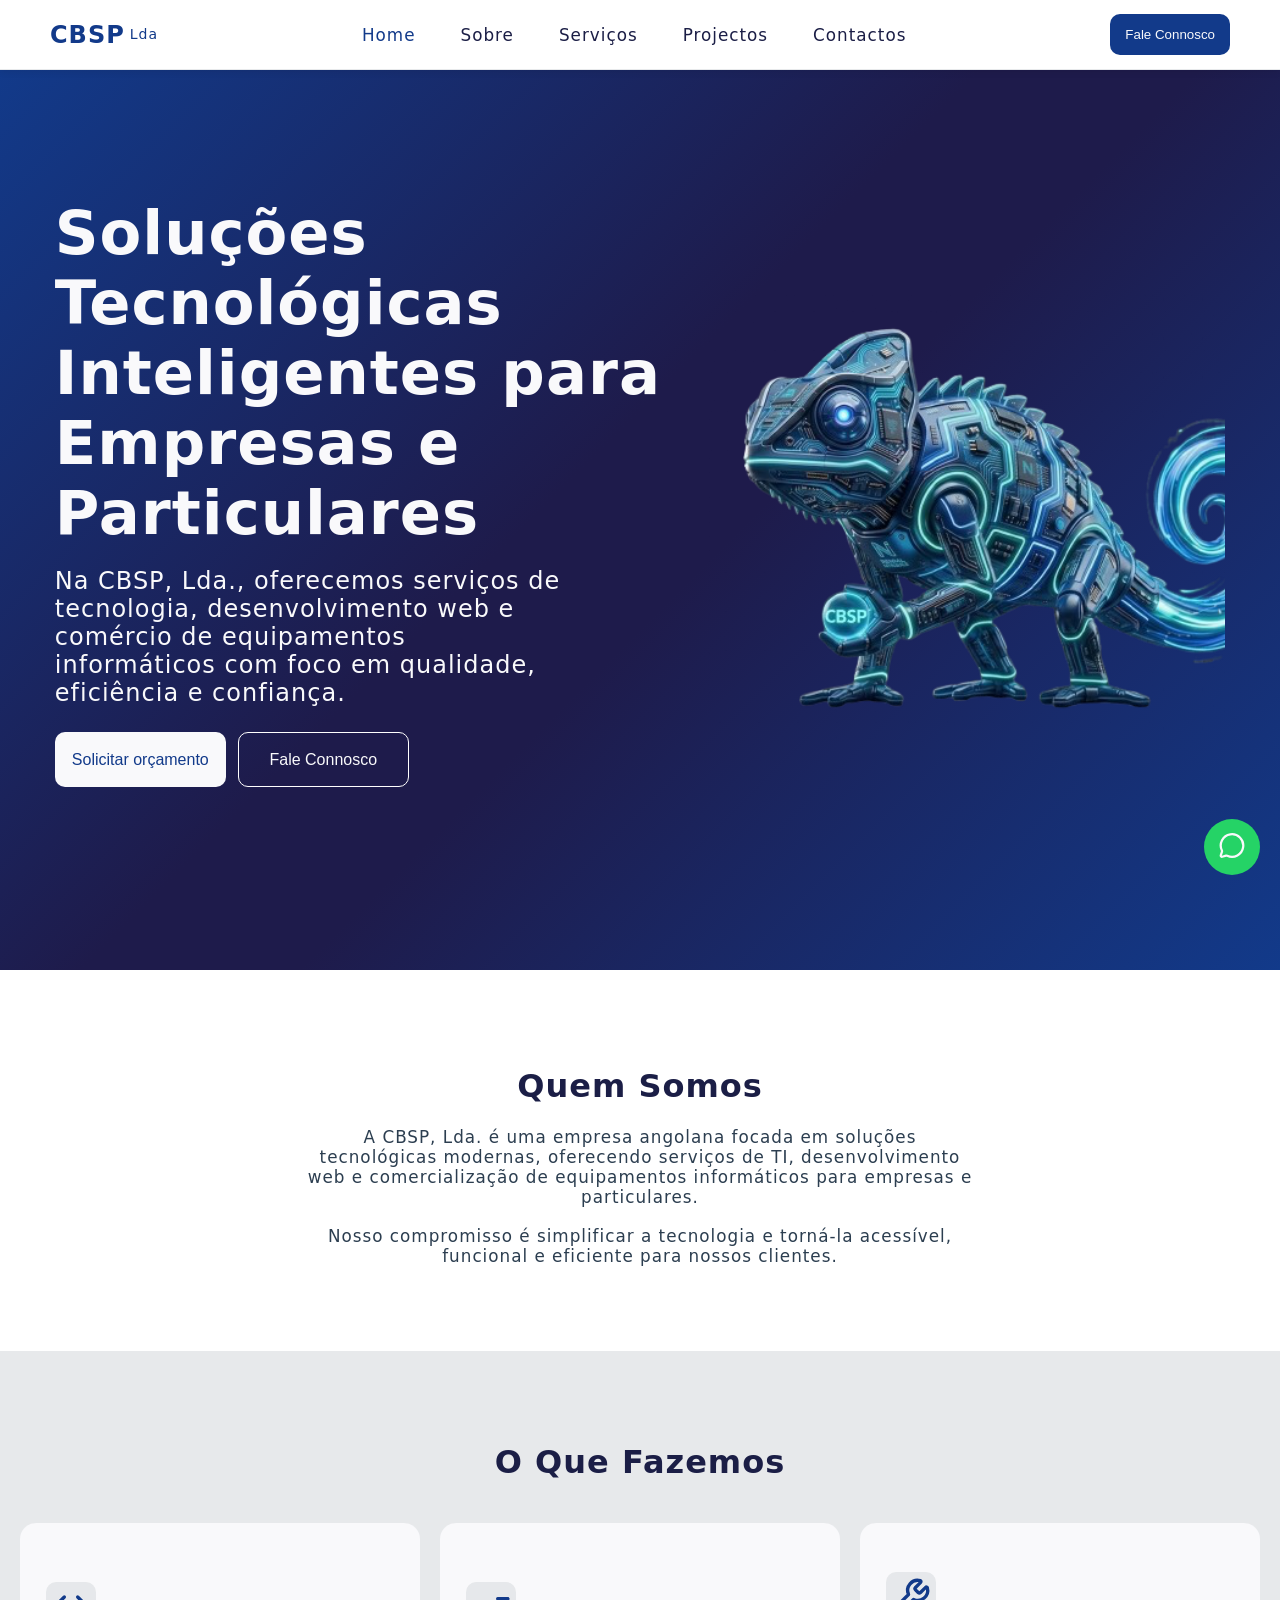
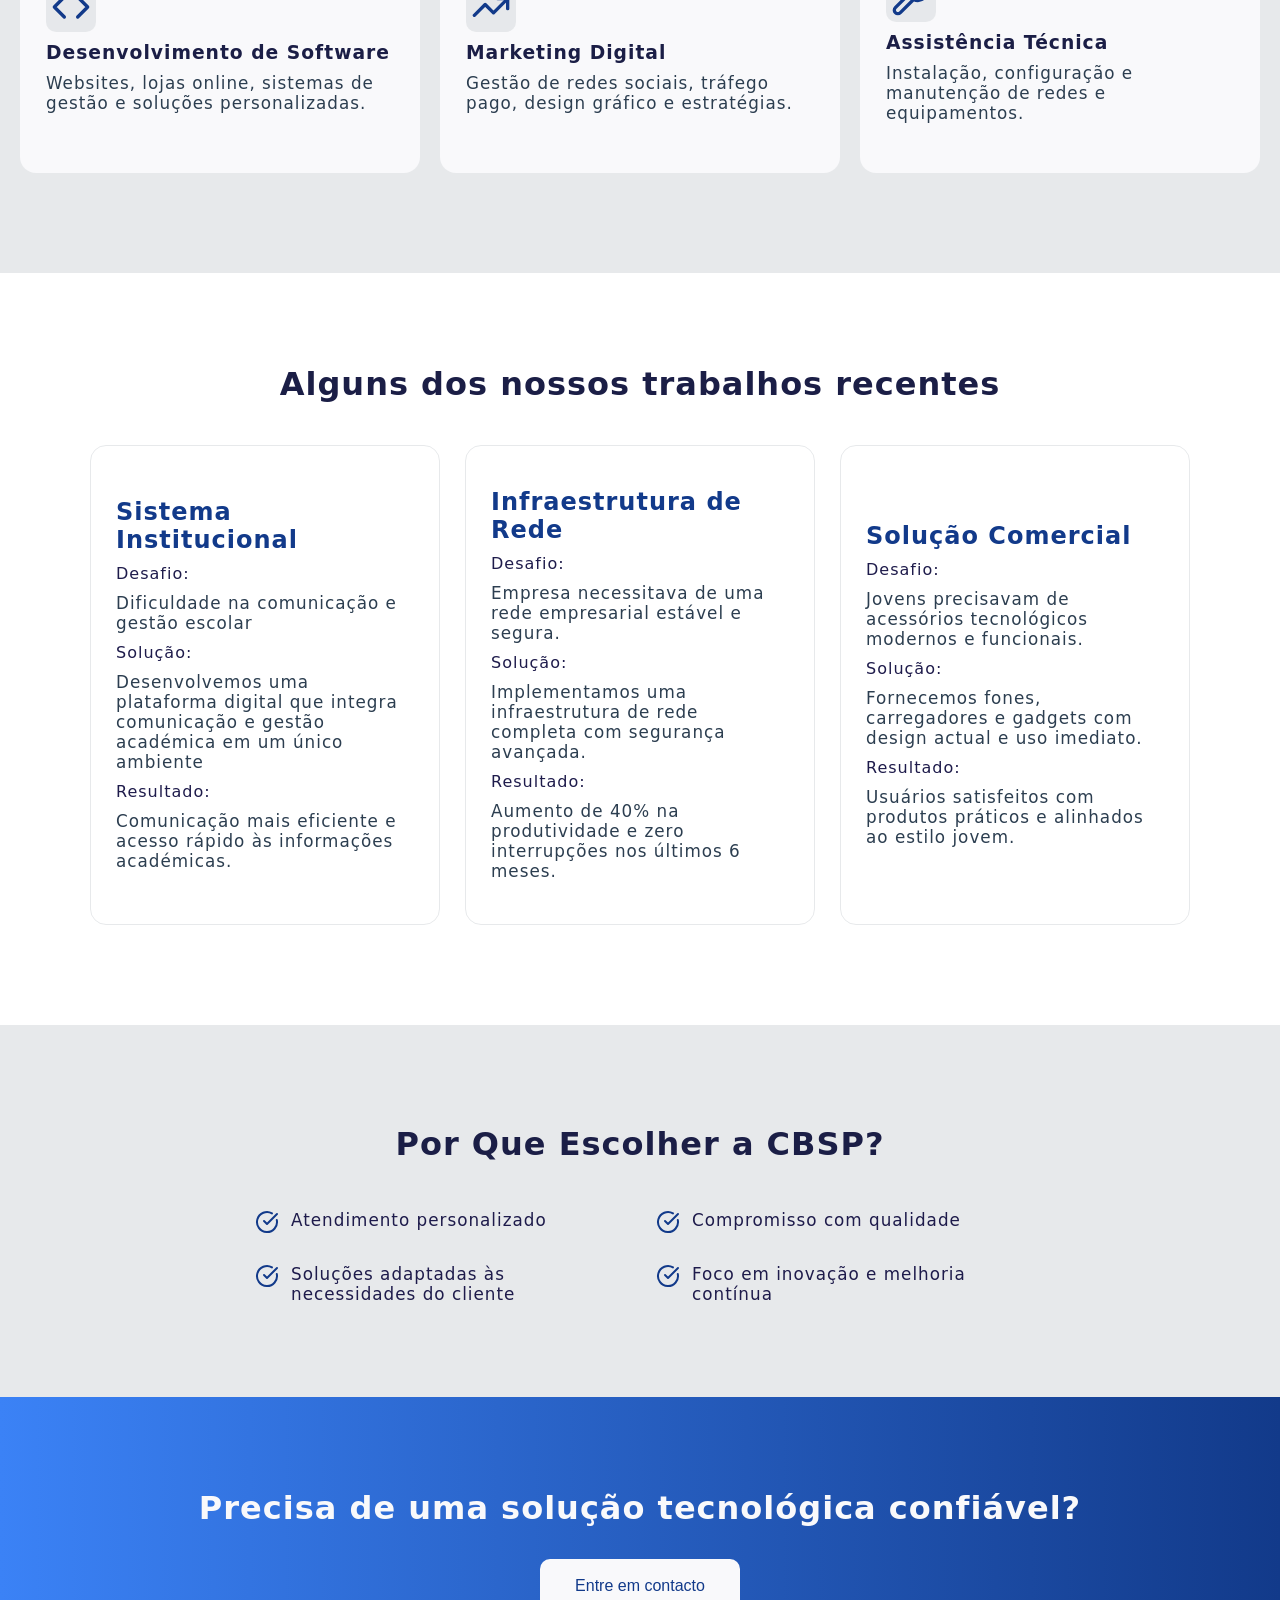
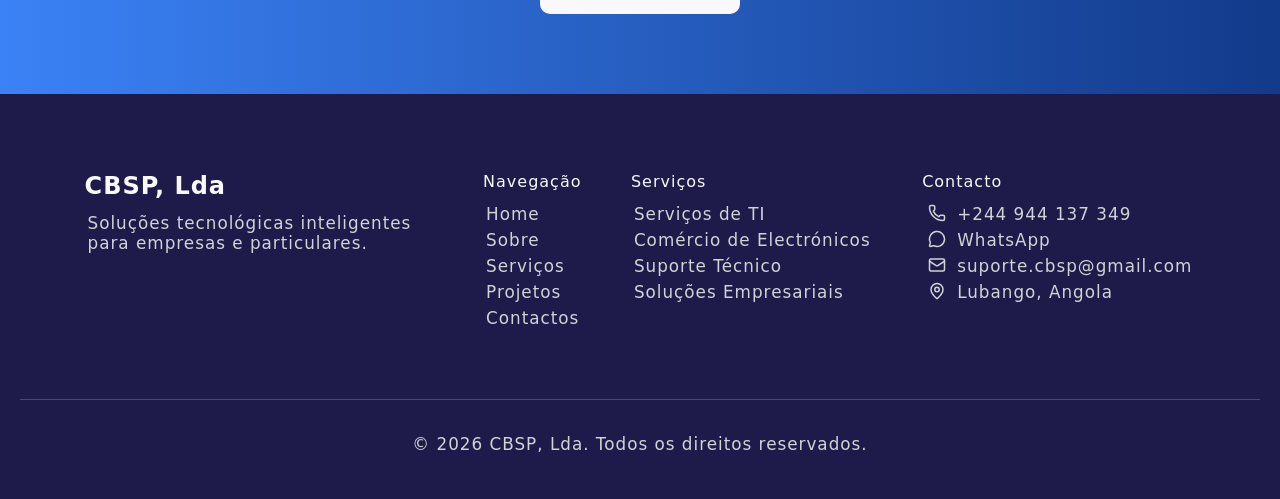
<file: index.html>
<!DOCTYPE html>
<html lang="pt-AO">

<head>
    <meta charset="UTF-8">
    <meta name="viewport" content="width=device-width, initial-scale=1.0">
    <title>CBSP WEBSITE</title>
    <link rel="stylesheet" href="assets/css/main.css">
    <link rel="stylesheet" href="assets/css/tokens.css">
    <link rel="stylesheet" href="assets/css/home.css">
    <script src="assets/js/main.js" defer></script>
    <style>
        @media screen and (max-width: 768px) {
            
            #visited {
                background-color: var(--MutedB);
            }
    
            #visited a {
                color: var(--Primary);
            }
        }
        @media screen and (min-width: 768px) {
            
          
    
            #visited a {
                color: var(--Primary);
                font-weight: var(--weight-bd);
            }
        }
    </style>
</head>

<body>
    <header class="header">

        <nav class="nav-bar">
            <div class="logo-btn">
                <div class="logo">
                    <a href="index.html">
                        <h3>CBSP</h3> <span>Lda</span>
                    </a>
                </div>
                <button class="btn-menu" id="btn-open-menu">
                    <div></div>
                    <div></div>
                    <div></div>
                </button>
            </div>
            <ul class="nav-list">
                <li class="nav-item" id="visited"><a href="index.html" class="nav-link">Home</a></li>
                <li class="nav-item"><a href="about.html" class="nav-link">Sobre</a></li>
                <li class="nav-item"><a href="services.html" class="nav-link">Serviços</a></li>
                <li class="nav-item"><a href="projects.html" class="nav-link">Projectos</a></li>
                <li class="nav-item"><a href="contacts.html" class="nav-link">Contactos</a></li>
                <li class="nav-item" id="talk-to-us"><a href="contacts.html" class="nav-link">Fale Connosco</a></li>
            </ul>
            <button class="btn-talk-to-us">
                <a href="contacts.html" class="nav-link">Fale Connosco</a>
            </button>
        </nav>
    </header>
    <div class="overlay"></div>

    <main class="main">
        <section id="hero-section">
            <div class="hero-contents">
                <div class="logo-img">
                    <img src="assets/images/hero/logo.png" alt="" loading="lazy">
                </div>
                <div class="text-inform">
                    <h1>Soluções Tecnológicas Inteligentes para Empresas e Particulares</h1> <br>
                    <p>Na CBSP, Lda., oferecemos serviços de tecnologia, desenvolvimento web e comércio de equipamentos
                        informáticos com foco em qualidade, eficiência e confiança.</p>
                    <div class="btn-contacts">
                        <button id="require-budget"><a href="contacts.html#formulario">Solicitar orçamento</a></button>
                        <button id="talk-to-us-btn"><a href="contacts.html">Fale Connosco</a></button>
                    </div>
                </div>
                <div class="mascote-img">
                    <img src="assets/images/hero/mascote.PNG" alt="chameleon-mascote" loading="lazy">
                </div>
            </div>
        </section>
        <section class="who-are-we">
            <h2>Quem Somos</h2>
            <p>A CBSP, Lda. é uma empresa angolana focada em soluções tecnológicas modernas, oferecendo serviços de TI,
                desenvolvimento web e comercialização de equipamentos informáticos para empresas e particulares.
            </p>
            <br>
            <p>Nosso compromisso é simplificar a tecnologia e torná-la acessível, funcional e eficiente para nossos
                clientes.</p>
        </section>
        <section class="what-we-do">
            <h2>O Que Fazemos</h2>

            <div class="services-card-area">
                <div class="cards">
                    <div class="icon-area">
                        <svg xmlns="http://www.w3.org/2000/svg" width="24" height="24" viewBox="0 0 24 24" fill="none"
                            stroke="currentColor" stroke-width="2" stroke-linecap="round" stroke-linejoin="round"
                            class="icone">
                            <path d="m16 18 6-6-6-6" />
                            <path d="m8 6-6 6 6 6" />
                        </svg>
                    </div>
                    <div class="desc-area">
                        <h3>Desenvolvimento de Software</h3>
                        <p>Websites, lojas online, sistemas de gestão e soluções personalizadas.</p>
                    </div>
                </div>
                <div class="cards">
                    <div class="icon-area">
                        <svg xmlns="http://www.w3.org/2000/svg" width="24" height="24" viewBox="0 0 24 24" fill="none"
                            stroke="currentColor" stroke-width="2" stroke-linecap="round" stroke-linejoin="round"
                            class="lucide lucide-trending-up-icon lucide-trending-up">
                            <path d="M16 7h6v6" />
                            <path d="m22 7-8.5 8.5-5-5L2 17" />
                        </svg>
                    </div>
                    <div class="desc-area">
                        <h3>Marketing Digital</h3>
                        <p>Gestão de redes sociais, tráfego pago, design gráfico e estratégias.</p>
                    </div>
                </div>
                <div class="cards">
                    <div class="icon-area">
                        <svg xmlns="http://www.w3.org/2000/svg" width="24" height="24" viewBox="0 0 24 24" fill="none"
                            stroke="currentColor" stroke-width="2" stroke-linecap="round" stroke-linejoin="round"
                            class="lucide lucide-wrench-icon lucide-wrench">
                            <path
                                d="M14.7 6.3a1 1 0 0 0 0 1.4l1.6 1.6a1 1 0 0 0 1.4 0l3.106-3.105c.32-.322.863-.22.983.218a6 6 0 0 1-8.259 7.057l-7.91 7.91a1 1 0 0 1-2.999-3l7.91-7.91a6 6 0 0 1 7.057-8.259c.438.12.54.662.219.984z" />
                        </svg>
                    </div>
                    <div class="desc-area">
                        <h3>Assistência Técnica</h3>
                        <p>Instalação, configuração e manutenção de redes e equipamentos.</p>
                    </div>
                </div>
            </div>
        </section>
        <section class="recently-projects">
            <h2>Alguns dos nossos trabalhos recentes</h2>

            <div class="projects-card-area">
                <div class="project-cards">
                    <h3>Sistema Institucional</h3>
                    <h4>Desafio:</h4>
                    <p>Dificuldade na comunicação e gestão escolar</p>
                    <h4>Solução:</h4>
                    <p>Desenvolvemos uma plataforma digital que integra comunicação e gestão académica em um único ambiente</p>
                    <h4>Resultado:</h4>
                    <p>Comunicação mais eficiente e acesso rápido às informações académicas.</p>
                  
                </div>
                <div class="project-cards">
                    <h3>Infraestrutura de Rede</h3>
                    <h4>Desafio:</h4>
                    <p>Empresa necessitava de uma rede empresarial estável e segura.</p>
                    <h4>Solução:</h4>
                    <p>Implementamos uma infraestrutura de rede completa com segurança avançada.</p>
                    <h4>Resultado:</h4>
                    <p>Aumento de 40% na produtividade e zero interrupções nos últimos 6 meses.</p>
                 
                </div>
                <div class="project-cards">
                    <h3>Solução Comercial</h3>
                    <h4>Desafio:</h4>
                    <p>Jovens precisavam de acessórios tecnológicos modernos e funcionais.</p>
                    <h4>Solução:</h4>
                    <p>Fornecemos fones, carregadores e gadgets com design actual e uso imediato.</p>
                    <h4>Resultado:</h4>
                    <p>Usuários satisfeitos com produtos práticos e alinhados ao estilo jovem. </p>
                    
                </div>
            </div>
        </section>
        <section class="why-choose-us">
            <h2>Por Que Escolher a CBSP?</h2>
            <div class="reason-points-divs">
                <div>
                    <svg xmlns="http://www.w3.org/2000/svg" width="24" height="24" viewBox="0 0 24 24" fill="none"
                        stroke="currentColor" stroke-width="2" stroke-linecap="round" stroke-linejoin="round"
                        class="lucide lucide-circle-check-big-icon lucide-circle-check-big">
                        <path d="M21.801 10A10 10 0 1 1 17 3.335" />
                        <path d="m9 11 3 3L22 4" />
                    </svg>
                    <p>
                        Atendimento personalizado
                    </p>
                </div>
                <div>
                    <svg xmlns="http://www.w3.org/2000/svg" width="24" height="24" viewBox="0 0 24 24" fill="none"
                        stroke="currentColor" stroke-width="2" stroke-linecap="round" stroke-linejoin="round"
                        class="lucide lucide-circle-check-big-icon lucide-circle-check-big">
                        <path d="M21.801 10A10 10 0 1 1 17 3.335" />
                        <path d="m9 11 3 3L22 4" />
                    </svg>
                    <p>
                        Compromisso com qualidade
                    </p>
                </div>
            </div>
            <div class="reason-points-divs">
                <div>
                    <svg xmlns="http://www.w3.org/2000/svg" width="24" height="24" viewBox="0 0 24 24" fill="none"
                        stroke="currentColor" stroke-width="2" stroke-linecap="round" stroke-linejoin="round"
                        class="lucide lucide-circle-check-big-icon lucide-circle-check-big">
                        <path d="M21.801 10A10 10 0 1 1 17 3.335" />
                        <path d="m9 11 3 3L22 4" />
                    </svg>
                    <p> Soluções adaptadas às necessidades do cliente </p>
                </div>
                <div>
                     <svg xmlns="http://www.w3.org/2000/svg" width="24" height="24" viewBox="0 0 24 24" fill="none"
                        stroke="currentColor" stroke-width="2" stroke-linecap="round" stroke-linejoin="round"
                        class="lucide lucide-circle-check-big-icon lucide-circle-check-big">
                        <path d="M21.801 10A10 10 0 1 1 17 3.335" />
                        <path d="m9 11 3 3L22 4" />
                    </svg>
                    <p>
                        Foco em inovação e melhoria contínua
                    </p>
                </div>
            </div>
        </section>
        <section class="contact-section">
            <h2>Precisa de uma solução tecnológica confiável?</h2>
            <button><a href="contacts.html">Entre em contacto</a></button>
        </section>

        <!--FOOTER SECTION-->
        <footer class="footer">
            <div class="footer-info">
                <div class="name-slogan">
                    <h2>CBSP, Lda</h2>
                    <p>Soluções tecnológicas inteligentes para empresas e particulares.</p>
                </div>
                <div>
                    <h4>Navegação</h4>
                    <p><a href="index.html">Home</a></p>
                    <p><a href="about.html">Sobre</a></p>
                    <p><a href="services.html">Serviços</a></p>
                    <p><a href="projects.html">Projetos</a></p>
                    <p><a href="contacts.html">Contactos</a></p>
                </div>
                <div>
                    <h4>Serviços</h4>
                    <p>Serviços de TI</p>
                    <p>Comércio de Electrónicos</p>
                    <p>Suporte Técnico</p>
                    <p>Soluções Empresariais</p>
                </div>
                <div id="contact-div">
                    <h4>Contacto</h4>
                    <p>
                        <svg xmlns="http://www.w3.org/2000/svg" width="24" height="24" viewBox="0 0 24 24" fill="none"
                            stroke="currentColor" stroke-width="2" stroke-linecap="round" stroke-linejoin="round"
                            class="lucide lucide-phone-icon lucide-phone">
                            <path
                                d="M13.832 16.568a1 1 0 0 0 1.213-.303l.355-.465A2 2 0 0 1 17 15h3a2 2 0 0 1 2 2v3a2 2 0 0 1-2 2A18 18 0 0 1 2 4a2 2 0 0 1 2-2h3a2 2 0 0 1 2 2v3a2 2 0 0 1-.8 1.6l-.468.351a1 1 0 0 0-.292 1.233 14 14 0 0 0 6.392 6.384" />
                        </svg>
                        <a href="tel:+244944137349">+244 944 137 349</a>
                    </p>
                    <p>
                        <svg xmlns="http://www.w3.org/2000/svg" width="24" height="24" viewBox="0 0 24 24" fill="none"
                            stroke="currentColor" stroke-width="2" stroke-linecap="round" stroke-linejoin="round"
                            class="lucide lucide-message-circle-icon lucide-message-circle">
                            <path
                                d="M2.992 16.342a2 2 0 0 1 .094 1.167l-1.065 3.29a1 1 0 0 0 1.236 1.168l3.413-.998a2 2 0 0 1 1.099.092 10 10 0 1 0-4.777-4.719" />
                        </svg>
                        <a href="https://wa.me/244944137349?text=Olá,%20vi%20o%20vosso%20site%20e%20gostaria%20de%20solicitar%20um%20orçamento%20para%20um%20sistema%20ou%20serviço." target="_blank">WhatsApp</a>
                    </p>
                    <p>
                        <svg xmlns="http://www.w3.org/2000/svg" width="24" height="24" viewBox="0 0 24 24" fill="none"
                            stroke="currentColor" stroke-width="2" stroke-linecap="round" stroke-linejoin="round"
                            class="lucide lucide-mail-icon lucide-mail">
                            <path d="m22 7-8.991 5.727a2 2 0 0 1-2.009 0L2 7" />
                            <rect x="2" y="4" width="20" height="16" rx="2" />
                        </svg>
                        <a href="mailto:suporte.cbsp@gmail.com?subject=Pedido%20de%20Orçamento&body=Olá,%20encontrei%20o%20site%20da%20CBSP%20e%20gostaria%20de%20solicitar%20um%20orçamento%20para%20um%20sistema%20ou%20serviço.">suporte.cbsp@gmail.com</a>
                    </p>
                    <p>
                        <svg xmlns="http://www.w3.org/2000/svg" width="24" height="24" viewBox="0 0 24 24" fill="none"
                            stroke="currentColor" stroke-width="2" stroke-linecap="round" stroke-linejoin="round"
                            class="lucide lucide-map-pin-icon lucide-map-pin">
                            <path
                                d="M20 10c0 4.993-5.539 10.193-7.399 11.799a1 1 0 0 1-1.202 0C9.539 20.193 4 14.993 4 10a8 8 0 0 1 16 0" />
                            <circle cx="12" cy="10" r="3" />
                        </svg>
                        <a href="javascript:void(0)">Lubango, Angola</a>
                    </p>
                </div>
            </div>

            <div class="signature">
                <p>&copy; 2026 CBSP, Lda. Todos os direitos reservados.</p>
            </div>
        </footer>
    </main>
   <button class="whatsapp-button">
        <a href="https://wa.me/244944137349?text=Olá,%20vi%20o%20vosso%20site%20e%20gostaria%20de%20solicitar%20um%20orçamento%20para%20um%20sistema%20ou%20serviço." target="_blank">
            <svg xmlns="http://www.w3.org/2000/svg" width="24" height="24" viewBox="0 0 24 24" fill="none"
                stroke="currentColor" stroke-width="2" stroke-linecap="round" stroke-linejoin="round"
                class="lucide lucide-message-circle-icon lucide-message-circle">
                <path
                    d="M2.992 16.342a2 2 0 0 1 .094 1.167l-1.065 3.29a1 1 0 0 0 1.236 1.168l3.413-.998a2 2 0 0 1 1.099.092 10 10 0 1 0-4.777-4.719" />
            </svg>
        </a>
    </button>

</body>

</html>
</file>
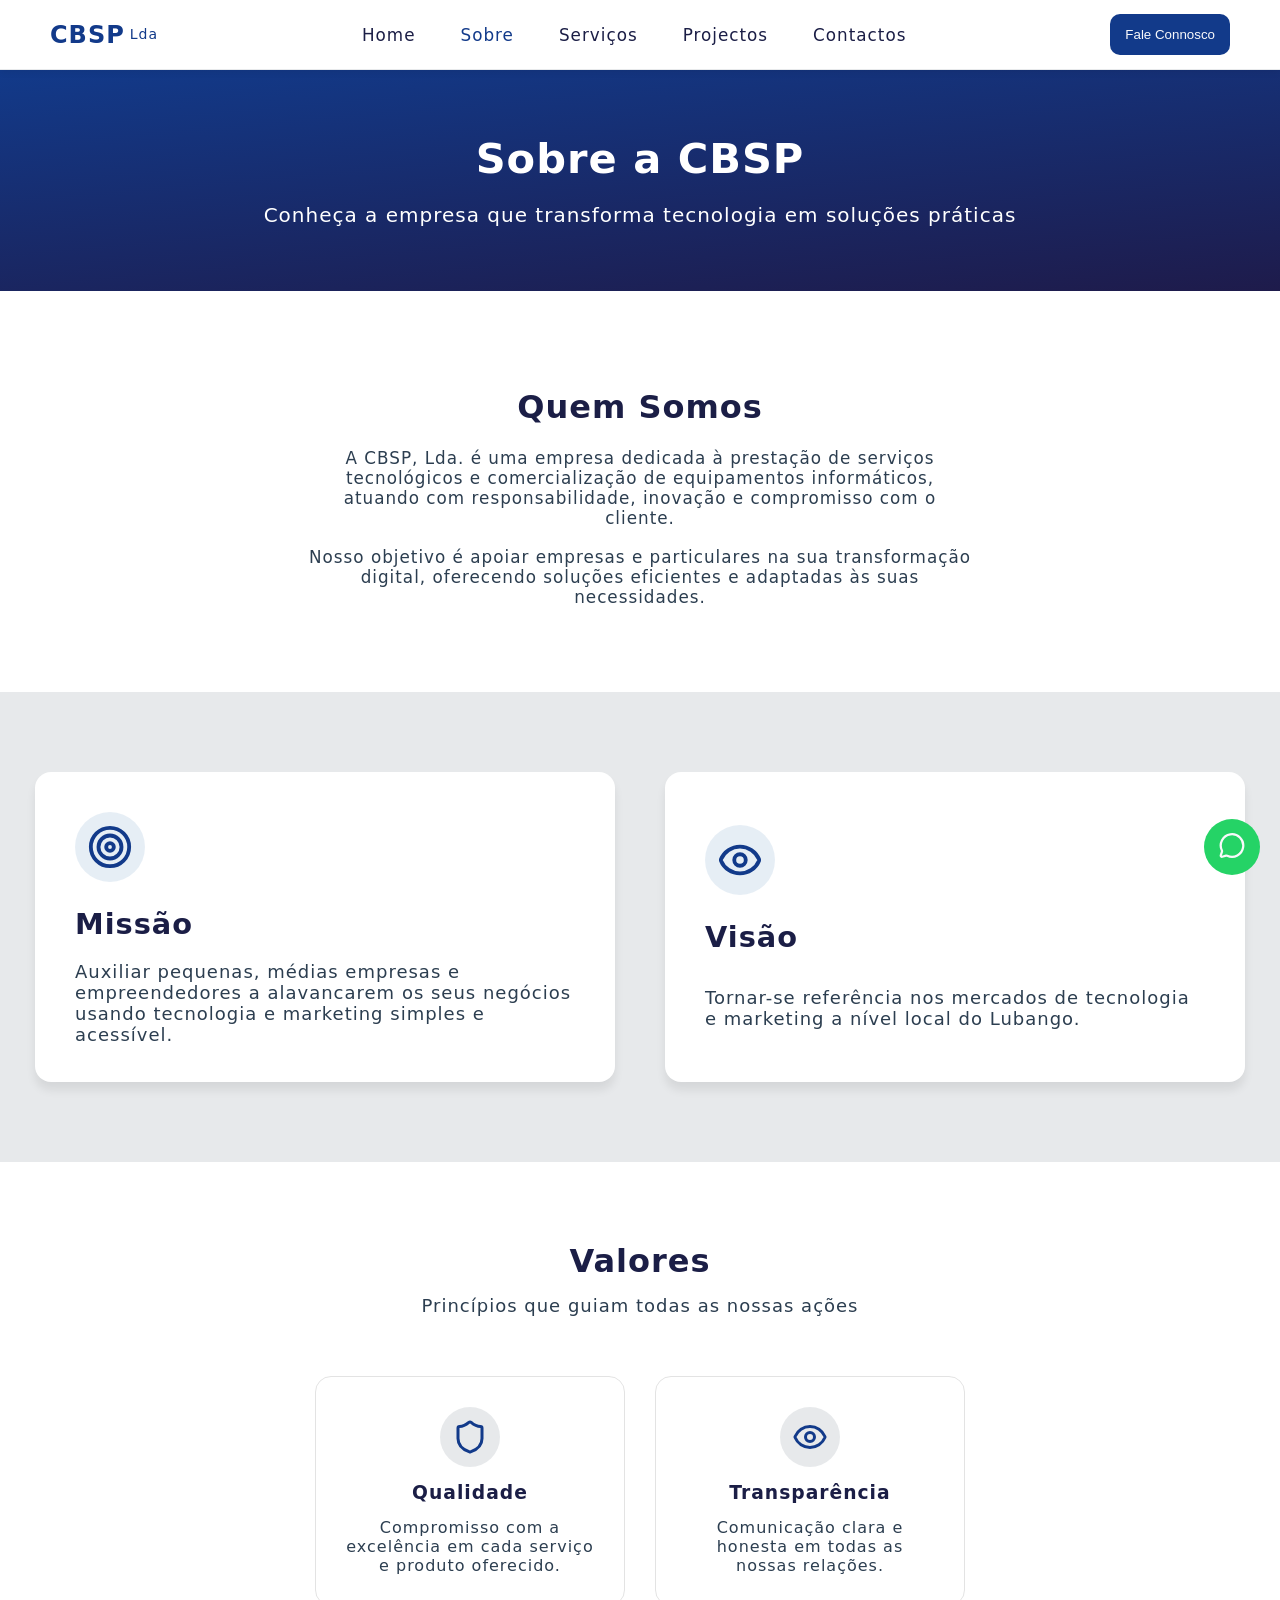
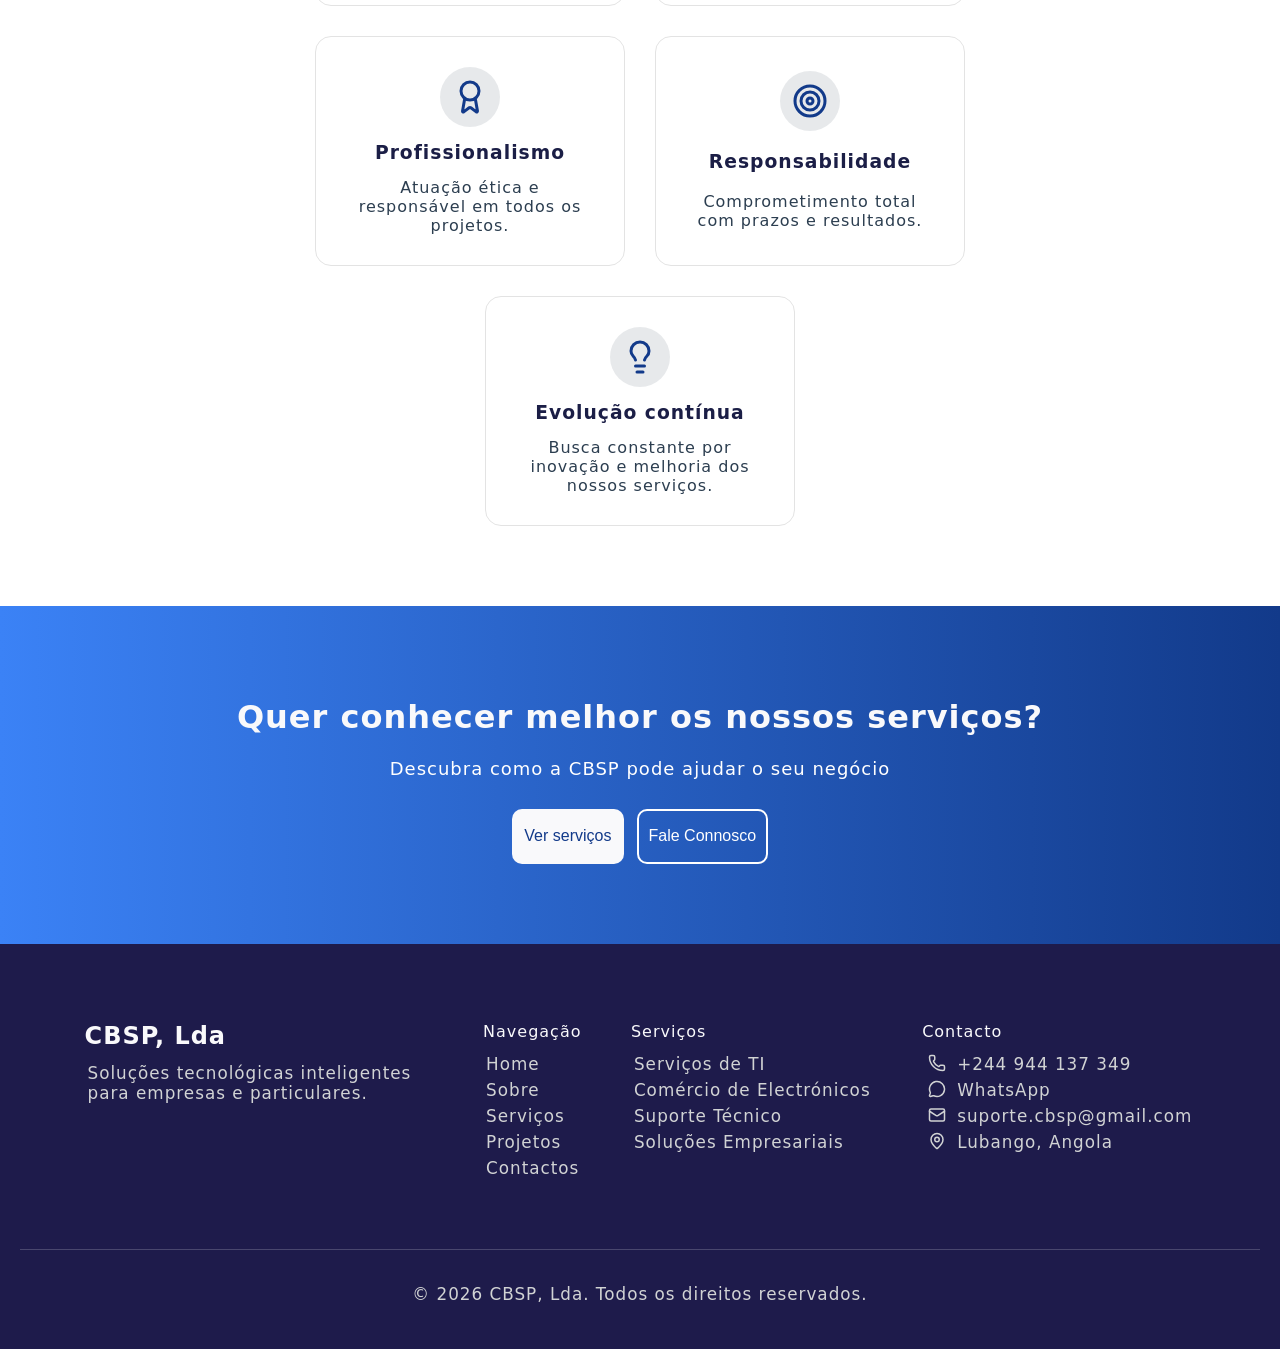
<file: about.html>
<!DOCTYPE html>
<html lang="pt-AO">

<head>
    <meta charset="UTF-8">
    <meta name="viewport" content="width=device-width, initial-scale=1.0">
    <title>CBSP WEBSITE</title>
    <link rel="stylesheet" href="assets/css/main.css">
    <link rel="stylesheet" href="assets/css/tokens.css">
    <link rel="stylesheet" href="assets/css/home.css">
    <link rel="stylesheet" href="assets/css/about.css">
    <script src="assets/js/main.js" defer></script>

    <style>
        @media screen and (max-width: 768px) {

            #visited {
                background-color: var(--MutedB);
            }

            #visited a {
                color: var(--Primary);
            }
        }

        @media screen and (min-width: 768px) {



            #visited a {
                color: var(--Primary);
                font-weight: var(--weight-bd);
            }
        }
    </style>
</head>

<body>
    <header class="header">
        <nav class="nav-bar">
            <div class="logo-btn">
                <div class="logo">
                     <a href="index.html">
                        <h3>CBSP</h3> <span>Lda</span>
                    </a>
                </div>
                <button class="btn-menu" id="btn-open-menu">
                    <div></div>
                    <div></div>
                    <div></div>
                </button>
            </div>
            <ul class="nav-list">
                <li class="nav-item"><a href="index.html" class="nav-link">Home</a></li>
                <li class="nav-item" id="visited"><a href="about.html" class="nav-link">Sobre</a></li>
                <li class="nav-item"><a href="services.html" class="nav-link">Serviços</a></li>
                <li class="nav-item"><a href="projects.html" class="nav-link">Projectos</a></li>
                <li class="nav-item"><a href="contacts.html" class="nav-link">Contactos</a></li>
                <li class="nav-item" id="talk-to-us"><a href="contacts.html" class="nav-link">Fale Connosco</a></li>
            </ul>
            <button class="btn-talk-to-us">
                <a href="contacts.html" class="nav-link">Fale Connosco</a>
            </button>
        </nav>
    </header>
    <div class="overlay"></div>

    <main class="main">
        <section class="up-section">
            <h1>Sobre a CBSP</h1>
            <p>Conheça a empresa que transforma tecnologia em soluções práticas</p>
        </section>
        <section class="who-are-we">
            <h2>Quem Somos</h2>
            <p>A CBSP, Lda. é uma empresa dedicada à prestação de serviços tecnológicos e comercialização de
                equipamentos informáticos, atuando com responsabilidade, inovação e compromisso com o cliente.
            </p>
            <br>
            <p>Nosso objetivo é apoiar empresas e particulares na sua transformação digital, oferecendo soluções
                eficientes e adaptadas às suas necessidades.
            </p>
        </section>
        <section class="mission-vision">
            <div class="mission-vision-cards">
                <div class="img-title-card">
                    <div class="svg-box">
                        <svg xmlns="http://www.w3.org/2000/svg" width="24" height="24" viewBox="0 0 24 24" fill="none"
                            stroke="currentColor" stroke-width="2" stroke-linecap="round" stroke-linejoin="round"
                            class="lucide lucide-target-icon lucide-target">
                            <circle cx="12" cy="12" r="10" />
                            <circle cx="12" cy="12" r="6" />
                            <circle cx="12" cy="12" r="2" />
                        </svg>
                    </div>

                    <h2>Missão</h2>
                </div>
                <div class="desc-mission-vision">
                    <p>Auxiliar pequenas, médias empresas e empreendedores a alavancarem os seus negócios usando
                        tecnologia e marketing simples e acessível.</p>
                </div>
            </div>
            <div class="mission-vision-cards">
                <div class="img-title-card">
                    <div class="svg-box">
                        <svg xmlns="http://www.w3.org/2000/svg" width="24" height="24" viewBox="0 0 24 24" fill="none"
                            stroke="currentColor" stroke-width="2" stroke-linecap="round" stroke-linejoin="round"
                            class="lucide lucide-eye-icon lucide-eye">
                            <path
                                d="M2.062 12.348a1 1 0 0 1 0-.696 10.75 10.75 0 0 1 19.876 0 1 1 0 0 1 0 .696 10.75 10.75 0 0 1-19.876 0" />
                            <circle cx="12" cy="12" r="3" />
                        </svg>
                    </div>

                    <h2>Visão</h2>
                </div>
                <div class="desc-mission-vision">
                    <p>Tornar-se referência nos mercados de tecnologia e marketing a nível local do Lubango.</p>
                </div>
            </div>
        </section>
        
        <section class="values-section">
            <div class="title-values">
                <h2>Valores</h2>
                <p>Princípios que guiam todas as nossas ações</p>
            </div>
            <div class="cards-value">
                <div class="card">
                    <div class="svg-box">
                        <svg xmlns="http://www.w3.org/2000/svg" width="24" height="24" viewBox="0 0 24 24" fill="none"
                            stroke="currentColor" stroke-width="2" stroke-linecap="round" stroke-linejoin="round"
                            class="lucide lucide-shield-icon lucide-shield">
                            <path
                                d="M20 13c0 5-3.5 7.5-7.66 8.95a1 1 0 0 1-.67-.01C7.5 20.5 4 18 4 13V6a1 1 0 0 1 1-1c2 0 4.5-1.2 6.24-2.72a1.17 1.17 0 0 1 1.52 0C14.51 3.81 17 5 19 5a1 1 0 0 1 1 1z" />
                        </svg>

                    </div>
                    <h3>Qualidade</h3>
                    <p>Compromisso com a excelência em cada serviço e produto oferecido.</p>
                </div>
                <div class="card">
                    <div class="svg-box">
                        <svg xmlns="http://www.w3.org/2000/svg" width="24" height="24" viewBox="0 0 24 24" fill="none"
                            stroke="currentColor" stroke-width="2" stroke-linecap="round" stroke-linejoin="round"
                            class="lucide lucide-eye-icon lucide-eye">
                            <path
                                d="M2.062 12.348a1 1 0 0 1 0-.696 10.75 10.75 0 0 1 19.876 0 1 1 0 0 1 0 .696 10.75 10.75 0 0 1-19.876 0" />
                            <circle cx="12" cy="12" r="3" />
                        </svg>

                    </div>
                    <h3>Transparência</h3>
                    <p>Comunicação clara e honesta em todas as nossas relações.</p>
                </div>
                <div class="card">
                    <div class="svg-box">
                        <svg xmlns="http://www.w3.org/2000/svg" width="24" height="24" viewBox="0 0 24 24" fill="none"
                            stroke="currentColor" stroke-width="2" stroke-linecap="round" stroke-linejoin="round"
                            class="lucide lucide-award-icon lucide-award">
                            <path
                                d="m15.477 12.89 1.515 8.526a.5.5 0 0 1-.81.47l-3.58-2.687a1 1 0 0 0-1.197 0l-3.586 2.686a.5.5 0 0 1-.81-.469l1.514-8.526" />
                            <circle cx="12" cy="8" r="6" />
                        </svg>

                    </div>
                    <h3>Profissionalismo</h3>
                    <p>Atuação ética e responsável em todos os projetos.</p>
                </div>
                <div class="card">
                    <div class="svg-box">
                        <svg xmlns="http://www.w3.org/2000/svg" width="24" height="24" viewBox="0 0 24 24" fill="none"
                            stroke="currentColor" stroke-width="2" stroke-linecap="round" stroke-linejoin="round"
                            class="lucide lucide-target-icon lucide-target">
                            <circle cx="12" cy="12" r="10" />
                            <circle cx="12" cy="12" r="6" />
                            <circle cx="12" cy="12" r="2" />
                        </svg>

                    </div>
                    <h3>Responsabilidade</h3>
                    <p>Comprometimento total com prazos e resultados.</p>
                </div>
                <div class="card">
                    <div class="svg-box">
                        <svg xmlns="http://www.w3.org/2000/svg" width="24" height="24" viewBox="0 0 24 24" fill="none"
                            stroke="currentColor" stroke-width="2" stroke-linecap="round" stroke-linejoin="round"
                            class="lucide lucide-lightbulb-icon lucide-lightbulb">
                            <path
                                d="M15 14c.2-1 .7-1.7 1.5-2.5 1-.9 1.5-2.2 1.5-3.5A6 6 0 0 0 6 8c0 1 .2 2.2 1.5 3.5.7.7 1.3 1.5 1.5 2.5" />
                            <path d="M9 18h6" />
                            <path d="M10 22h4" />
                        </svg>

                    </div>
                    <h3>Evolução contínua</h3>
                    <p>Busca constante por inovação e melhoria dos nossos serviços.</p>
                </div>
            </div>
        </section>

        <section class="contact-section">
            <div class="text">
                <h2>Quer conhecer melhor os nossos serviços?</h2>
                <p>Descubra como a CBSP pode ajudar o seu negócio</p>
            </div>
            <div class="contact-section-btns">
                <button><a href="services.html">Ver serviços</a></button>
                <button><a href="contacts.html">Fale Connosco</a></button>
            </div>
        </section>

        <!--FOOTER SECTION-->
      <footer class="footer">
            <div class="footer-info">
                <div class="name-slogan">
                    <h2>CBSP, Lda</h2>
                    <p>Soluções tecnológicas inteligentes para empresas e particulares.</p>
                </div>
                <div>
                    <h4>Navegação</h4>
                    <p><a href="index.html">Home</a></p>
                    <p><a href="about.html">Sobre</a></p>
                    <p><a href="services.html">Serviços</a></p>
                    <p><a href="projects.html">Projetos</a></p>
                    <p><a href="contacts.html">Contactos</a></p>
                </div>
                <div>
                    <h4>Serviços</h4>
                    <p>Serviços de TI</p>
                    <p>Comércio de Electrónicos</p>
                    <p>Suporte Técnico</p>
                    <p>Soluções Empresariais</p>
                </div>
                <div id="contact-div">
                    <h4>Contacto</h4>
                    <p>
                        <svg xmlns="http://www.w3.org/2000/svg" width="24" height="24" viewBox="0 0 24 24" fill="none"
                            stroke="currentColor" stroke-width="2" stroke-linecap="round" stroke-linejoin="round"
                            class="lucide lucide-phone-icon lucide-phone">
                            <path
                                d="M13.832 16.568a1 1 0 0 0 1.213-.303l.355-.465A2 2 0 0 1 17 15h3a2 2 0 0 1 2 2v3a2 2 0 0 1-2 2A18 18 0 0 1 2 4a2 2 0 0 1 2-2h3a2 2 0 0 1 2 2v3a2 2 0 0 1-.8 1.6l-.468.351a1 1 0 0 0-.292 1.233 14 14 0 0 0 6.392 6.384" />
                        </svg>
                        <a href="tel:+244944137349">+244 944 137 349</a>
                    </p>
                    <p>
                        <svg xmlns="http://www.w3.org/2000/svg" width="24" height="24" viewBox="0 0 24 24" fill="none"
                            stroke="currentColor" stroke-width="2" stroke-linecap="round" stroke-linejoin="round"
                            class="lucide lucide-message-circle-icon lucide-message-circle">
                            <path
                                d="M2.992 16.342a2 2 0 0 1 .094 1.167l-1.065 3.29a1 1 0 0 0 1.236 1.168l3.413-.998a2 2 0 0 1 1.099.092 10 10 0 1 0-4.777-4.719" />
                        </svg>
                        <a href="https://wa.me/244944137349?text=Olá,%20vi%20o%20vosso%20site%20e%20gostaria%20de%20solicitar%20um%20orçamento%20para%20um%20sistema%20ou%20serviço." target="_blank">WhatsApp</a>
                    </p>
                    <p>
                        <svg xmlns="http://www.w3.org/2000/svg" width="24" height="24" viewBox="0 0 24 24" fill="none"
                            stroke="currentColor" stroke-width="2" stroke-linecap="round" stroke-linejoin="round"
                            class="lucide lucide-mail-icon lucide-mail">
                            <path d="m22 7-8.991 5.727a2 2 0 0 1-2.009 0L2 7" />
                            <rect x="2" y="4" width="20" height="16" rx="2" />
                        </svg>
                        <a href="mailto:suporte.cbsp@gmail.com?subject=Pedido%20de%20Orçamento&body=Olá,%20encontrei%20o%20site%20da%20CBSP%20e%20gostaria%20de%20solicitar%20um%20orçamento%20para%20um%20sistema%20ou%20serviço.">suporte.cbsp@gmail.com</a>
                    </p>
                    <p>
                        <svg xmlns="http://www.w3.org/2000/svg" width="24" height="24" viewBox="0 0 24 24" fill="none"
                            stroke="currentColor" stroke-width="2" stroke-linecap="round" stroke-linejoin="round"
                            class="lucide lucide-map-pin-icon lucide-map-pin">
                            <path
                                d="M20 10c0 4.993-5.539 10.193-7.399 11.799a1 1 0 0 1-1.202 0C9.539 20.193 4 14.993 4 10a8 8 0 0 1 16 0" />
                            <circle cx="12" cy="10" r="3" />
                        </svg>
                        <a href="javascript:void(0)">Lubango, Angola</a>
                    </p>
                </div>
            </div>

            <div class="signature">
                <p>&copy; 2026 CBSP, Lda. Todos os direitos reservados.</p>
            </div>
        </footer>
    </main>


    <button class="whatsapp-button">
        <a href="https://wa.me/244944137349?text=Olá,%20vi%20o%20vosso%20site%20e%20gostaria%20de%20solicitar%20um%20orçamento%20para%20um%20sistema%20ou%20serviço." target="_blank">
            <svg xmlns="http://www.w3.org/2000/svg" width="24" height="24" viewBox="0 0 24 24" fill="none"
                stroke="currentColor" stroke-width="2" stroke-linecap="round" stroke-linejoin="round"
                class="lucide lucide-message-circle-icon lucide-message-circle">
                <path
                    d="M2.992 16.342a2 2 0 0 1 .094 1.167l-1.065 3.29a1 1 0 0 0 1.236 1.168l3.413-.998a2 2 0 0 1 1.099.092 10 10 0 1 0-4.777-4.719" />
            </svg>
        </a>
    </button>
</body>

</html>
</file>
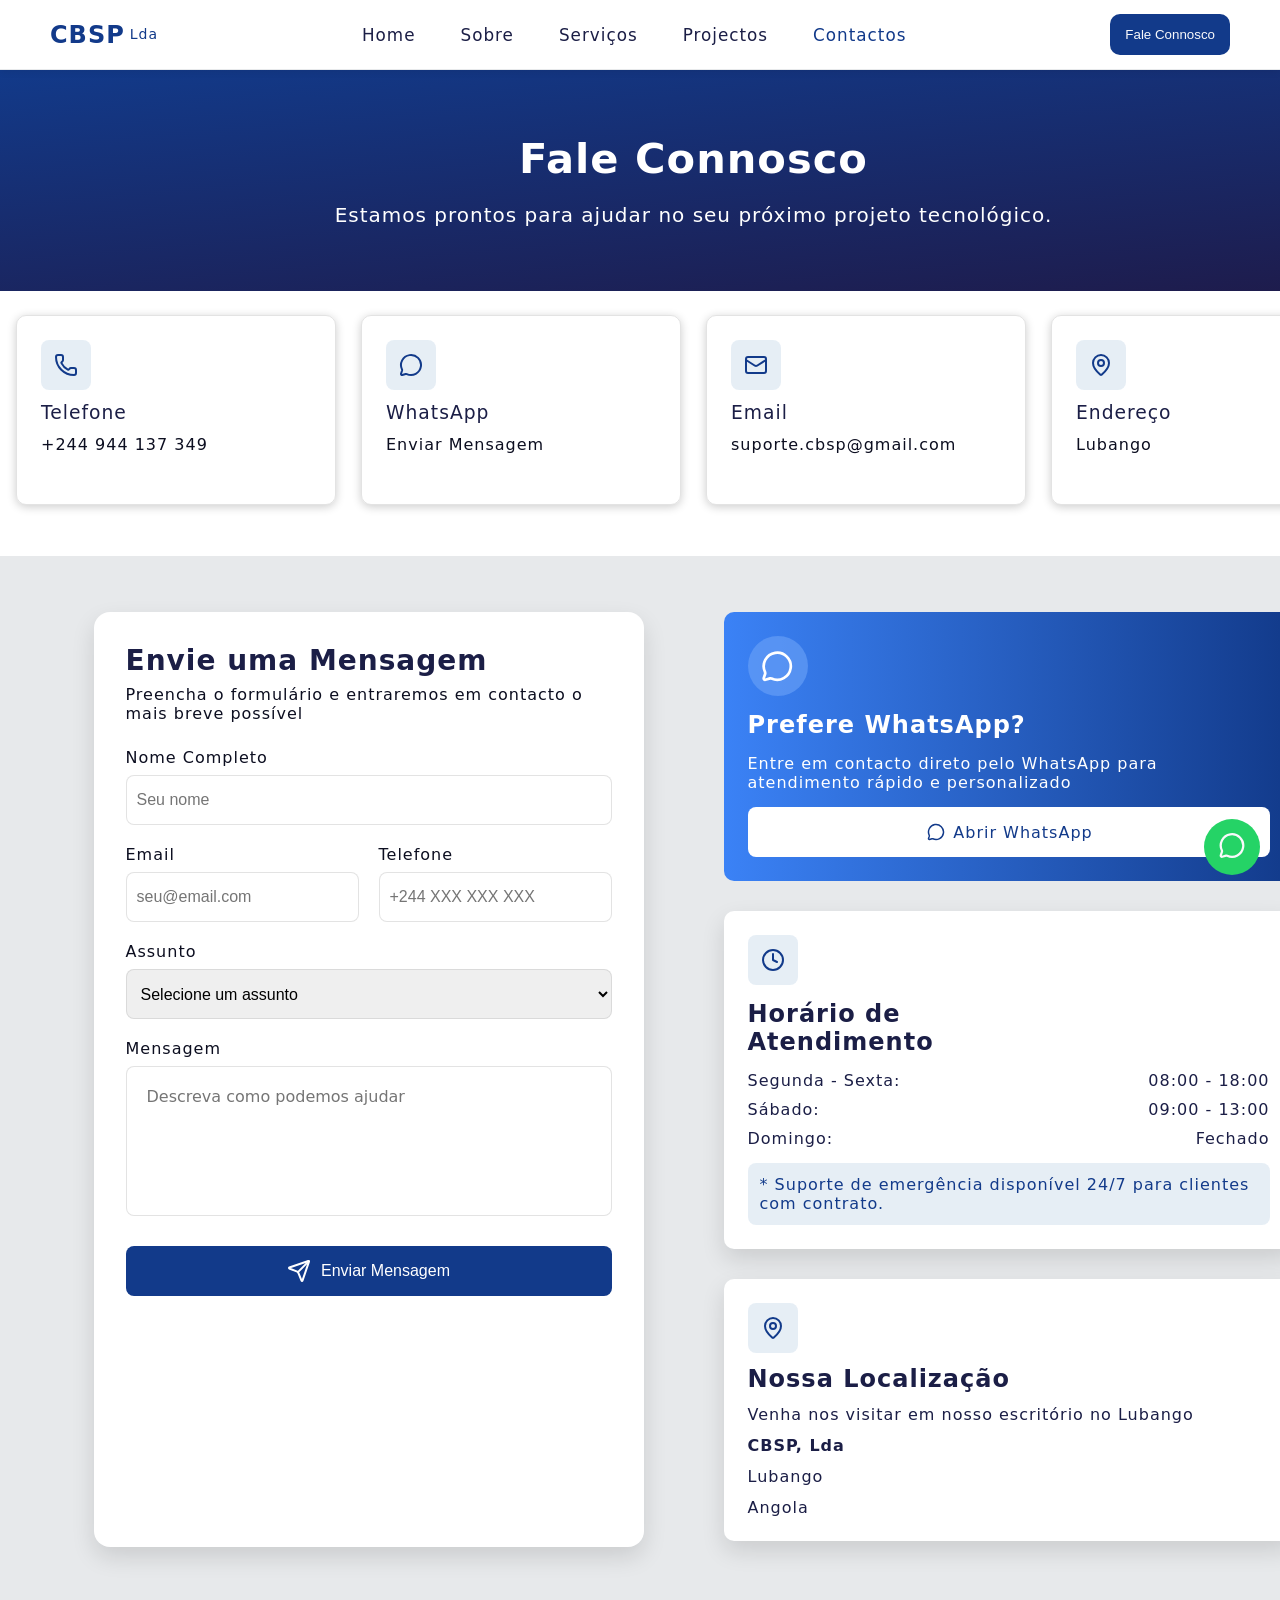
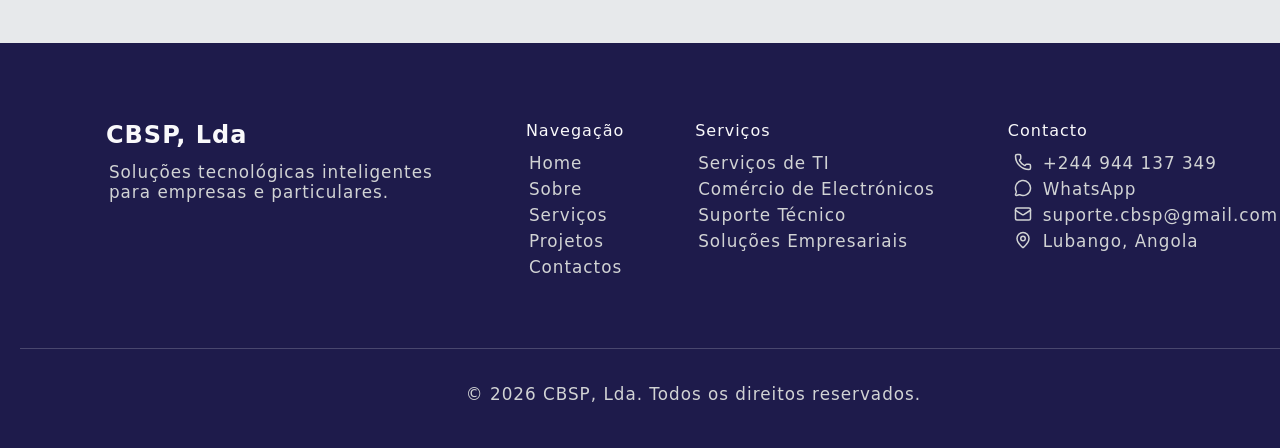
<file: contacts.html>
<!DOCTYPE html>
<html lang="pt-AO">

<head>
    <meta charset="UTF-8">
    <meta name="viewport" content="width=device-width, initial-scale=1.0">
    <title>CBSP WEBSITE</title>
    <link rel="stylesheet" href="assets/css/main.css">
    <link rel="stylesheet" href="assets/css/tokens.css">
    <link rel="stylesheet" href="assets/css/about.css">
    <link rel="stylesheet" href="assets/css/contact.css">
    <script src="assets/js/main.js" defer></script>

    <style>
        @media screen and (max-width: 768px) {

            #visited {
                background-color: var(--MutedB);
            }

            #visited a {
                color: var(--Primary);
            }
        }

        @media screen and (min-width: 768px) {



            #visited a {
                color: var(--Primary);
                font-weight: var(--weight-bd);
            }
        }
    </style>
</head>

<body>
    <header class="header">
        <nav class="nav-bar">
            <div class="logo-btn">
                <div class="logo">
                     <a href="index.html">
                        <h3>CBSP</h3> <span>Lda</span>
                    </a>
                </div>
                <button class="btn-menu" id="btn-open-menu">
                    <div></div>
                    <div></div>
                    <div></div>
                </button>
            </div>
            <ul class="nav-list">
                <li class="nav-item"><a href="index.html" class="nav-link">Home</a></li>
                <li class="nav-item"><a href="about.html" class="nav-link">Sobre</a></li>
                <li class="nav-item"><a href="services.html" class="nav-link">Serviços</a></li>
                <li class="nav-item"><a href="projects.html" class="nav-link">Projectos</a></li>
                <li class="nav-item" id="visited"><a href="contacts.html" class="nav-link">Contactos</a></li>
                <li class="nav-item" id="talk-to-us"><a href="contacts.html" class="nav-link">Fale Connosco</a></li>
            </ul>
            <button class="btn-talk-to-us">
                <a href="contacts.html" class="nav-link">Fale Connosco</a>
            </button>
        </nav>
    </header>
    <div class="overlay"></div>

    <main class="main">
        <section class="up-section">
            <h1>Fale Connosco</h1>
            <p>Estamos prontos para ajudar no seu próximo projeto tecnológico.</p>
        </section>
        <section class="contacts-info">
            <div class="contact-cards">
                <div class="contact-card">
                    <div class="icon-box">
                        <svg xmlns="http://www.w3.org/2000/svg" width="24" height="24" viewBox="0 0 24 24" fill="none"
                            stroke="currentColor" stroke-width="2" stroke-linecap="round" stroke-linejoin="round"
                            class="lucide lucide-phone-icon lucide-phone">
                            <path
                                d="M13.832 16.568a1 1 0 0 0 1.213-.303l.355-.465A2 2 0 0 1 17 15h3a2 2 0 0 1 2 2v3a2 2 0 0 1-2 2A18 18 0 0 1 2 4a2 2 0 0 1 2-2h3a2 2 0 0 1 2 2v3a2 2 0 0 1-.8 1.6l-.468.351a1 1 0 0 0-.292 1.233 14 14 0 0 0 6.392 6.384" />
                        </svg>

                    </div>
                    <h3>Telefone</h3>
                    <p><a href="tel:+244944137349">+244 944 137 349</a></p>
                </div>
                <div class="contact-card">
                    <div class="icon-box">
                        <svg xmlns="http://www.w3.org/2000/svg" width="24" height="24" viewBox="0 0 24 24" fill="none"
                            stroke="currentColor" stroke-width="2" stroke-linecap="round" stroke-linejoin="round"
                            class="lucide lucide-message-circle-icon lucide-message-circle">
                            <path
                                d="M2.992 16.342a2 2 0 0 1 .094 1.167l-1.065 3.29a1 1 0 0 0 1.236 1.168l3.413-.998a2 2 0 0 1 1.099.092 10 10 0 1 0-4.777-4.719" />
                        </svg>

                    </div>
                    <h3>WhatsApp</h3>
                    <p><a href="https://wa.me/244944137349?text=Olá,%20vi%20o%20vosso%20site%20e%20gostaria%20de%20solicitar%20um%20orçamento%20para%20um%20sistema%20ou%20serviço." target="_blank">Enviar Mensagem</a></p>
                </div>
                <div class="contact-card">
                    <div class="icon-box">
                        <svg xmlns="http://www.w3.org/2000/svg" width="24" height="24" viewBox="0 0 24 24" fill="none"
                            stroke="currentColor" stroke-width="2" stroke-linecap="round" stroke-linejoin="round"
                            class="lucide lucide-mail-icon lucide-mail">
                            <path d="m22 7-8.991 5.727a2 2 0 0 1-2.009 0L2 7" />
                            <rect x="2" y="4" width="20" height="16" rx="2" />
                        </svg>

                    </div>
                    <h3>Email</h3>
                    <p><a href="mailto:suporte.cbsp@gmail.com?subject=Pedido%20de%20Orçamento&body=Olá,%20encontrei%20o%20site%20da%20CBSP%20e%20gostaria%20de%20solicitar%20um%20orçamento%20para%20um%20sistema%20ou%20serviço.">suporte.cbsp@gmail.com</a></p>
                </div>
                <div class="contact-card">
                    <div class="icon-box">
                        <svg xmlns="http://www.w3.org/2000/svg" width="24" height="24" viewBox="0 0 24 24" fill="none"
                            stroke="currentColor" stroke-width="2" stroke-linecap="round" stroke-linejoin="round"
                            class="lucide lucide-map-pin-icon lucide-map-pin">
                            <path
                                d="M20 10c0 4.993-5.539 10.193-7.399 11.799a1 1 0 0 1-1.202 0C9.539 20.193 4 14.993 4 10a8 8 0 0 1 16 0" />
                            <circle cx="12" cy="10" r="3" />
                        </svg>

                    </div>
                    <h3>Endereço</h3>
                    <p><a href="javascript:void(0)">Lubango</a></p>
                </div>
            </div>
        </section>
        <section class="interactive-area">
            <div class="form-area">
                <div class="header-form">
                    <h2>Envie uma Mensagem</h2>
                    <p>Preencha o formulário e entraremos em contacto o mais breve possível</p>
                </div>
                <form action="https://formsubmit.co/suporte.cbsp@gmail.com" method="post" class="form" id="formulario">
                    <div class="input-box">
                        <label for="name">Nome Completo</label>
                        <input type="text" placeholder="Seu nome" id="name" name="nome" required>
                    </div>
                    <div class="email-telephone">
                        <div class="input-box">
                            <label for="email">Email</label>
                            <input type="text" placeholder="seu@email.com" id="email" name="email" required>
                        </div>
                        <div class="input-box">
                            <label for="telephone">Telefone</label>
                            <input type="text" placeholder="+244 XXX XXX XXX" id="telephone" name="telephone" required>
                        </div>
                    </div>
                    <div class="input-box">
                        <label for="subject">Assunto</label>
                        <select name="assunto" id="subject">
                            <option value="" selected>Selecione um assunto</option>
                            <option value="">Serviços de TI</option>
                            <option value="">Comércio de Equipamentos</option>
                            <option value="">Suporte Técnico</option>
                            <option value="">Outro</option>
                        </select>
                    </div>
                    <div class="input-box">
                        <label for="message">Mensagem</label>
                        <textarea name="message" id="message" placeholder="Descreva como podemos ajudar"></textarea>
                    </div>
                    <div class="input-box">
                        <button type="submit" class="btn-submit-form">
                            <svg xmlns="http://www.w3.org/2000/svg" width="24" height="24" viewBox="0 0 24 24"
                                fill="none" stroke="currentColor" stroke-width="2" stroke-linecap="round"
                                stroke-linejoin="round" class="lucide lucide-send-icon lucide-send">
                                <path
                                    d="M14.536 21.686a.5.5 0 0 0 .937-.024l6.5-19a.496.496 0 0 0-.635-.635l-19 6.5a.5.5 0 0 0-.024.937l7.93 3.18a2 2 0 0 1 1.112 1.11z" />
                                <path d="m21.854 2.147-10.94 10.939" />
                            </svg>
                            <p>Enviar Mensagem</p>
                        </button>
                    </div>
                </form>
            </div>
            <div class="non-form-area">
                <div class="zap-area">
                    <div class="zap-icon">
                        <svg xmlns="http://www.w3.org/2000/svg" width="24" height="24" viewBox="0 0 24 24" fill="none"
                            stroke="currentColor" stroke-width="2" stroke-linecap="round" stroke-linejoin="round"
                            class="lucide lucide-message-circle-icon lucide-message-circle">
                            <path
                                d="M2.992 16.342a2 2 0 0 1 .094 1.167l-1.065 3.29a1 1 0 0 0 1.236 1.168l3.413-.998a2 2 0 0 1 1.099.092 10 10 0 1 0-4.777-4.719" />
                        </svg>

                    </div>
                    <h3>Prefere WhatsApp?</h3>
                    <p>Entre em contacto direto pelo WhatsApp para atendimento rápido e personalizado</p>
                    <a href="https://wa.me/244944137349?text=Olá,%20vi%20o%20vosso%20site%20e%20gostaria%20de%20solicitar%20um%20orçamento%20para%20um%20sistema%20ou%20serviço." target="_blank" class="btn-open-zap">
                        <svg xmlns="http://www.w3.org/2000/svg" width="24" height="24" viewBox="0 0 24 24" fill="none"
                            stroke="currentColor" stroke-width="2" stroke-linecap="round" stroke-linejoin="round"
                            class="lucide lucide-message-circle-icon lucide-message-circle">
                            <path
                                d="M2.992 16.342a2 2 0 0 1 .094 1.167l-1.065 3.29a1 1 0 0 0 1.236 1.168l3.413-.998a2 2 0 0 1 1.099.092 10 10 0 1 0-4.777-4.719" />
                        </svg>
                        <p>Abrir WhatsApp</p>
                    </a>
                </div>
                <div class="assistance-schedule">
                    <div class="icon-box">
                        <svg xmlns="http://www.w3.org/2000/svg" width="24" height="24" viewBox="0 0 24 24" fill="none"
                            stroke="currentColor" stroke-width="2" stroke-linecap="round" stroke-linejoin="round"
                            class="lucide lucide-clock-icon lucide-clock">
                            <circle cx="12" cy="12" r="10" />
                            <path d="M12 6v6l4 2" />
                        </svg>

                    </div>
                    <h3>Horário de Atendimento</h3>
                    <div class="timetable">
                        <div>
                            <p>Segunda - Sexta:</p>
                            <p>08:00 - 18:00</p>
                        </div>
                        <div>
                            <p>Sábado:</p>
                            <p>09:00 - 13:00</p>
                        </div>
                        <div>
                            <p>Domingo:</p>
                            <p>Fechado</p>
                        </div>
                    </div>
                    <div class="note-info">
                        <p>* Suporte de emergência disponível 24/7 para clientes com contrato.</p>
                    </div>
                </div>
                <div class="our-location">
                    <div class="icon-box">
                        <svg xmlns="http://www.w3.org/2000/svg" width="24" height="24" viewBox="0 0 24 24" fill="none"
                            stroke="currentColor" stroke-width="2" stroke-linecap="round" stroke-linejoin="round"
                            class="lucide lucide-map-pin-icon lucide-map-pin">
                            <path
                                d="M20 10c0 4.993-5.539 10.193-7.399 11.799a1 1 0 0 1-1.202 0C9.539 20.193 4 14.993 4 10a8 8 0 0 1 16 0" />
                            <circle cx="12" cy="10" r="3" />
                        </svg>
                    </div>
                    <h3>Nossa Localização</h3>
                    <p>Venha nos visitar em nosso escritório no Lubango</p>
                    <p><strong>CBSP, Lda</strong></p>
                    <p>Lubango</p>
                    <p>Angola</p>
                </div>
            </div>
        </section>


        <!--FOOTER SECTION-->
         <footer class="footer">
            <div class="footer-info">
                <div class="name-slogan">
                    <h2>CBSP, Lda</h2>
                    <p>Soluções tecnológicas inteligentes para empresas e particulares.</p>
                </div>
                <div>
                    <h4>Navegação</h4>
                    <p><a href="index.html">Home</a></p>
                    <p><a href="about.html">Sobre</a></p>
                    <p><a href="services.html">Serviços</a></p>
                    <p><a href="projects.html">Projetos</a></p>
                    <p><a href="contacts.html">Contactos</a></p>
                </div>
                <div>
                    <h4>Serviços</h4>
                    <p>Serviços de TI</p>
                    <p>Comércio de Electrónicos</p>
                    <p>Suporte Técnico</p>
                    <p>Soluções Empresariais</p>
                </div>
                <div id="contact-div">
                    <h4>Contacto</h4>
                    <p>
                        <svg xmlns="http://www.w3.org/2000/svg" width="24" height="24" viewBox="0 0 24 24" fill="none"
                            stroke="currentColor" stroke-width="2" stroke-linecap="round" stroke-linejoin="round"
                            class="lucide lucide-phone-icon lucide-phone">
                            <path
                                d="M13.832 16.568a1 1 0 0 0 1.213-.303l.355-.465A2 2 0 0 1 17 15h3a2 2 0 0 1 2 2v3a2 2 0 0 1-2 2A18 18 0 0 1 2 4a2 2 0 0 1 2-2h3a2 2 0 0 1 2 2v3a2 2 0 0 1-.8 1.6l-.468.351a1 1 0 0 0-.292 1.233 14 14 0 0 0 6.392 6.384" />
                        </svg>
                        <a href="tel:+244944137349">+244 944 137 349</a>
                    </p>
                    <p>
                        <svg xmlns="http://www.w3.org/2000/svg" width="24" height="24" viewBox="0 0 24 24" fill="none"
                            stroke="currentColor" stroke-width="2" stroke-linecap="round" stroke-linejoin="round"
                            class="lucide lucide-message-circle-icon lucide-message-circle">
                            <path
                                d="M2.992 16.342a2 2 0 0 1 .094 1.167l-1.065 3.29a1 1 0 0 0 1.236 1.168l3.413-.998a2 2 0 0 1 1.099.092 10 10 0 1 0-4.777-4.719" />
                        </svg>
                        <a href="https://wa.me/244944137349?text=Olá,%20vi%20o%20vosso%20site%20e%20gostaria%20de%20solicitar%20um%20orçamento%20para%20um%20sistema%20ou%20serviço." target="_blank">WhatsApp</a>
                    </p>
                    <p>
                        <svg xmlns="http://www.w3.org/2000/svg" width="24" height="24" viewBox="0 0 24 24" fill="none"
                            stroke="currentColor" stroke-width="2" stroke-linecap="round" stroke-linejoin="round"
                            class="lucide lucide-mail-icon lucide-mail">
                            <path d="m22 7-8.991 5.727a2 2 0 0 1-2.009 0L2 7" />
                            <rect x="2" y="4" width="20" height="16" rx="2" />
                        </svg>
                        <a href="mailto:suporte.cbsp@gmail.com?subject=Pedido%20de%20Orçamento&body=Olá,%20encontrei%20o%20site%20da%20CBSP%20e%20gostaria%20de%20solicitar%20um%20orçamento%20para%20um%20sistema%20ou%20serviço.">suporte.cbsp@gmail.com</a>
                    </p>
                    <p>
                        <svg xmlns="http://www.w3.org/2000/svg" width="24" height="24" viewBox="0 0 24 24" fill="none"
                            stroke="currentColor" stroke-width="2" stroke-linecap="round" stroke-linejoin="round"
                            class="lucide lucide-map-pin-icon lucide-map-pin">
                            <path
                                d="M20 10c0 4.993-5.539 10.193-7.399 11.799a1 1 0 0 1-1.202 0C9.539 20.193 4 14.993 4 10a8 8 0 0 1 16 0" />
                            <circle cx="12" cy="10" r="3" />
                        </svg>
                        <a href="javascript:void(0)">Lubango, Angola</a>
                    </p>
                </div>
            </div>

            <div class="signature">
                <p>&copy; 2026 CBSP, Lda. Todos os direitos reservados.</p>
            </div>
        </footer>
    </main>

 <button class="whatsapp-button">
        <a href="https://wa.me/244944137349?text=Olá,%20vi%20o%20vosso%20site%20e%20gostaria%20de%20solicitar%20um%20orçamento%20para%20um%20sistema%20ou%20serviço." target="_blank">
            <svg xmlns="http://www.w3.org/2000/svg" width="24" height="24" viewBox="0 0 24 24" fill="none"
                stroke="currentColor" stroke-width="2" stroke-linecap="round" stroke-linejoin="round"
                class="lucide lucide-message-circle-icon lucide-message-circle">
                <path
                    d="M2.992 16.342a2 2 0 0 1 .094 1.167l-1.065 3.29a1 1 0 0 0 1.236 1.168l3.413-.998a2 2 0 0 1 1.099.092 10 10 0 1 0-4.777-4.719" />
            </svg>
        </a>
    </button>
</body>

</html>
</file>
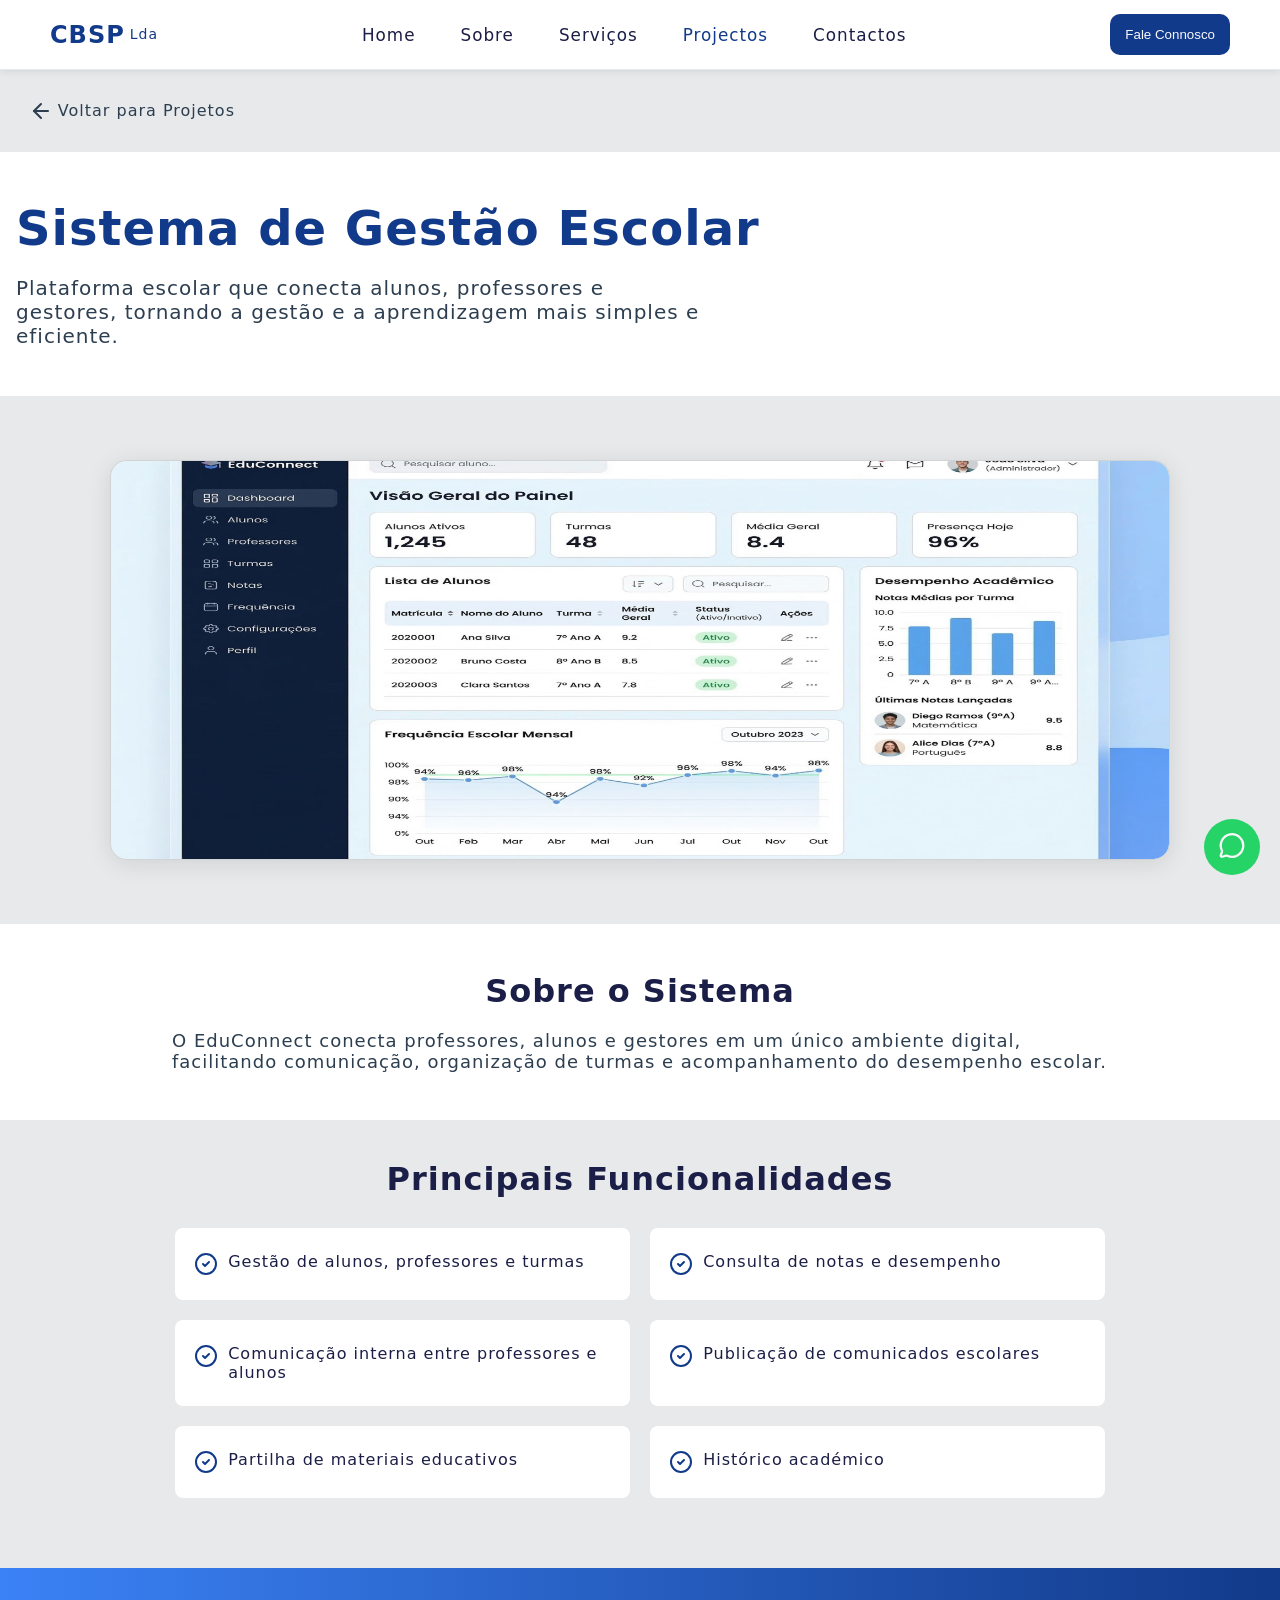
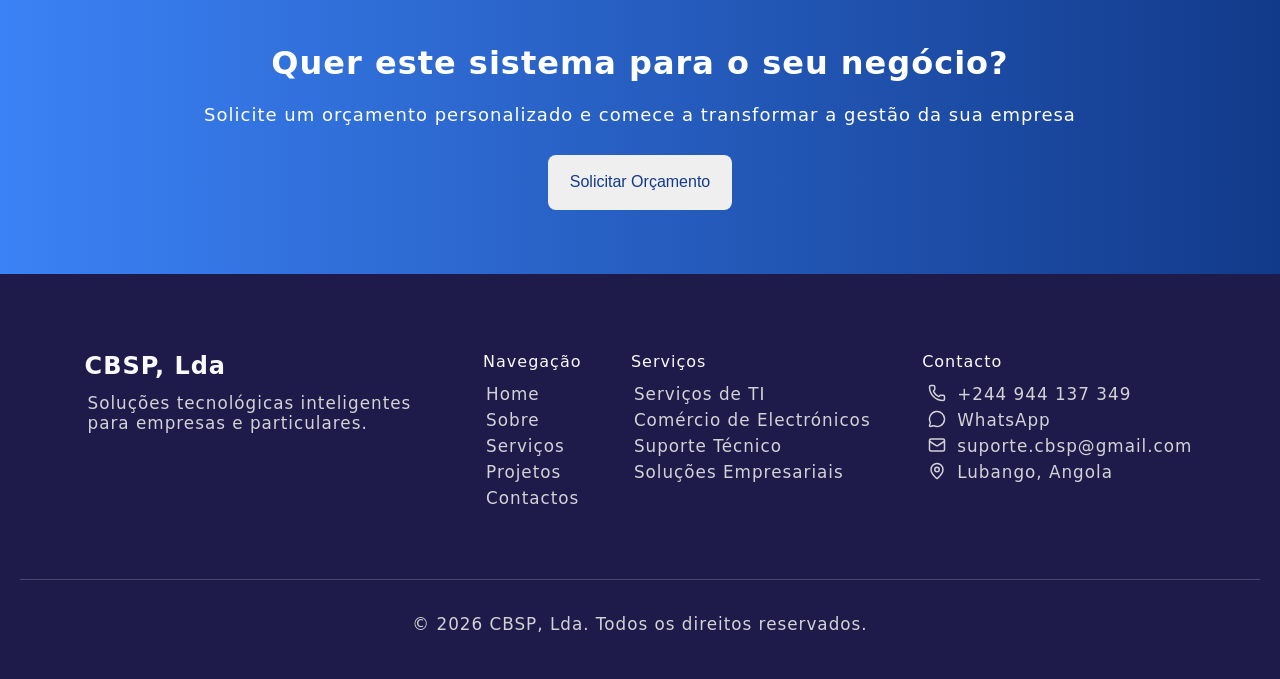
<file: educonnect.html>
<!DOCTYPE html>
<html lang="pt-AO">

<head>
    <meta charset="UTF-8">
    <meta name="viewport" content="width=device-width, initial-scale=1.0">
    <title>CBSP WEBSITE</title>
    <link rel="stylesheet" href="assets/css/main.css">
    <link rel="stylesheet" href="assets/css/tokens.css">
    <link rel="stylesheet" href="assets/css/about.css">
    <link rel="stylesheet" href="assets/css/projects.css">
    <link rel="stylesheet" href="assets/css/systems.css">
    <script src="assets/js/main.js" defer></script>

    <style>
        @media screen and (max-width: 768px) {

            #visited {
                background-color: var(--MutedB);
            }

            #visited a {
                color: var(--Primary);
            }
        }

        @media screen and (min-width: 768px) {



            #visited a {
                color: var(--Primary);
                font-weight: var(--weight-bd);
            }
        }
    </style>
</head>

<body>
    <header class="header">
        <nav class="nav-bar">
            <div class="logo-btn">
                <div class="logo">
                    <a href="index.html">
                        <h3>CBSP</h3> <span>Lda</span>
                    </a>
                </div>
                <button class="btn-menu" id="btn-open-menu">
                    <div></div>
                    <div></div>
                    <div></div>
                </button>
            </div>
            <ul class="nav-list">
                <li class="nav-item"><a href="index.html" class="nav-link">Home</a></li>
                <li class="nav-item"><a href="about.html" class="nav-link">Sobre</a></li>
                <li class="nav-item"><a href="services.html" class="nav-link">Serviços</a></li>
                <li class="nav-item" id="visited"><a href="projects.html" class="nav-link">Projectos</a></li>
                <li class="nav-item"><a href="contacts.html" class="nav-link">Contactos</a></li>
                <li class="nav-item" id="talk-to-us"><a href="contacts.html" class="nav-link">Fale Connosco</a></li>
            </ul>
            <button class="btn-talk-to-us">
                <a href="contacts.html" class="nav-link">Fale Connosco</a>
            </button>
        </nav>
    </header>
    <div class="overlay"></div>

    <main class="main">
        <section class="back-to-projects-link">
            <a href="projects.html">
                <svg xmlns="http://www.w3.org/2000/svg" width="24" height="24" viewBox="0 0 24 24" fill="none"
                    stroke="currentColor" stroke-width="2" stroke-linecap="round" stroke-linejoin="round"
                    class="lucide lucide-arrow-left-icon lucide-arrow-left">
                    <path d="m12 19-7-7 7-7" />
                    <path d="M19 12H5" />
                </svg>

                Voltar para Projetos
            </a>
        </section>
        <section class="system-title">
            <h1>Sistema de Gestão Escolar</h1>
            <p>Plataforma escolar que conecta alunos, professores e gestores, tornando a gestão e a aprendizagem mais
                simples e eficiente.</p>
        </section>
        <section class="system-img">
            <div class="img-box"><img src="assets/images/projects/educonnect-landscape.jpeg" alt=" " loading="lazy">
            </div>
        </section>
        <section class="about-system">
            <div>
                <h2>Sobre o Sistema</h2>
                <p>O EduConnect conecta professores, alunos e gestores em um único ambiente digital, facilitando
                    comunicação, organização de turmas e acompanhamento do desempenho escolar.</p>
            </div>
        </section>
        <section class="system-features">
            <div class="feature-div">
                <h2>Principais Funcionalidades</h2>
                <div class="feature-cards">
                    <div class="feature-card">
                        <svg xmlns="http://www.w3.org/2000/svg" width="24" height="24" viewBox="0 0 24 24" fill="none"
                            stroke="currentColor" stroke-width="2" stroke-linecap="round" stroke-linejoin="round"
                            class="lucide lucide-circle-check-icon lucide-circle-check">
                            <circle cx="12" cy="12" r="10" />
                            <path d="m9 12 2 2 4-4" />
                        </svg>
                        <p>Gestão de alunos, professores e turmas</p>
                    </div>
                    <div class="feature-card">
                        <svg xmlns="http://www.w3.org/2000/svg" width="24" height="24" viewBox="0 0 24 24" fill="none"
                            stroke="currentColor" stroke-width="2" stroke-linecap="round" stroke-linejoin="round"
                            class="lucide lucide-circle-check-icon lucide-circle-check">
                            <circle cx="12" cy="12" r="10" />
                            <path d="m9 12 2 2 4-4" />
                        </svg>
                        <p>Consulta de notas e desempenho</p>
                    </div>
                    <div class="feature-card">
                        <svg xmlns="http://www.w3.org/2000/svg" width="24" height="24" viewBox="0 0 24 24" fill="none"
                            stroke="currentColor" stroke-width="2" stroke-linecap="round" stroke-linejoin="round"
                            class="lucide lucide-circle-check-icon lucide-circle-check">
                            <circle cx="12" cy="12" r="10" />
                            <path d="m9 12 2 2 4-4" />
                        </svg>
                        <p>Comunicação interna entre professores e alunos</p>
                    </div>
                    <div class="feature-card">
                        <svg xmlns="http://www.w3.org/2000/svg" width="24" height="24" viewBox="0 0 24 24" fill="none"
                            stroke="currentColor" stroke-width="2" stroke-linecap="round" stroke-linejoin="round"
                            class="lucide lucide-circle-check-icon lucide-circle-check">
                            <circle cx="12" cy="12" r="10" />
                            <path d="m9 12 2 2 4-4" />
                        </svg>
                        <p>Publicação de comunicados escolares</p>
                    </div>
                    <div class="feature-card">
                        <svg xmlns="http://www.w3.org/2000/svg" width="24" height="24" viewBox="0 0 24 24" fill="none"
                            stroke="currentColor" stroke-width="2" stroke-linecap="round" stroke-linejoin="round"
                            class="lucide lucide-circle-check-icon lucide-circle-check">
                            <circle cx="12" cy="12" r="10" />
                            <path d="m9 12 2 2 4-4" />
                        </svg>
                        <p>Partilha de materiais educativos</p>
                    </div>
                    <div class="feature-card">
                        <svg xmlns="http://www.w3.org/2000/svg" width="24" height="24" viewBox="0 0 24 24" fill="none"
                            stroke="currentColor" stroke-width="2" stroke-linecap="round" stroke-linejoin="round"
                            class="lucide lucide-circle-check-icon lucide-circle-check">
                            <circle cx="12" cy="12" r="10" />
                            <path d="m9 12 2 2 4-4" />
                        </svg>
                        <p>Histórico académico</p>
                    </div>
                </div>
            </div>
        </section>

        <section class="contact-section">
            <div class="text">
                <h2>Quer este sistema para o seu negócio?</h2>
                <p>Solicite um orçamento personalizado e comece a transformar a gestão da sua empresa</p>
            </div>
            <div class="contact-section-btns">
                <button><a href="contacts.html#formulario">Solicitar Orçamento</a></button>
            </div>
        </section>

        <!--FOOTER SECTION-->
        <footer class="footer">
            <div class="footer-info">
                <div class="name-slogan">
                    <h2>CBSP, Lda</h2>
                    <p>Soluções tecnológicas inteligentes para empresas e particulares.</p>
                </div>
                <div>
                    <h4>Navegação</h4>
                    <p><a href="index.html">Home</a></p>
                    <p><a href="about.html">Sobre</a></p>
                    <p><a href="services.html">Serviços</a></p>
                    <p><a href="projects.html">Projetos</a></p>
                    <p><a href="contacts.html">Contactos</a></p>
                </div>
                <div>
                    <h4>Serviços</h4>
                    <p>Serviços de TI</p>
                    <p>Comércio de Electrónicos</p>
                    <p>Suporte Técnico</p>
                    <p>Soluções Empresariais</p>
                </div>
                <div id="contact-div">
                    <h4>Contacto</h4>
                    <p>
                        <svg xmlns="http://www.w3.org/2000/svg" width="24" height="24" viewBox="0 0 24 24" fill="none"
                            stroke="currentColor" stroke-width="2" stroke-linecap="round" stroke-linejoin="round"
                            class="lucide lucide-phone-icon lucide-phone">
                            <path
                                d="M13.832 16.568a1 1 0 0 0 1.213-.303l.355-.465A2 2 0 0 1 17 15h3a2 2 0 0 1 2 2v3a2 2 0 0 1-2 2A18 18 0 0 1 2 4a2 2 0 0 1 2-2h3a2 2 0 0 1 2 2v3a2 2 0 0 1-.8 1.6l-.468.351a1 1 0 0 0-.292 1.233 14 14 0 0 0 6.392 6.384" />
                        </svg>
                        <a href="tel:+244944137349">+244 944 137 349</a>
                    </p>
                    <p>
                        <svg xmlns="http://www.w3.org/2000/svg" width="24" height="24" viewBox="0 0 24 24" fill="none"
                            stroke="currentColor" stroke-width="2" stroke-linecap="round" stroke-linejoin="round"
                            class="lucide lucide-message-circle-icon lucide-message-circle">
                            <path
                                d="M2.992 16.342a2 2 0 0 1 .094 1.167l-1.065 3.29a1 1 0 0 0 1.236 1.168l3.413-.998a2 2 0 0 1 1.099.092 10 10 0 1 0-4.777-4.719" />
                        </svg>
                        <a href="https://wa.me/244944137349?text=Olá,%20vi%20o%20vosso%20site%20e%20gostaria%20de%20solicitar%20um%20orçamento%20para%20um%20sistema%20ou%20serviço."
                            target="_blank">WhatsApp</a>
                    </p>
                    <p>
                        <svg xmlns="http://www.w3.org/2000/svg" width="24" height="24" viewBox="0 0 24 24" fill="none"
                            stroke="currentColor" stroke-width="2" stroke-linecap="round" stroke-linejoin="round"
                            class="lucide lucide-mail-icon lucide-mail">
                            <path d="m22 7-8.991 5.727a2 2 0 0 1-2.009 0L2 7" />
                            <rect x="2" y="4" width="20" height="16" rx="2" />
                        </svg>
                        <a
                            href="mailto:suporte.cbsp@gmail.com?subject=Pedido%20de%20Orçamento&body=Olá,%20encontrei%20o%20site%20da%20CBSP%20e%20gostaria%20de%20solicitar%20um%20orçamento%20para%20um%20sistema%20ou%20serviço.">suporte.cbsp@gmail.com</a>
                    </p>
                    <p>
                        <svg xmlns="http://www.w3.org/2000/svg" width="24" height="24" viewBox="0 0 24 24" fill="none"
                            stroke="currentColor" stroke-width="2" stroke-linecap="round" stroke-linejoin="round"
                            class="lucide lucide-map-pin-icon lucide-map-pin">
                            <path
                                d="M20 10c0 4.993-5.539 10.193-7.399 11.799a1 1 0 0 1-1.202 0C9.539 20.193 4 14.993 4 10a8 8 0 0 1 16 0" />
                            <circle cx="12" cy="10" r="3" />
                        </svg>
                        <a href="javascript:void(0)">Lubango, Angola</a>
                    </p>
                </div>
            </div>

            <div class="signature">
                <p>&copy; 2026 CBSP, Lda. Todos os direitos reservados.</p>
            </div>
        </footer>
    </main>
    <button class="whatsapp-button">
        <a href="https://wa.me/244944137349?text=Olá,%20vi%20o%20vosso%20site%20e%20gostaria%20de%20solicitar%20um%20orçamento%20para%20um%20sistema%20ou%20serviço."
            target="_blank">
            <svg xmlns="http://www.w3.org/2000/svg" width="24" height="24" viewBox="0 0 24 24" fill="none"
                stroke="currentColor" stroke-width="2" stroke-linecap="round" stroke-linejoin="round"
                class="lucide lucide-message-circle-icon lucide-message-circle">
                <path
                    d="M2.992 16.342a2 2 0 0 1 .094 1.167l-1.065 3.29a1 1 0 0 0 1.236 1.168l3.413-.998a2 2 0 0 1 1.099.092 10 10 0 1 0-4.777-4.719" />
            </svg>
        </a>
    </button>
</body>

</html>
</file>
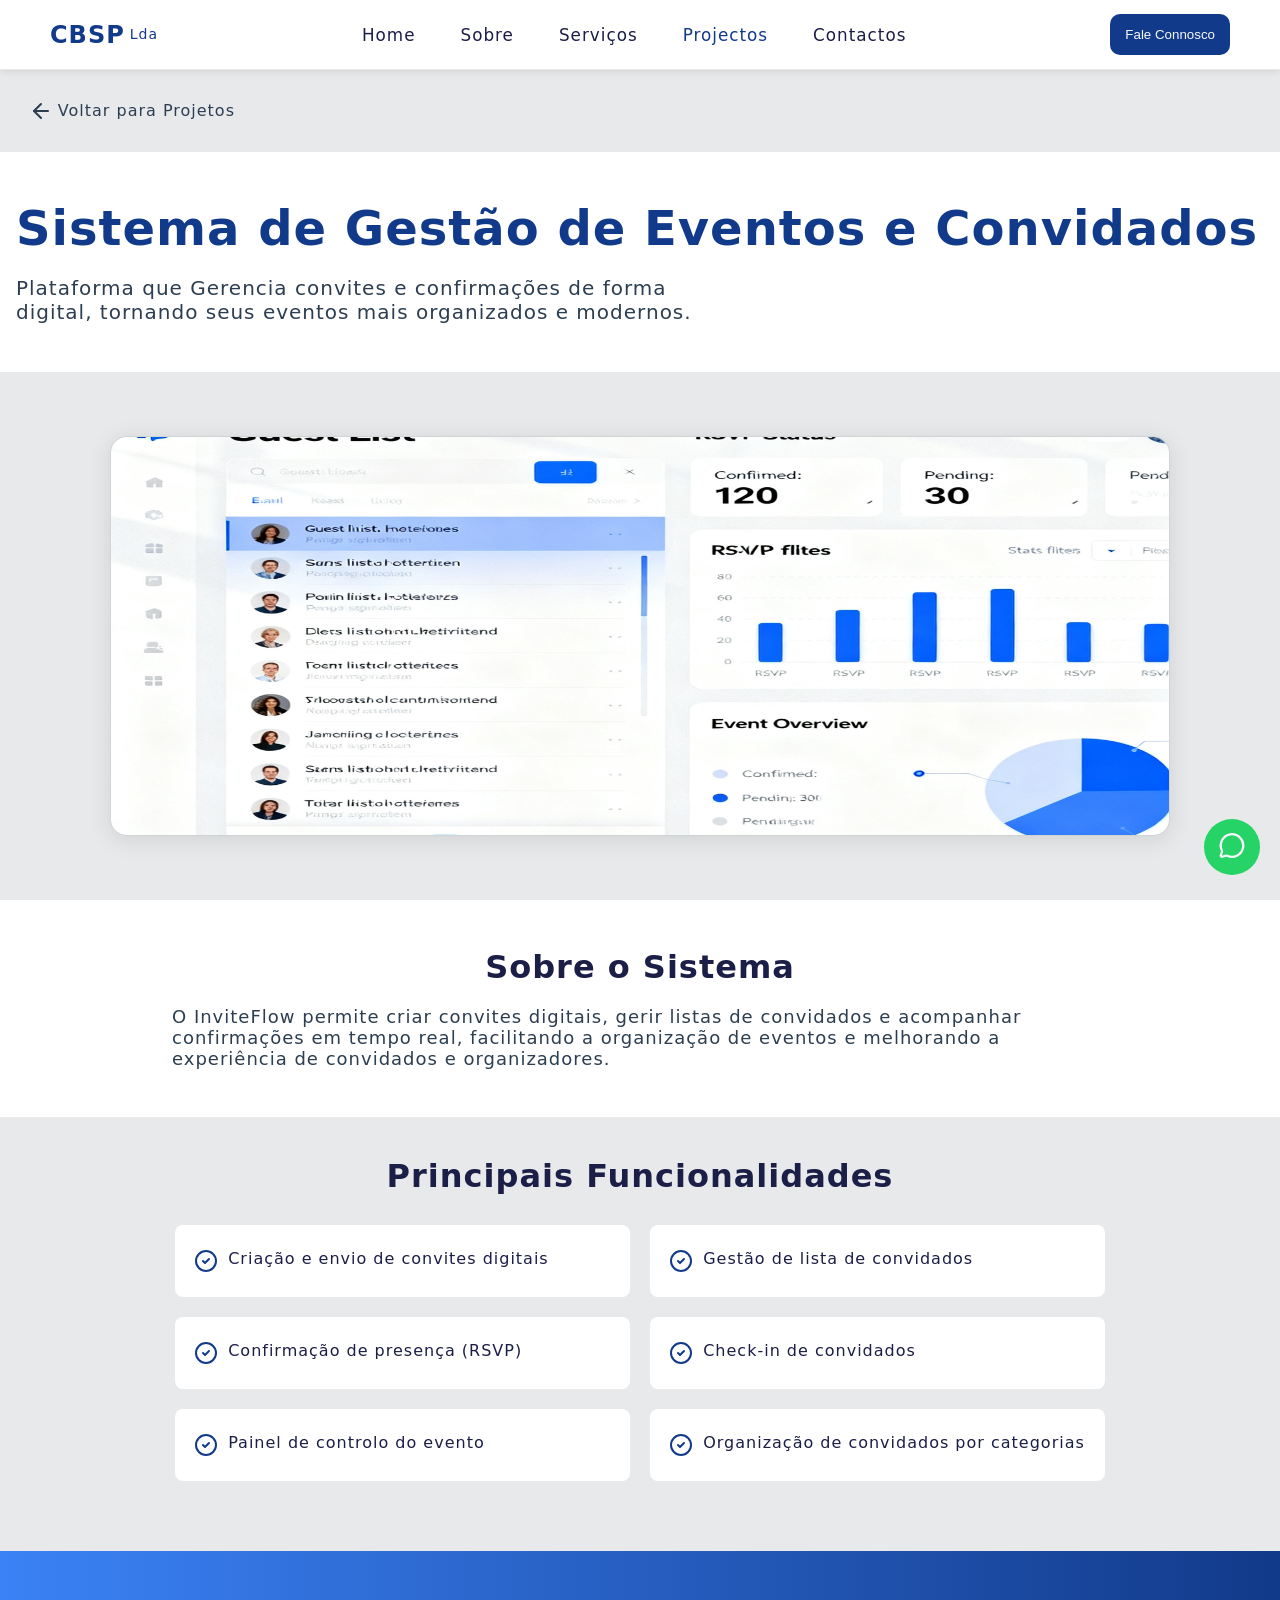
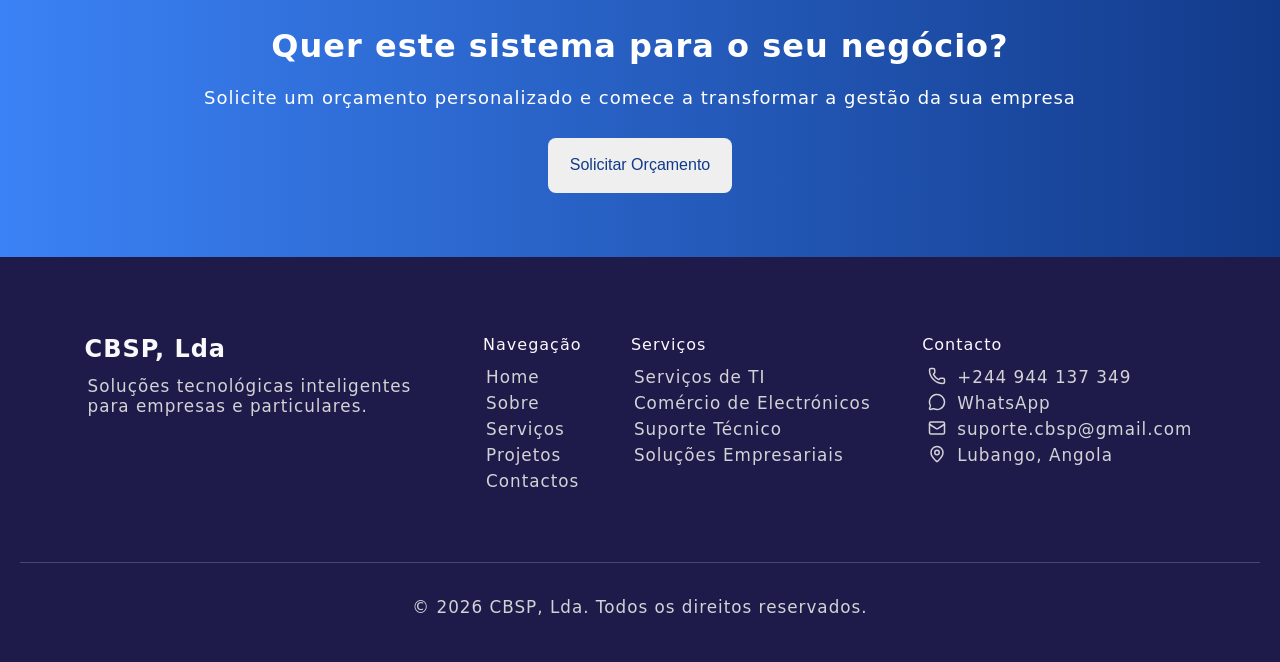
<file: inviteflow.html>
<!DOCTYPE html>
<html lang="pt-AO">

<head>
    <meta charset="UTF-8">
    <meta name="viewport" content="width=device-width, initial-scale=1.0">
    <title>CBSP WEBSITE</title>
    <link rel="stylesheet" href="assets/css/main.css">
    <link rel="stylesheet" href="assets/css/tokens.css">
    <link rel="stylesheet" href="assets/css/about.css">
    <link rel="stylesheet" href="assets/css/projects.css">
    <link rel="stylesheet" href="assets/css/systems.css">
    <script src="assets/js/main.js" defer></script>

    <style>
        @media screen and (max-width: 768px) {

            #visited {
                background-color: var(--MutedB);
            }

            #visited a {
                color: var(--Primary);
            }
        }

        @media screen and (min-width: 768px) {



            #visited a {
                color: var(--Primary);
                font-weight: var(--weight-bd);
            }
        }
    </style>
</head>

<body>
    <header class="header">
        <nav class="nav-bar">
            <div class="logo-btn">
                <div class="logo">
                    <a href="index.html">
                        <h3>CBSP</h3> <span>Lda</span>
                    </a>
                </div>
                <button class="btn-menu" id="btn-open-menu">
                    <div></div>
                    <div></div>
                    <div></div>
                </button>
            </div>
            <ul class="nav-list">
                <li class="nav-item"><a href="index.html" class="nav-link">Home</a></li>
                <li class="nav-item"><a href="about.html" class="nav-link">Sobre</a></li>
                <li class="nav-item"><a href="services.html" class="nav-link">Serviços</a></li>
                <li class="nav-item" id="visited"><a href="projects.html" class="nav-link">Projectos</a></li>
                <li class="nav-item"><a href="contacts.html" class="nav-link">Contactos</a></li>
                <li class="nav-item" id="talk-to-us"><a href="contacts.html" class="nav-link">Fale Connosco</a></li>
            </ul>
            <button class="btn-talk-to-us">
                <a href="contacts.html" class="nav-link">Fale Connosco</a>
            </button>
        </nav>
    </header>
    <div class="overlay"></div>

    <main class="main">
        <section class="back-to-projects-link">
            <a href="projects.html">
            <svg xmlns="http://www.w3.org/2000/svg" width="24" height="24" viewBox="0 0 24 24" fill="none"
                stroke="currentColor" stroke-width="2" stroke-linecap="round" stroke-linejoin="round"
                class="lucide lucide-arrow-left-icon lucide-arrow-left">
                <path d="m12 19-7-7 7-7" />
                <path d="M19 12H5" />
            </svg>

            Voltar para Projetos
            </a>
        </section>
        <section class="system-title">
            <h1>Sistema de Gestão de Eventos e Convidados</h1>
            <p>Plataforma que Gerencia convites e confirmações de forma digital, tornando seus eventos mais organizados
                e modernos.</p>
        </section>
        <section class="system-img">
            <div class="img-box"><img src="assets/images/projects/eventflow-landscape.jpeg" alt=" " loading="lazy">
            </div>
        </section>
        <section class="about-system">
            <div>
                <h2>Sobre o Sistema</h2>
                <p>O InviteFlow permite criar convites digitais, gerir listas de convidados e acompanhar confirmações em
                    tempo real, facilitando a organização de eventos e melhorando a experiência de convidados e
                    organizadores.</p>
            </div>
        </section>
        <section class="system-features">
            <div class="feature-div">
                <h2>Principais Funcionalidades</h2>
                <div class="feature-cards">
                    <div class="feature-card">
                        <svg xmlns="http://www.w3.org/2000/svg" width="24" height="24" viewBox="0 0 24 24" fill="none"
                            stroke="currentColor" stroke-width="2" stroke-linecap="round" stroke-linejoin="round"
                            class="lucide lucide-circle-check-icon lucide-circle-check">
                            <circle cx="12" cy="12" r="10" />
                            <path d="m9 12 2 2 4-4" />
                        </svg>
                        <p>Criação e envio de convites digitais</p>
                    </div>
                    <div class="feature-card">
                        <svg xmlns="http://www.w3.org/2000/svg" width="24" height="24" viewBox="0 0 24 24" fill="none"
                            stroke="currentColor" stroke-width="2" stroke-linecap="round" stroke-linejoin="round"
                            class="lucide lucide-circle-check-icon lucide-circle-check">
                            <circle cx="12" cy="12" r="10" />
                            <path d="m9 12 2 2 4-4" />
                        </svg>
                        <p>Gestão de lista de convidados</p>
                    </div>
                    <div class="feature-card">
                        <svg xmlns="http://www.w3.org/2000/svg" width="24" height="24" viewBox="0 0 24 24" fill="none"
                            stroke="currentColor" stroke-width="2" stroke-linecap="round" stroke-linejoin="round"
                            class="lucide lucide-circle-check-icon lucide-circle-check">
                            <circle cx="12" cy="12" r="10" />
                            <path d="m9 12 2 2 4-4" />
                        </svg>
                        <p>Confirmação de presença (RSVP)</p>
                    </div>
                    <div class="feature-card">
                        <svg xmlns="http://www.w3.org/2000/svg" width="24" height="24" viewBox="0 0 24 24" fill="none"
                            stroke="currentColor" stroke-width="2" stroke-linecap="round" stroke-linejoin="round"
                            class="lucide lucide-circle-check-icon lucide-circle-check">
                            <circle cx="12" cy="12" r="10" />
                            <path d="m9 12 2 2 4-4" />
                        </svg>
                        <p>Check-in de convidados</p>
                    </div>
                    <div class="feature-card">
                        <svg xmlns="http://www.w3.org/2000/svg" width="24" height="24" viewBox="0 0 24 24" fill="none"
                            stroke="currentColor" stroke-width="2" stroke-linecap="round" stroke-linejoin="round"
                            class="lucide lucide-circle-check-icon lucide-circle-check">
                            <circle cx="12" cy="12" r="10" />
                            <path d="m9 12 2 2 4-4" />
                        </svg>
                        <p>Painel de controlo do evento</p>
                    </div>
                    <div class="feature-card">
                        <svg xmlns="http://www.w3.org/2000/svg" width="24" height="24" viewBox="0 0 24 24" fill="none"
                            stroke="currentColor" stroke-width="2" stroke-linecap="round" stroke-linejoin="round"
                            class="lucide lucide-circle-check-icon lucide-circle-check">
                            <circle cx="12" cy="12" r="10" />
                            <path d="m9 12 2 2 4-4" />
                        </svg>
                        <p>Organização de convidados por categorias</p>
                    </div>
                </div>
            </div>
        </section>

        <section class="contact-section">
            <div class="text">
                <h2>Quer este sistema para o seu negócio?</h2>
                <p>Solicite um orçamento personalizado e comece a transformar a gestão da sua empresa</p>
            </div>
            <div class="contact-section-btns">
                <button><a href="contacts.html#formulario">Solicitar Orçamento</a></button>
            </div>
        </section>

        <!--FOOTER SECTION-->
        <footer class="footer">
            <div class="footer-info">
                <div class="name-slogan">
                    <h2>CBSP, Lda</h2>
                    <p>Soluções tecnológicas inteligentes para empresas e particulares.</p>
                </div>
                <div>
                    <h4>Navegação</h4>
                    <p><a href="index.html">Home</a></p>
                    <p><a href="about.html">Sobre</a></p>
                    <p><a href="services.html">Serviços</a></p>
                    <p><a href="projects.html">Projetos</a></p>
                    <p><a href="contacts.html">Contactos</a></p>
                </div>
                <div>
                    <h4>Serviços</h4>
                    <p>Serviços de TI</p>
                    <p>Comércio de Electrónicos</p>
                    <p>Suporte Técnico</p>
                    <p>Soluções Empresariais</p>
                </div>
                <div id="contact-div">
                    <h4>Contacto</h4>
                    <p>
                        <svg xmlns="http://www.w3.org/2000/svg" width="24" height="24" viewBox="0 0 24 24" fill="none"
                            stroke="currentColor" stroke-width="2" stroke-linecap="round" stroke-linejoin="round"
                            class="lucide lucide-phone-icon lucide-phone">
                            <path
                                d="M13.832 16.568a1 1 0 0 0 1.213-.303l.355-.465A2 2 0 0 1 17 15h3a2 2 0 0 1 2 2v3a2 2 0 0 1-2 2A18 18 0 0 1 2 4a2 2 0 0 1 2-2h3a2 2 0 0 1 2 2v3a2 2 0 0 1-.8 1.6l-.468.351a1 1 0 0 0-.292 1.233 14 14 0 0 0 6.392 6.384" />
                        </svg>
                        <a href="tel:+244944137349">+244 944 137 349</a>
                    </p>
                    <p>
                        <svg xmlns="http://www.w3.org/2000/svg" width="24" height="24" viewBox="0 0 24 24" fill="none"
                            stroke="currentColor" stroke-width="2" stroke-linecap="round" stroke-linejoin="round"
                            class="lucide lucide-message-circle-icon lucide-message-circle">
                            <path
                                d="M2.992 16.342a2 2 0 0 1 .094 1.167l-1.065 3.29a1 1 0 0 0 1.236 1.168l3.413-.998a2 2 0 0 1 1.099.092 10 10 0 1 0-4.777-4.719" />
                        </svg>
                        <a href="https://wa.me/244944137349?text=Olá,%20vi%20o%20vosso%20site%20e%20gostaria%20de%20solicitar%20um%20orçamento%20para%20um%20sistema%20ou%20serviço."
                            target="_blank">WhatsApp</a>
                    </p>
                    <p>
                        <svg xmlns="http://www.w3.org/2000/svg" width="24" height="24" viewBox="0 0 24 24" fill="none"
                            stroke="currentColor" stroke-width="2" stroke-linecap="round" stroke-linejoin="round"
                            class="lucide lucide-mail-icon lucide-mail">
                            <path d="m22 7-8.991 5.727a2 2 0 0 1-2.009 0L2 7" />
                            <rect x="2" y="4" width="20" height="16" rx="2" />
                        </svg>
                        <a
                            href="mailto:suporte.cbsp@gmail.com?subject=Pedido%20de%20Orçamento&body=Olá,%20encontrei%20o%20site%20da%20CBSP%20e%20gostaria%20de%20solicitar%20um%20orçamento%20para%20um%20sistema%20ou%20serviço.">suporte.cbsp@gmail.com</a>
                    </p>
                    <p>
                        <svg xmlns="http://www.w3.org/2000/svg" width="24" height="24" viewBox="0 0 24 24" fill="none"
                            stroke="currentColor" stroke-width="2" stroke-linecap="round" stroke-linejoin="round"
                            class="lucide lucide-map-pin-icon lucide-map-pin">
                            <path
                                d="M20 10c0 4.993-5.539 10.193-7.399 11.799a1 1 0 0 1-1.202 0C9.539 20.193 4 14.993 4 10a8 8 0 0 1 16 0" />
                            <circle cx="12" cy="10" r="3" />
                        </svg>
                        <a href="javascript:void(0)">Lubango, Angola</a>
                    </p>
                </div>
            </div>

            <div class="signature">
                <p>&copy; 2026 CBSP, Lda. Todos os direitos reservados.</p>
            </div>
        </footer>
    </main>
    <button class="whatsapp-button">
        <a href="https://wa.me/244944137349?text=Olá,%20vi%20o%20vosso%20site%20e%20gostaria%20de%20solicitar%20um%20orçamento%20para%20um%20sistema%20ou%20serviço."
            target="_blank">
            <svg xmlns="http://www.w3.org/2000/svg" width="24" height="24" viewBox="0 0 24 24" fill="none"
                stroke="currentColor" stroke-width="2" stroke-linecap="round" stroke-linejoin="round"
                class="lucide lucide-message-circle-icon lucide-message-circle">
                <path
                    d="M2.992 16.342a2 2 0 0 1 .094 1.167l-1.065 3.29a1 1 0 0 0 1.236 1.168l3.413-.998a2 2 0 0 1 1.099.092 10 10 0 1 0-4.777-4.719" />
            </svg>
        </a>
    </button>
</body>

</html>
</file>
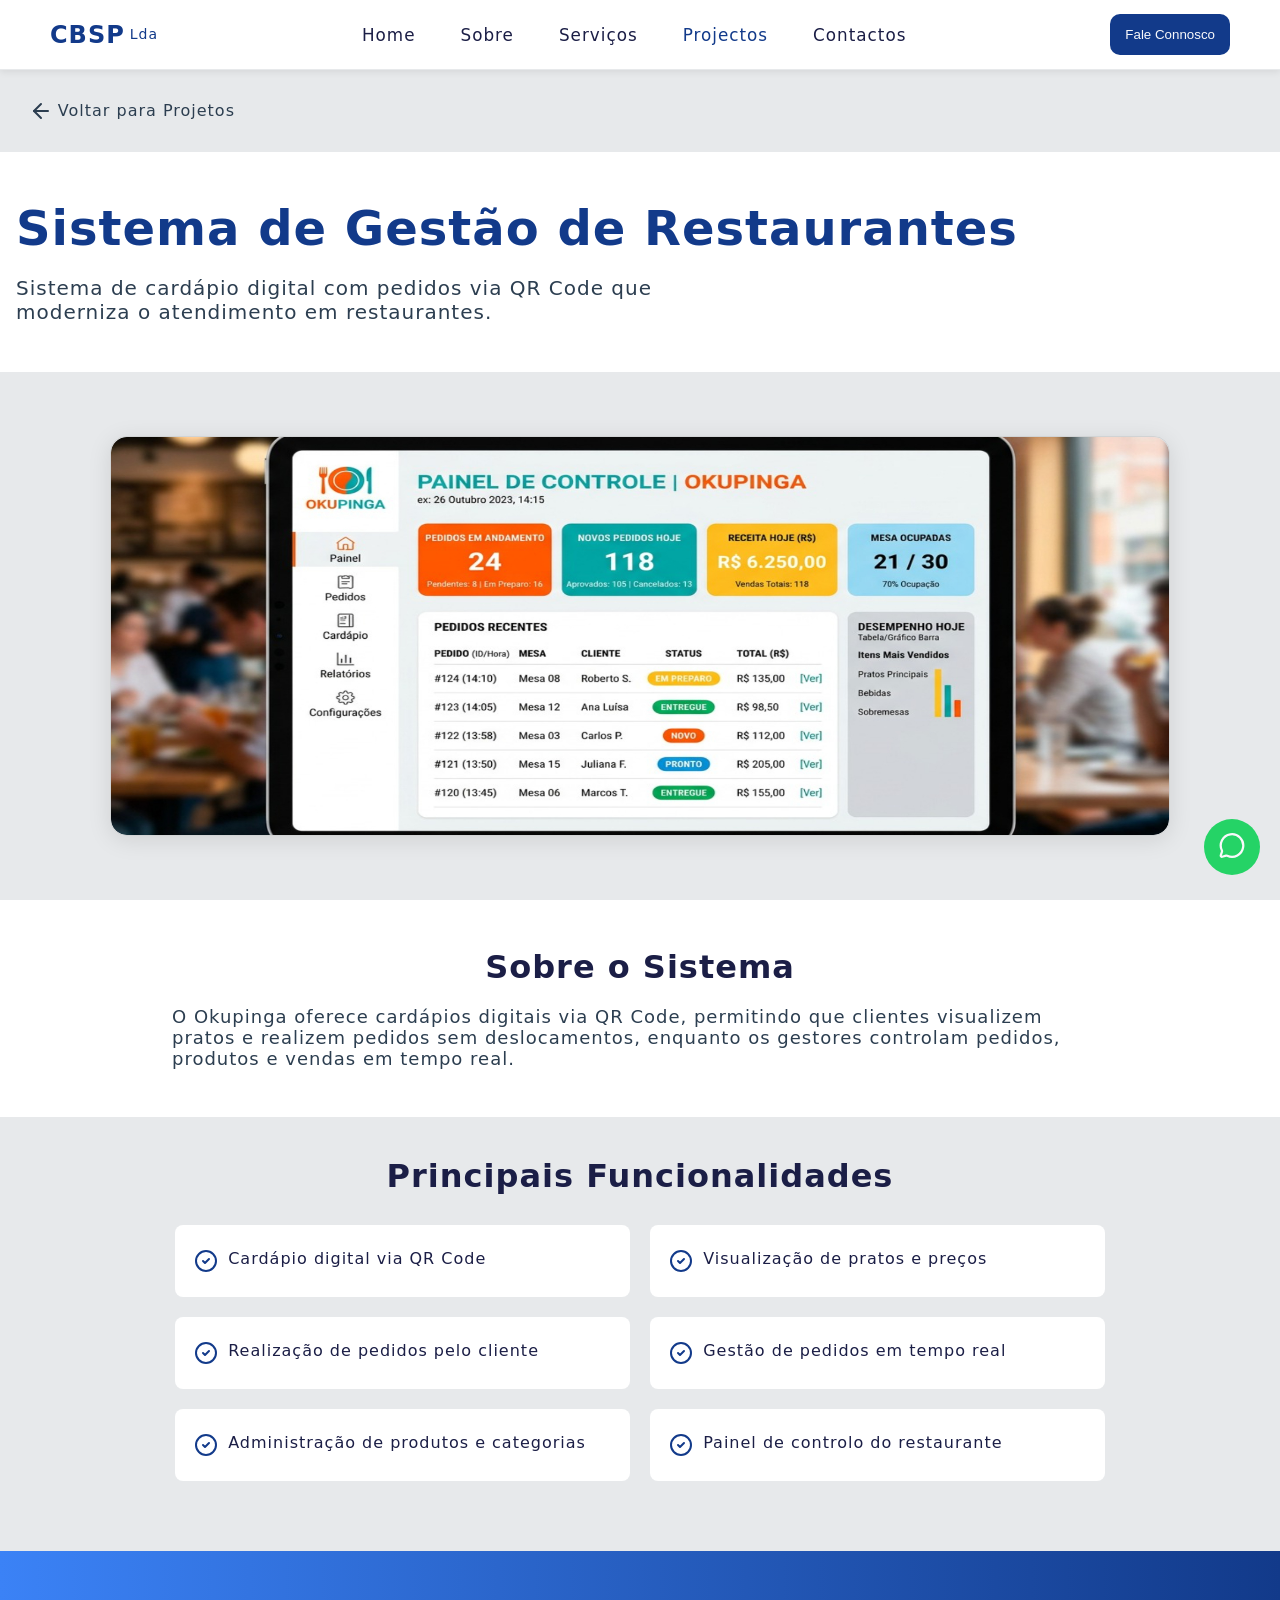
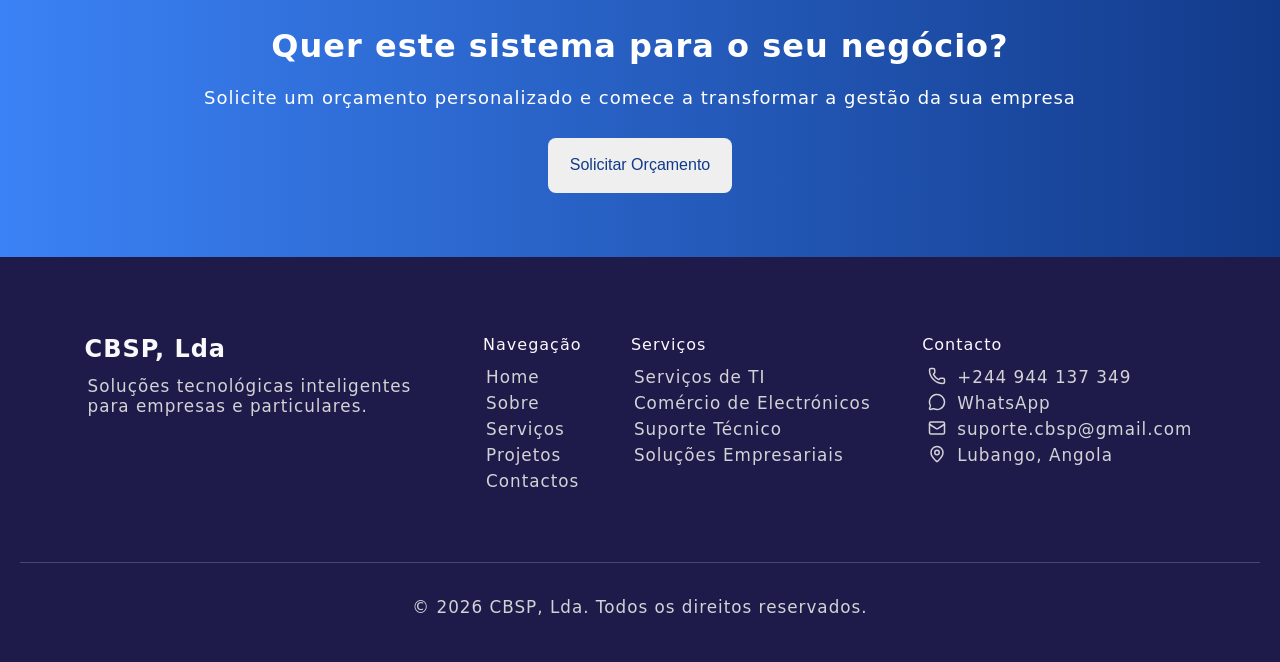
<file: okupinga.html>
<!DOCTYPE html>
<html lang="pt-AO">

<head>
    <meta charset="UTF-8">
    <meta name="viewport" content="width=device-width, initial-scale=1.0">
    <title>CBSP WEBSITE</title>
    <link rel="stylesheet" href="assets/css/main.css">
    <link rel="stylesheet" href="assets/css/tokens.css">
    <link rel="stylesheet" href="assets/css/about.css">
    <link rel="stylesheet" href="assets/css/projects.css">
    <link rel="stylesheet" href="assets/css/systems.css">
    <script src="assets/js/main.js" defer></script>

    <style>
        @media screen and (max-width: 768px) {

            #visited {
                background-color: var(--MutedB);
            }

            #visited a {
                color: var(--Primary);
            }
        }

        @media screen and (min-width: 768px) {



            #visited a {
                color: var(--Primary);
                font-weight: var(--weight-bd);
            }
        }
    </style>
</head>

<body>
    <header class="header">
        <nav class="nav-bar">
            <div class="logo-btn">
                <div class="logo">
                    <a href="index.html">
                        <h3>CBSP</h3> <span>Lda</span>
                    </a>
                </div>
                <button class="btn-menu" id="btn-open-menu">
                    <div></div>
                    <div></div>
                    <div></div>
                </button>
            </div>
            <ul class="nav-list">
                <li class="nav-item"><a href="index.html" class="nav-link">Home</a></li>
                <li class="nav-item"><a href="about.html" class="nav-link">Sobre</a></li>
                <li class="nav-item"><a href="services.html" class="nav-link">Serviços</a></li>
                <li class="nav-item" id="visited"><a href="projects.html" class="nav-link">Projectos</a></li>
                <li class="nav-item"><a href="contacts.html" class="nav-link">Contactos</a></li>
                <li class="nav-item" id="talk-to-us"><a href="contacts.html" class="nav-link">Fale Connosco</a></li>
            </ul>
            <button class="btn-talk-to-us">
                <a href="contacts.html" class="nav-link">Fale Connosco</a>
            </button>
        </nav>
    </header>
    <div class="overlay"></div>

    <main class="main">
        <section class="back-to-projects-link">
            <a href="projects.html">
                <svg xmlns="http://www.w3.org/2000/svg" width="24" height="24" viewBox="0 0 24 24" fill="none"
                    stroke="currentColor" stroke-width="2" stroke-linecap="round" stroke-linejoin="round"
                    class="lucide lucide-arrow-left-icon lucide-arrow-left">
                    <path d="m12 19-7-7 7-7" />
                    <path d="M19 12H5" />
                </svg>

                Voltar para Projetos
            </a>
        </section>
        <section class="system-title">
            <h1>Sistema de Gestão de Restaurantes</h1>
            <p>Sistema de cardápio digital com pedidos via QR Code que moderniza o atendimento em restaurantes.</p>
        </section>
        <section class="system-img">
            <div class="img-box"><img src="assets/images/projects/okupinga-landscape.jpeg" alt=" " loading="lazy"></div>
        </section>
        <section class="about-system">
            <div>
                <h2>Sobre o Sistema</h2>
                <p>O Okupinga oferece cardápios digitais via QR Code, permitindo que clientes visualizem pratos e
                    realizem pedidos sem deslocamentos, enquanto os gestores controlam pedidos, produtos e vendas em
                    tempo real.</p>
            </div>
        </section>
        <section class="system-features">
            <div class="feature-div">
                <h2>Principais Funcionalidades</h2>
                <div class="feature-cards">
                    <div class="feature-card">
                        <svg xmlns="http://www.w3.org/2000/svg" width="24" height="24" viewBox="0 0 24 24" fill="none"
                            stroke="currentColor" stroke-width="2" stroke-linecap="round" stroke-linejoin="round"
                            class="lucide lucide-circle-check-icon lucide-circle-check">
                            <circle cx="12" cy="12" r="10" />
                            <path d="m9 12 2 2 4-4" />
                        </svg>
                        <p>Cardápio digital via QR Code</p>
                    </div>
                    <div class="feature-card">
                        <svg xmlns="http://www.w3.org/2000/svg" width="24" height="24" viewBox="0 0 24 24" fill="none"
                            stroke="currentColor" stroke-width="2" stroke-linecap="round" stroke-linejoin="round"
                            class="lucide lucide-circle-check-icon lucide-circle-check">
                            <circle cx="12" cy="12" r="10" />
                            <path d="m9 12 2 2 4-4" />
                        </svg>
                        <p>Visualização de pratos e preços</p>
                    </div>
                    <div class="feature-card">
                        <svg xmlns="http://www.w3.org/2000/svg" width="24" height="24" viewBox="0 0 24 24" fill="none"
                            stroke="currentColor" stroke-width="2" stroke-linecap="round" stroke-linejoin="round"
                            class="lucide lucide-circle-check-icon lucide-circle-check">
                            <circle cx="12" cy="12" r="10" />
                            <path d="m9 12 2 2 4-4" />
                        </svg>
                        <p>Realização de pedidos pelo cliente</p>
                    </div>
                    <div class="feature-card">
                        <svg xmlns="http://www.w3.org/2000/svg" width="24" height="24" viewBox="0 0 24 24" fill="none"
                            stroke="currentColor" stroke-width="2" stroke-linecap="round" stroke-linejoin="round"
                            class="lucide lucide-circle-check-icon lucide-circle-check">
                            <circle cx="12" cy="12" r="10" />
                            <path d="m9 12 2 2 4-4" />
                        </svg>
                        <p>Gestão de pedidos em tempo real</p>
                    </div>
                    <div class="feature-card">
                        <svg xmlns="http://www.w3.org/2000/svg" width="24" height="24" viewBox="0 0 24 24" fill="none"
                            stroke="currentColor" stroke-width="2" stroke-linecap="round" stroke-linejoin="round"
                            class="lucide lucide-circle-check-icon lucide-circle-check">
                            <circle cx="12" cy="12" r="10" />
                            <path d="m9 12 2 2 4-4" />
                        </svg>
                        <p>Administração de produtos e categorias</p>
                    </div>
                    <div class="feature-card">
                        <svg xmlns="http://www.w3.org/2000/svg" width="24" height="24" viewBox="0 0 24 24" fill="none"
                            stroke="currentColor" stroke-width="2" stroke-linecap="round" stroke-linejoin="round"
                            class="lucide lucide-circle-check-icon lucide-circle-check">
                            <circle cx="12" cy="12" r="10" />
                            <path d="m9 12 2 2 4-4" />
                        </svg>
                        <p>Painel de controlo do restaurante</p>
                    </div>
                </div>
            </div>
        </section>

        <section class="contact-section">
            <div class="text">
                <h2>Quer este sistema para o seu negócio?</h2>
                <p>Solicite um orçamento personalizado e comece a transformar a gestão da sua empresa</p>
            </div>
            <div class="contact-section-btns">
                <button><a href="contacts.html#formulario">Solicitar Orçamento</a></button>
            </div>
        </section>

        <!--FOOTER SECTION-->
        <footer class="footer">
            <div class="footer-info">
                <div class="name-slogan">
                    <h2>CBSP, Lda</h2>
                    <p>Soluções tecnológicas inteligentes para empresas e particulares.</p>
                </div>
                <div>
                    <h4>Navegação</h4>
                    <p><a href="index.html">Home</a></p>
                    <p><a href="about.html">Sobre</a></p>
                    <p><a href="services.html">Serviços</a></p>
                    <p><a href="projects.html">Projetos</a></p>
                    <p><a href="contacts.html">Contactos</a></p>
                </div>
                <div>
                    <h4>Serviços</h4>
                    <p>Serviços de TI</p>
                    <p>Comércio de Electrónicos</p>
                    <p>Suporte Técnico</p>
                    <p>Soluções Empresariais</p>
                </div>
                <div id="contact-div">
                    <h4>Contacto</h4>
                    <p>
                        <svg xmlns="http://www.w3.org/2000/svg" width="24" height="24" viewBox="0 0 24 24" fill="none"
                            stroke="currentColor" stroke-width="2" stroke-linecap="round" stroke-linejoin="round"
                            class="lucide lucide-phone-icon lucide-phone">
                            <path
                                d="M13.832 16.568a1 1 0 0 0 1.213-.303l.355-.465A2 2 0 0 1 17 15h3a2 2 0 0 1 2 2v3a2 2 0 0 1-2 2A18 18 0 0 1 2 4a2 2 0 0 1 2-2h3a2 2 0 0 1 2 2v3a2 2 0 0 1-.8 1.6l-.468.351a1 1 0 0 0-.292 1.233 14 14 0 0 0 6.392 6.384" />
                        </svg>
                        <a href="tel:+244944137349">+244 944 137 349</a>
                    </p>
                    <p>
                        <svg xmlns="http://www.w3.org/2000/svg" width="24" height="24" viewBox="0 0 24 24" fill="none"
                            stroke="currentColor" stroke-width="2" stroke-linecap="round" stroke-linejoin="round"
                            class="lucide lucide-message-circle-icon lucide-message-circle">
                            <path
                                d="M2.992 16.342a2 2 0 0 1 .094 1.167l-1.065 3.29a1 1 0 0 0 1.236 1.168l3.413-.998a2 2 0 0 1 1.099.092 10 10 0 1 0-4.777-4.719" />
                        </svg>
                        <a href="https://wa.me/244944137349?text=Olá,%20vi%20o%20vosso%20site%20e%20gostaria%20de%20solicitar%20um%20orçamento%20para%20um%20sistema%20ou%20serviço."
                            target="_blank">WhatsApp</a>
                    </p>
                    <p>
                        <svg xmlns="http://www.w3.org/2000/svg" width="24" height="24" viewBox="0 0 24 24" fill="none"
                            stroke="currentColor" stroke-width="2" stroke-linecap="round" stroke-linejoin="round"
                            class="lucide lucide-mail-icon lucide-mail">
                            <path d="m22 7-8.991 5.727a2 2 0 0 1-2.009 0L2 7" />
                            <rect x="2" y="4" width="20" height="16" rx="2" />
                        </svg>
                        <a
                            href="mailto:suporte.cbsp@gmail.com?subject=Pedido%20de%20Orçamento&body=Olá,%20encontrei%20o%20site%20da%20CBSP%20e%20gostaria%20de%20solicitar%20um%20orçamento%20para%20um%20sistema%20ou%20serviço.">suporte.cbsp@gmail.com</a>
                    </p>
                    <p>
                        <svg xmlns="http://www.w3.org/2000/svg" width="24" height="24" viewBox="0 0 24 24" fill="none"
                            stroke="currentColor" stroke-width="2" stroke-linecap="round" stroke-linejoin="round"
                            class="lucide lucide-map-pin-icon lucide-map-pin">
                            <path
                                d="M20 10c0 4.993-5.539 10.193-7.399 11.799a1 1 0 0 1-1.202 0C9.539 20.193 4 14.993 4 10a8 8 0 0 1 16 0" />
                            <circle cx="12" cy="10" r="3" />
                        </svg>
                        <a href="javascript:void(0)">Lubango, Angola</a>
                    </p>
                </div>
            </div>

            <div class="signature">
                <p>&copy; 2026 CBSP, Lda. Todos os direitos reservados.</p>
            </div>
        </footer>
    </main>
    <button class="whatsapp-button">
        <a href="https://wa.me/244944137349?text=Olá,%20vi%20o%20vosso%20site%20e%20gostaria%20de%20solicitar%20um%20orçamento%20para%20um%20sistema%20ou%20serviço."
            target="_blank">
            <svg xmlns="http://www.w3.org/2000/svg" width="24" height="24" viewBox="0 0 24 24" fill="none"
                stroke="currentColor" stroke-width="2" stroke-linecap="round" stroke-linejoin="round"
                class="lucide lucide-message-circle-icon lucide-message-circle">
                <path
                    d="M2.992 16.342a2 2 0 0 1 .094 1.167l-1.065 3.29a1 1 0 0 0 1.236 1.168l3.413-.998a2 2 0 0 1 1.099.092 10 10 0 1 0-4.777-4.719" />
            </svg>
        </a>
    </button>
</body>

</html>
</file>
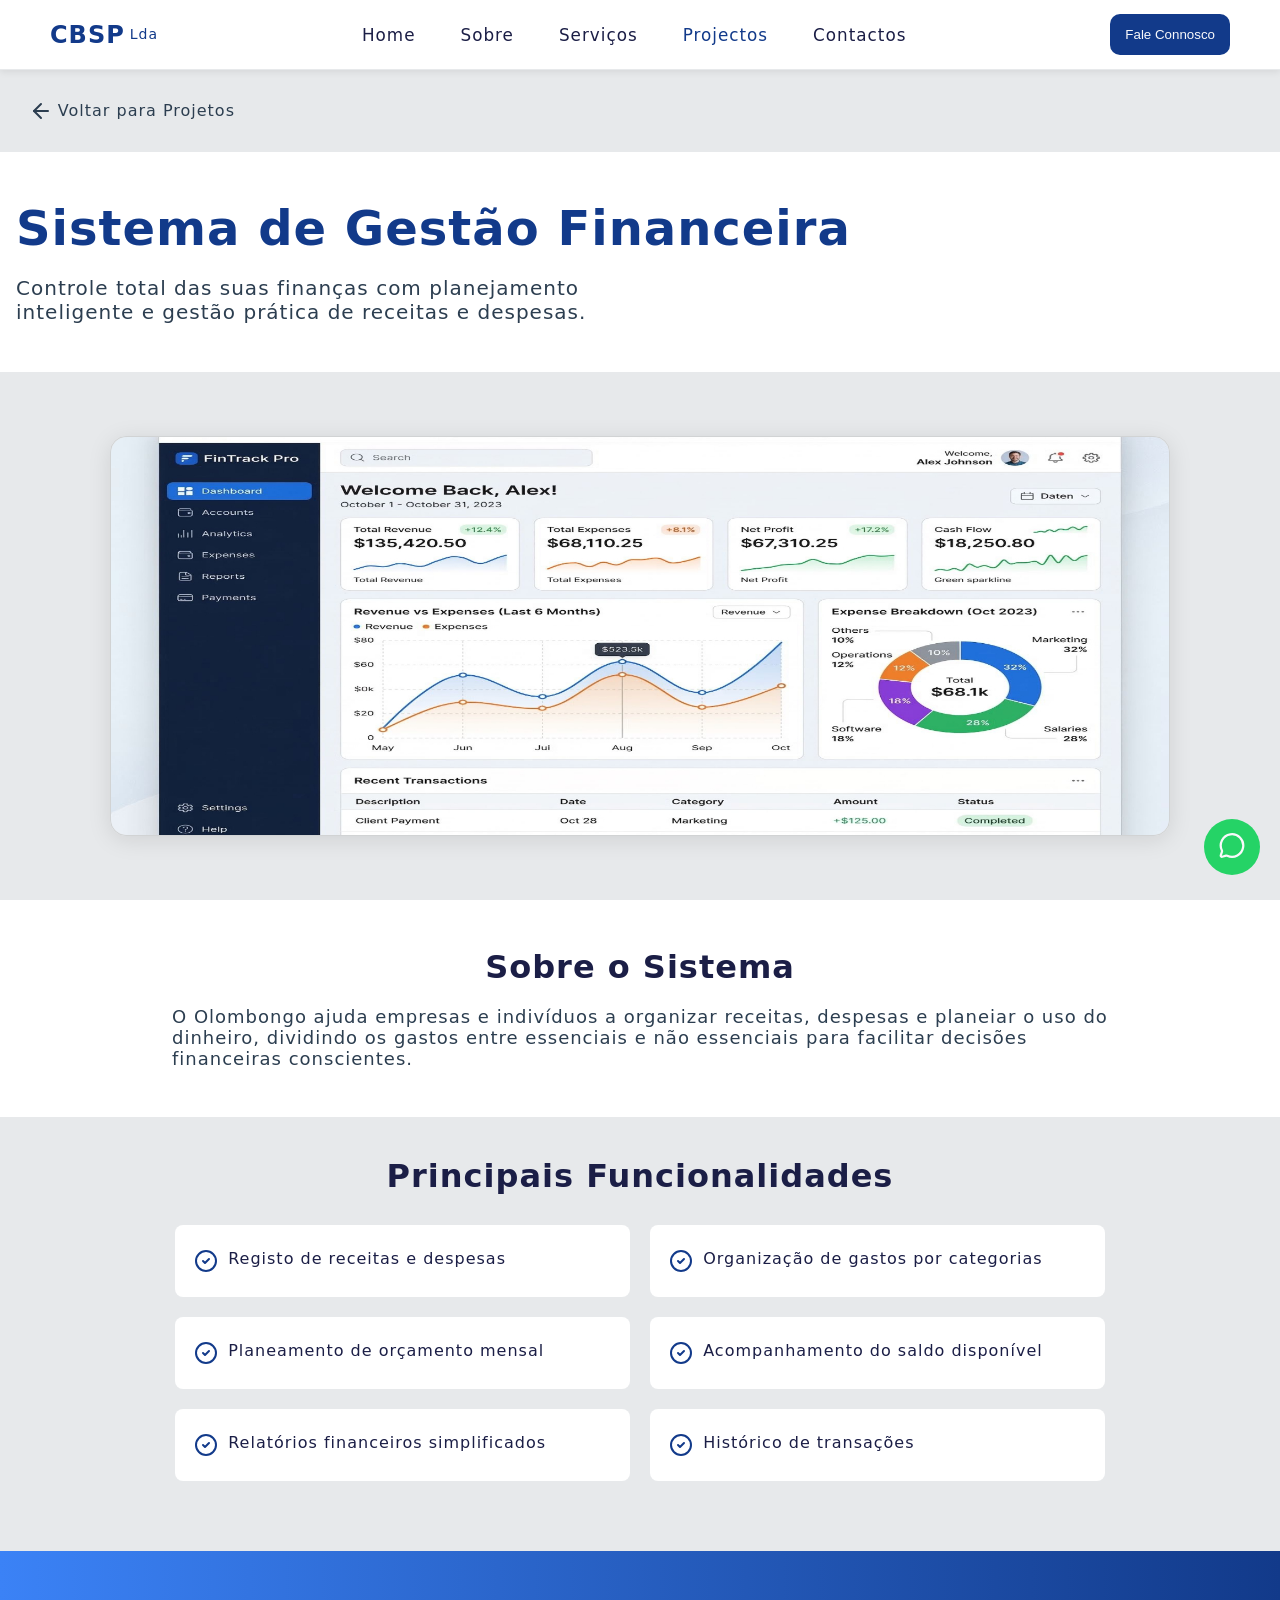
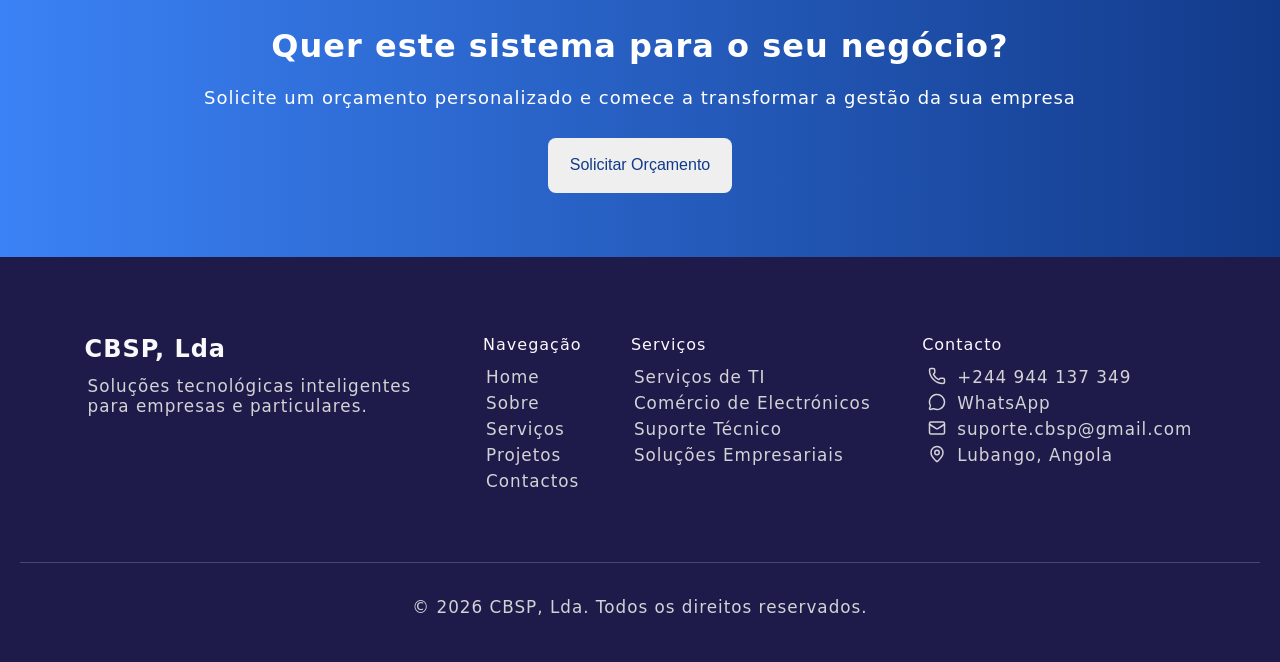
<file: olombongo.html>
<!DOCTYPE html>
<html lang="pt-AO">

<head>
    <meta charset="UTF-8">
    <meta name="viewport" content="width=device-width, initial-scale=1.0">
    <title>CBSP WEBSITE</title>
    <link rel="stylesheet" href="assets/css/main.css">
    <link rel="stylesheet" href="assets/css/tokens.css">
    <link rel="stylesheet" href="assets/css/about.css">
    <link rel="stylesheet" href="assets/css/projects.css">
    <link rel="stylesheet" href="assets/css/systems.css">
    <script src="assets/js/main.js" defer></script>

    <style>
        @media screen and (max-width: 768px) {

            #visited {
                background-color: var(--MutedB);
            }

            #visited a {
                color: var(--Primary);
            }
        }

        @media screen and (min-width: 768px) {



            #visited a {
                color: var(--Primary);
                font-weight: var(--weight-bd);
            }
        }
    </style>
</head>

<body>
    <header class="header">
        <nav class="nav-bar">
            <div class="logo-btn">
                <div class="logo">
                    <a href="index.html">
                        <h3>CBSP</h3> <span>Lda</span>
                    </a>
                </div>
                <button class="btn-menu" id="btn-open-menu">
                    <div></div>
                    <div></div>
                    <div></div>
                </button>
            </div>
            <ul class="nav-list">
                <li class="nav-item"><a href="index.html" class="nav-link">Home</a></li>
                <li class="nav-item"><a href="about.html" class="nav-link">Sobre</a></li>
                <li class="nav-item"><a href="services.html" class="nav-link">Serviços</a></li>
                <li class="nav-item" id="visited"><a href="projects.html" class="nav-link">Projectos</a></li>
                <li class="nav-item"><a href="contacts.html" class="nav-link">Contactos</a></li>
                <li class="nav-item" id="talk-to-us"><a href="contacts.html" class="nav-link">Fale Connosco</a></li>
            </ul>
            <button class="btn-talk-to-us">
                <a href="contacts.html" class="nav-link">Fale Connosco</a>
            </button>
        </nav>
    </header>
    <div class="overlay"></div>

    <main class="main">
        <section class="back-to-projects-link">
            <a href="projects.html">
                <svg xmlns="http://www.w3.org/2000/svg" width="24" height="24" viewBox="0 0 24 24" fill="none"
                    stroke="currentColor" stroke-width="2" stroke-linecap="round" stroke-linejoin="round"
                    class="lucide lucide-arrow-left-icon lucide-arrow-left">
                    <path d="m12 19-7-7 7-7" />
                    <path d="M19 12H5" />
                </svg>

                Voltar para Projetos
            </a>
        </section>
        <section class="system-title">
            <h1>Sistema de Gestão Financeira</h1>
            <p>Controle total das suas finanças com planejamento inteligente e gestão prática de receitas e despesas.
            </p>
        </section>
        <section class="system-img">
            <div class="img-box"><img src="assets/images/projects/olombongo-landscape.jpeg" alt=" " loading="lazy">
            </div>
        </section>
        <section class="about-system">
            <div>
                <h2>Sobre o Sistema</h2>
                <p>O Olombongo ajuda empresas e indivíduos a organizar receitas, despesas e planeiar o uso do dinheiro,
                    dividindo os gastos entre essenciais e não essenciais para facilitar decisões financeiras
                    conscientes.</p>
            </div>
        </section>
        <section class="system-features">
            <div class="feature-div">
                <h2>Principais Funcionalidades</h2>
                <div class="feature-cards">
                    <div class="feature-card">
                        <svg xmlns="http://www.w3.org/2000/svg" width="24" height="24" viewBox="0 0 24 24" fill="none"
                            stroke="currentColor" stroke-width="2" stroke-linecap="round" stroke-linejoin="round"
                            class="lucide lucide-circle-check-icon lucide-circle-check">
                            <circle cx="12" cy="12" r="10" />
                            <path d="m9 12 2 2 4-4" />
                        </svg>
                        <p>Registo de receitas e despesas</p>
                    </div>
                    <div class="feature-card">
                        <svg xmlns="http://www.w3.org/2000/svg" width="24" height="24" viewBox="0 0 24 24" fill="none"
                            stroke="currentColor" stroke-width="2" stroke-linecap="round" stroke-linejoin="round"
                            class="lucide lucide-circle-check-icon lucide-circle-check">
                            <circle cx="12" cy="12" r="10" />
                            <path d="m9 12 2 2 4-4" />
                        </svg>
                        <p>Organização de gastos por categorias</p>
                    </div>
                    <div class="feature-card">
                        <svg xmlns="http://www.w3.org/2000/svg" width="24" height="24" viewBox="0 0 24 24" fill="none"
                            stroke="currentColor" stroke-width="2" stroke-linecap="round" stroke-linejoin="round"
                            class="lucide lucide-circle-check-icon lucide-circle-check">
                            <circle cx="12" cy="12" r="10" />
                            <path d="m9 12 2 2 4-4" />
                        </svg>
                        <p>Planeamento de orçamento mensal</p>
                    </div>
                    <div class="feature-card">
                        <svg xmlns="http://www.w3.org/2000/svg" width="24" height="24" viewBox="0 0 24 24" fill="none"
                            stroke="currentColor" stroke-width="2" stroke-linecap="round" stroke-linejoin="round"
                            class="lucide lucide-circle-check-icon lucide-circle-check">
                            <circle cx="12" cy="12" r="10" />
                            <path d="m9 12 2 2 4-4" />
                        </svg>
                        <p>Acompanhamento do saldo disponível</p>
                    </div>
                    <div class="feature-card">
                        <svg xmlns="http://www.w3.org/2000/svg" width="24" height="24" viewBox="0 0 24 24" fill="none"
                            stroke="currentColor" stroke-width="2" stroke-linecap="round" stroke-linejoin="round"
                            class="lucide lucide-circle-check-icon lucide-circle-check">
                            <circle cx="12" cy="12" r="10" />
                            <path d="m9 12 2 2 4-4" />
                        </svg>
                        <p>Relatórios financeiros simplificados</p>
                    </div>
                    <div class="feature-card">
                        <svg xmlns="http://www.w3.org/2000/svg" width="24" height="24" viewBox="0 0 24 24" fill="none"
                            stroke="currentColor" stroke-width="2" stroke-linecap="round" stroke-linejoin="round"
                            class="lucide lucide-circle-check-icon lucide-circle-check">
                            <circle cx="12" cy="12" r="10" />
                            <path d="m9 12 2 2 4-4" />
                        </svg>
                        <p>Histórico de transações</p>
                    </div>
                </div>
            </div>
        </section>

        <section class="contact-section">
            <div class="text">
                <h2>Quer este sistema para o seu negócio?</h2>
                <p>Solicite um orçamento personalizado e comece a transformar a gestão da sua empresa</p>
            </div>
            <div class="contact-section-btns">
                <button><a href="contacts.html#formulario">Solicitar Orçamento</a></button>
            </div>
        </section>

        <!--FOOTER SECTION-->
        <footer class="footer">
            <div class="footer-info">
                <div class="name-slogan">
                    <h2>CBSP, Lda</h2>
                    <p>Soluções tecnológicas inteligentes para empresas e particulares.</p>
                </div>
                <div>
                    <h4>Navegação</h4>
                    <p><a href="index.html">Home</a></p>
                    <p><a href="about.html">Sobre</a></p>
                    <p><a href="services.html">Serviços</a></p>
                    <p><a href="projects.html">Projetos</a></p>
                    <p><a href="contacts.html">Contactos</a></p>
                </div>
                <div>
                    <h4>Serviços</h4>
                    <p>Serviços de TI</p>
                    <p>Comércio de Electrónicos</p>
                    <p>Suporte Técnico</p>
                    <p>Soluções Empresariais</p>
                </div>
                <div id="contact-div">
                    <h4>Contacto</h4>
                    <p>
                        <svg xmlns="http://www.w3.org/2000/svg" width="24" height="24" viewBox="0 0 24 24" fill="none"
                            stroke="currentColor" stroke-width="2" stroke-linecap="round" stroke-linejoin="round"
                            class="lucide lucide-phone-icon lucide-phone">
                            <path
                                d="M13.832 16.568a1 1 0 0 0 1.213-.303l.355-.465A2 2 0 0 1 17 15h3a2 2 0 0 1 2 2v3a2 2 0 0 1-2 2A18 18 0 0 1 2 4a2 2 0 0 1 2-2h3a2 2 0 0 1 2 2v3a2 2 0 0 1-.8 1.6l-.468.351a1 1 0 0 0-.292 1.233 14 14 0 0 0 6.392 6.384" />
                        </svg>
                        <a href="tel:+244944137349">+244 944 137 349</a>
                    </p>
                    <p>
                        <svg xmlns="http://www.w3.org/2000/svg" width="24" height="24" viewBox="0 0 24 24" fill="none"
                            stroke="currentColor" stroke-width="2" stroke-linecap="round" stroke-linejoin="round"
                            class="lucide lucide-message-circle-icon lucide-message-circle">
                            <path
                                d="M2.992 16.342a2 2 0 0 1 .094 1.167l-1.065 3.29a1 1 0 0 0 1.236 1.168l3.413-.998a2 2 0 0 1 1.099.092 10 10 0 1 0-4.777-4.719" />
                        </svg>
                        <a href="https://wa.me/244944137349?text=Olá,%20vi%20o%20vosso%20site%20e%20gostaria%20de%20solicitar%20um%20orçamento%20para%20um%20sistema%20ou%20serviço."
                            target="_blank">WhatsApp</a>
                    </p>
                    <p>
                        <svg xmlns="http://www.w3.org/2000/svg" width="24" height="24" viewBox="0 0 24 24" fill="none"
                            stroke="currentColor" stroke-width="2" stroke-linecap="round" stroke-linejoin="round"
                            class="lucide lucide-mail-icon lucide-mail">
                            <path d="m22 7-8.991 5.727a2 2 0 0 1-2.009 0L2 7" />
                            <rect x="2" y="4" width="20" height="16" rx="2" />
                        </svg>
                        <a
                            href="mailto:suporte.cbsp@gmail.com?subject=Pedido%20de%20Orçamento&body=Olá,%20encontrei%20o%20site%20da%20CBSP%20e%20gostaria%20de%20solicitar%20um%20orçamento%20para%20um%20sistema%20ou%20serviço.">suporte.cbsp@gmail.com</a>
                    </p>
                    <p>
                        <svg xmlns="http://www.w3.org/2000/svg" width="24" height="24" viewBox="0 0 24 24" fill="none"
                            stroke="currentColor" stroke-width="2" stroke-linecap="round" stroke-linejoin="round"
                            class="lucide lucide-map-pin-icon lucide-map-pin">
                            <path
                                d="M20 10c0 4.993-5.539 10.193-7.399 11.799a1 1 0 0 1-1.202 0C9.539 20.193 4 14.993 4 10a8 8 0 0 1 16 0" />
                            <circle cx="12" cy="10" r="3" />
                        </svg>
                        <a href="javascript:void(0)">Lubango, Angola</a>
                    </p>
                </div>
            </div>

            <div class="signature">
                <p>&copy; 2026 CBSP, Lda. Todos os direitos reservados.</p>
            </div>
        </footer>
    </main>
    <button class="whatsapp-button">
        <a href="https://wa.me/244944137349?text=Olá,%20vi%20o%20vosso%20site%20e%20gostaria%20de%20solicitar%20um%20orçamento%20para%20um%20sistema%20ou%20serviço."
            target="_blank">
            <svg xmlns="http://www.w3.org/2000/svg" width="24" height="24" viewBox="0 0 24 24" fill="none"
                stroke="currentColor" stroke-width="2" stroke-linecap="round" stroke-linejoin="round"
                class="lucide lucide-message-circle-icon lucide-message-circle">
                <path
                    d="M2.992 16.342a2 2 0 0 1 .094 1.167l-1.065 3.29a1 1 0 0 0 1.236 1.168l3.413-.998a2 2 0 0 1 1.099.092 10 10 0 1 0-4.777-4.719" />
            </svg>
        </a>
    </button>
</body>

</html>
</file>
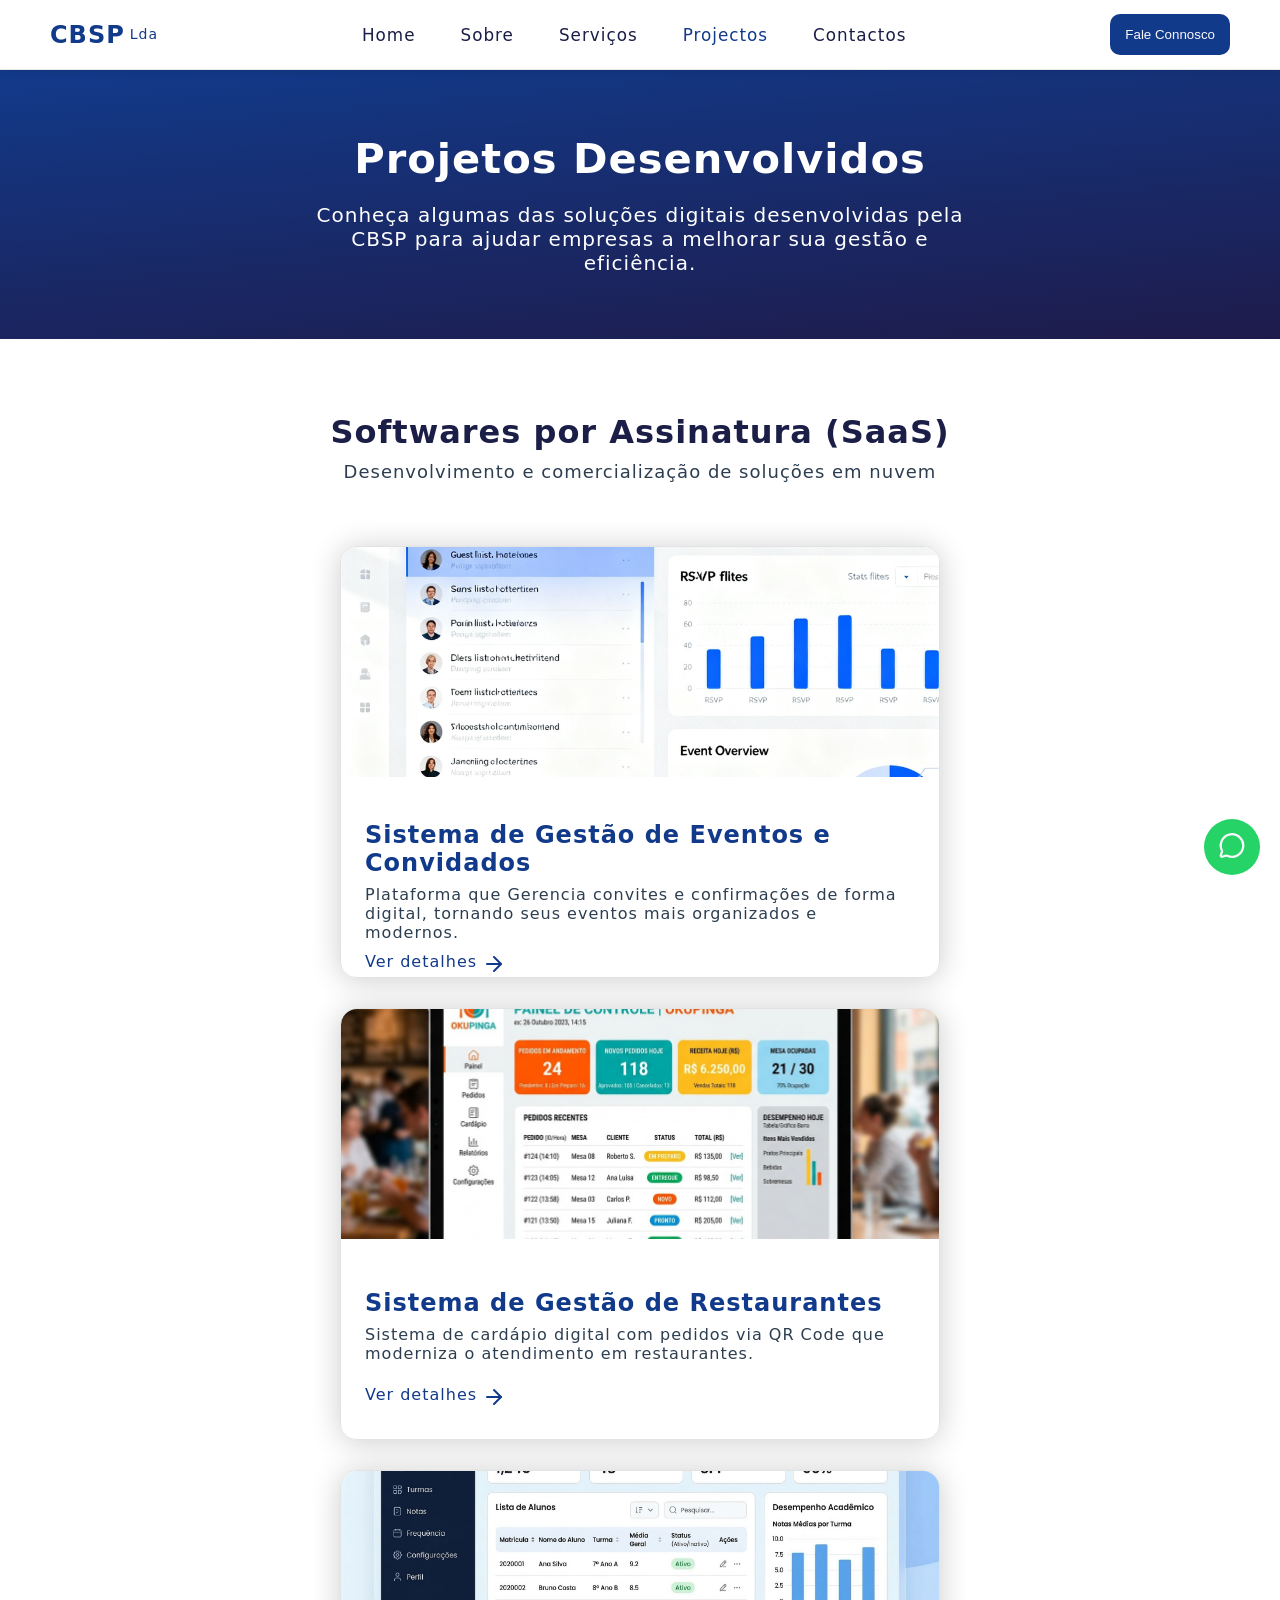
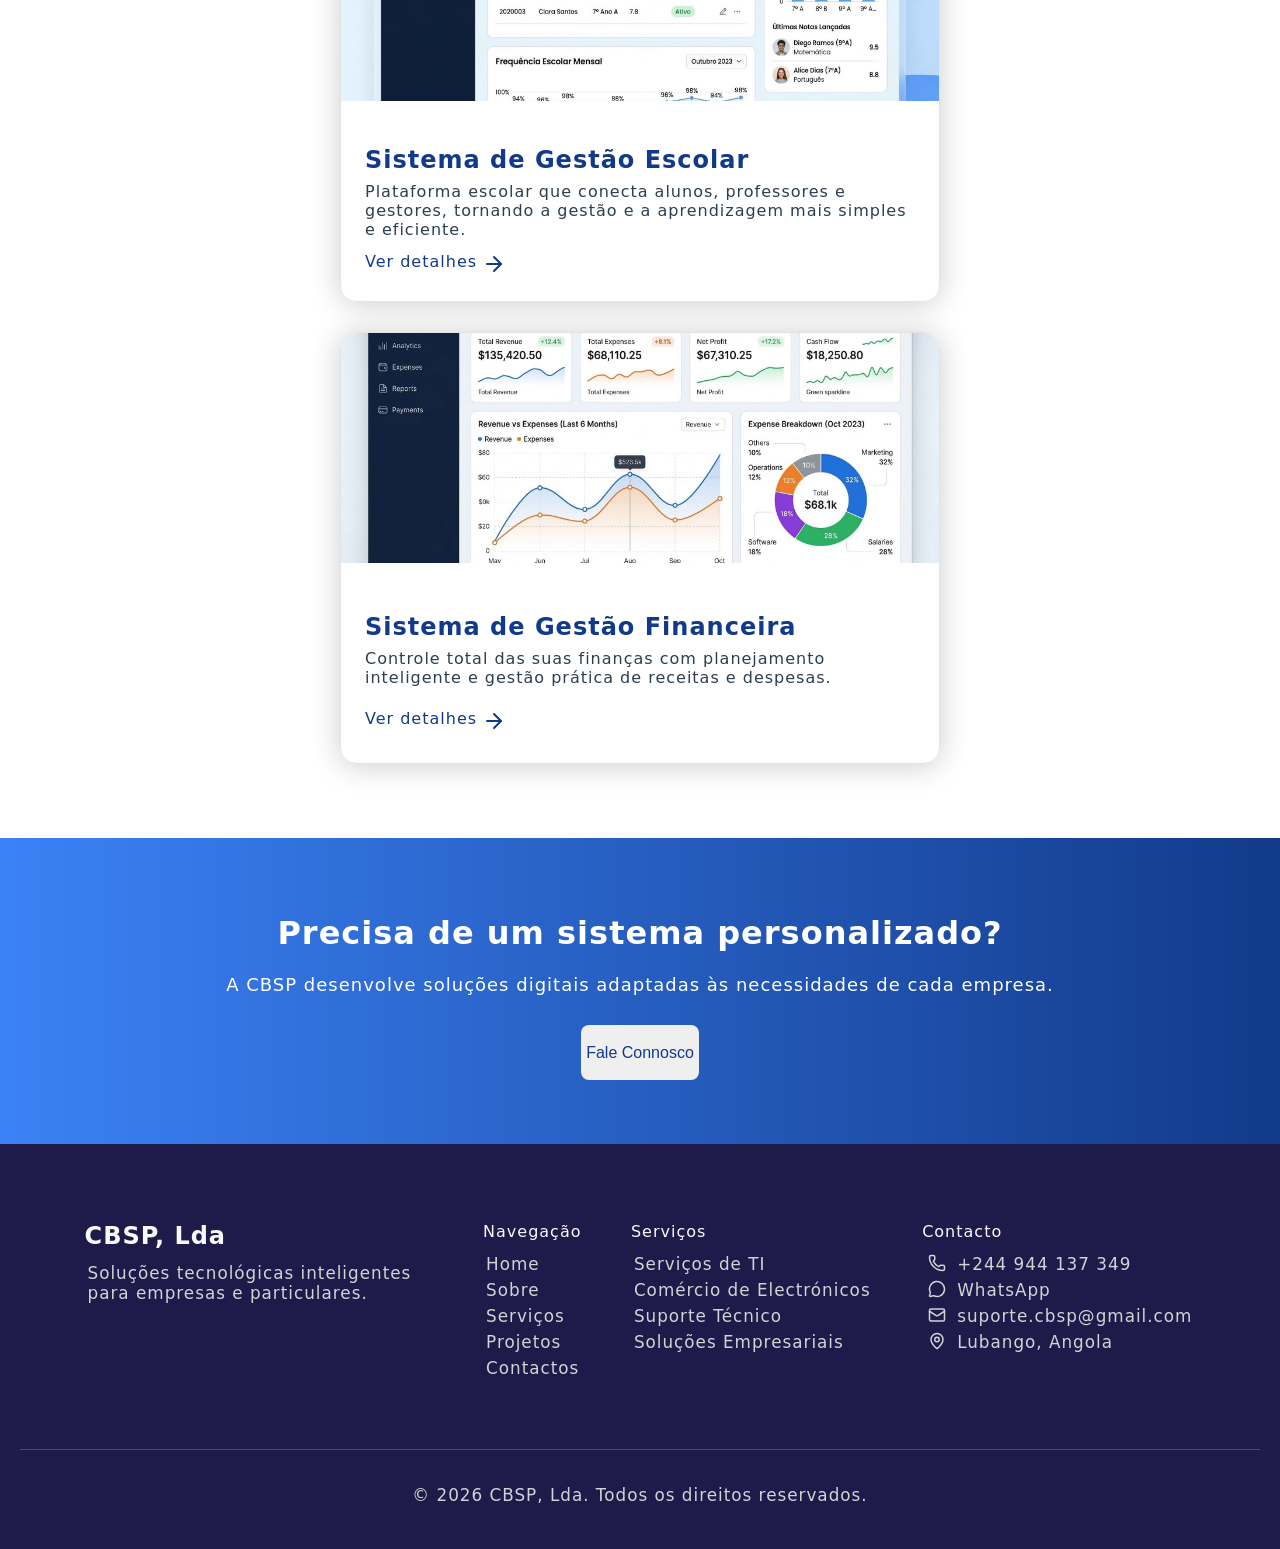
<file: projects.html>
<!DOCTYPE html>
<html lang="pt-AO">

<head>
    <meta charset="UTF-8">
    <meta name="viewport" content="width=device-width, initial-scale=1.0">
    <title>CBSP WEBSITE</title>
    <link rel="stylesheet" href="assets/css/main.css">
    <link rel="stylesheet" href="assets/css/tokens.css">
    <link rel="stylesheet" href="assets/css/about.css">
    <link rel="stylesheet" href="assets/css/projects.css">
    <script src="assets/js/main.js" defer></script>

    <style>
        @media screen and (max-width: 768px) {

            #visited {
                background-color: var(--MutedB);
            }

            #visited a {
                color: var(--Primary);
            }
        }

        @media screen and (min-width: 768px) {



            #visited a {
                color: var(--Primary);
                font-weight: var(--weight-bd);
            }
        }
    </style>
</head>

<body>
    <header class="header">
        <nav class="nav-bar">
            <div class="logo-btn">
                <div class="logo">
                    <a href="index.html">
                        <h3>CBSP</h3> <span>Lda</span>
                    </a>
                </div>
                <button class="btn-menu" id="btn-open-menu">
                    <div></div>
                    <div></div>
                    <div></div>
                </button>
            </div>
            <ul class="nav-list">
                <li class="nav-item"><a href="index.html" class="nav-link">Home</a></li>
                <li class="nav-item"><a href="about.html" class="nav-link">Sobre</a></li>
                <li class="nav-item"><a href="services.html" class="nav-link">Serviços</a></li>
                <li class="nav-item" id="visited"><a href="projects.html" class="nav-link">Projectos</a></li>
                <li class="nav-item"><a href="contacts.html" class="nav-link">Contactos</a></li>
                <li class="nav-item" id="talk-to-us"><a href="contacts.html" class="nav-link">Fale Connosco</a></li>
            </ul>
            <button class="btn-talk-to-us">
                <a href="contacts.html" class="nav-link">Fale Connosco</a>
            </button>
        </nav>
    </header>
    <div class="overlay"></div>

    <main class="main">
        <section class="up-section">
            <h1>Projetos Desenvolvidos</h1>
            <p>Conheça algumas das soluções digitais desenvolvidas pela CBSP para ajudar empresas a melhorar sua gestão
                e eficiência.</p>
        </section>
        <section class="projects-section">
            <div class="title-div">
                <h2>Softwares por Assinatura (SaaS)</h2>
                <p>Desenvolvimento e comercialização de soluções em nuvem</p>
            </div>
            <div class="project-cards">
                <div class="project-card">
                    <div class="project-img">
                        <img src="assets/images/projects/eventFlow.jpeg" alt=" " loading="lazy">
                    </div>
                    <div class="project-desc">
                        <div class="title-project">
                            <h3>Sistema de Gestão de Eventos e Convidados</h3>
                            <p>Plataforma que Gerencia convites e confirmações de forma digital, tornando seus eventos
                                mais organizados
                                e modernos.</p>
                        </div>
                        <div class="details-link">
                            <a href="inviteflow.html">
                                Ver detalhes

                                <svg xmlns="http://www.w3.org/2000/svg" width="24" height="24" viewBox="0 0 24 24"
                                    fill="none" stroke="currentColor" stroke-width="2" stroke-linecap="round"
                                    stroke-linejoin="round" class="lucide lucide-arrow-right-icon lucide-arrow-right">
                                    <path d="M5 12h14" />
                                    <path d="m12 5 7 7-7 7" />
                                </svg>

                            </a>
                        </div>
                    </div>
                </div>

                <div class="project-card">
                    <div class="project-img">
                        <img src="assets/images/projects/okupinga.jpg" alt=" " loading="lazy">
                    </div>
                    <div class="project-desc">
                        <div class="title-project">
                            <h3>Sistema de Gestão de Restaurantes</h3>
                            <p>Sistema de cardápio digital com pedidos via QR Code que moderniza o atendimento em
                                restaurantes.</p>
                        </div>
                        <div class="details-link">
                            <a href="okupinga.html">
                                Ver detalhes
                                <svg xmlns="http://www.w3.org/2000/svg" width="24" height="24" viewBox="0 0 24 24"
                                    fill="none" stroke="currentColor" stroke-width="2" stroke-linecap="round"
                                    stroke-linejoin="round" class="lucide lucide-arrow-right-icon lucide-arrow-right">
                                    <path d="M5 12h14" />
                                    <path d="m12 5 7 7-7 7" />
                                </svg>
                            </a>
                        </div>
                    </div>
                </div>

                <div class="project-card">
                    <div class="project-img">
                        <img src="assets/images/projects/eduConnect.jpg" alt=" " loading="lazy">
                    </div>
                    <div class="project-desc">
                        <div class="title-project">
                            <h3>Sistema de Gestão Escolar</h3>
                            <p>Plataforma escolar que conecta alunos, professores e gestores, tornando a gestão e a
                                aprendizagem mais simples e eficiente.</p>
                        </div>
                        <div class="details-link">
                            <a href="educonnect.html">
                                Ver detalhes
                                <svg xmlns="http://www.w3.org/2000/svg" width="24" height="24" viewBox="0 0 24 24"
                                    fill="none" stroke="currentColor" stroke-width="2" stroke-linecap="round"
                                    stroke-linejoin="round" class="lucide lucide-arrow-right-icon lucide-arrow-right">
                                    <path d="M5 12h14" />
                                    <path d="m12 5 7 7-7 7" />
                                </svg>
                            </a>
                        </div>
                    </div>
                </div>

                <div class="project-card">
                    <div class="project-img">
                        <img src="assets/images/projects/olombongo.jpg" alt=" " loading="lazy">
                    </div>
                    <div class="project-desc">
                        <div class="title-project">
                            <h3>Sistema de Gestão Financeira</h3>
                            <p>Controle total das suas finanças com planejamento inteligente e gestão prática de
                                receitas e despesas.</p>
                        </div>
                        <div class="details-link">
                            <a href="olombongo.html">
                                Ver detalhes
                                <svg xmlns="http://www.w3.org/2000/svg" width="24" height="24" viewBox="0 0 24 24"
                                    fill="none" stroke="currentColor" stroke-width="2" stroke-linecap="round"
                                    stroke-linejoin="round" class="lucide lucide-arrow-right-icon lucide-arrow-right">
                                    <path d="M5 12h14" />
                                    <path d="m12 5 7 7-7 7" />
                                </svg>
                            </a>
                        </div>
                    </div>
                </div>
            </div>
        </section>
        <section class="contact-section">
            <div class="text">
                <h2>Precisa de um sistema personalizado?</h2>
                <p>A CBSP desenvolve soluções digitais adaptadas às necessidades de cada empresa.</p>
            </div>
            <div class="contact-section-btns">
                <button><a href="contacts.html">Fale Connosco</a></button>
            </div>
        </section>

        <!--FOOTER SECTION-->
        <footer class="footer">
            <div class="footer-info">
                <div class="name-slogan">
                    <h2>CBSP, Lda</h2>
                    <p>Soluções tecnológicas inteligentes para empresas e particulares.</p>
                </div>
                <div>
                    <h4>Navegação</h4>
                    <p><a href="index.html">Home</a></p>
                    <p><a href="about.html">Sobre</a></p>
                    <p><a href="services.html">Serviços</a></p>
                    <p><a href="projects.html">Projetos</a></p>
                    <p><a href="contacts.html">Contactos</a></p>
                </div>
                <div>
                    <h4>Serviços</h4>
                    <p>Serviços de TI</p>
                    <p>Comércio de Electrónicos</p>
                    <p>Suporte Técnico</p>
                    <p>Soluções Empresariais</p>
                </div>
                <div id="contact-div">
                    <h4>Contacto</h4>
                    <p>
                        <svg xmlns="http://www.w3.org/2000/svg" width="24" height="24" viewBox="0 0 24 24" fill="none"
                            stroke="currentColor" stroke-width="2" stroke-linecap="round" stroke-linejoin="round"
                            class="lucide lucide-phone-icon lucide-phone">
                            <path
                                d="M13.832 16.568a1 1 0 0 0 1.213-.303l.355-.465A2 2 0 0 1 17 15h3a2 2 0 0 1 2 2v3a2 2 0 0 1-2 2A18 18 0 0 1 2 4a2 2 0 0 1 2-2h3a2 2 0 0 1 2 2v3a2 2 0 0 1-.8 1.6l-.468.351a1 1 0 0 0-.292 1.233 14 14 0 0 0 6.392 6.384" />
                        </svg>
                        <a href="tel:+244944137349">+244 944 137 349</a>
                    </p>
                    <p>
                        <svg xmlns="http://www.w3.org/2000/svg" width="24" height="24" viewBox="0 0 24 24" fill="none"
                            stroke="currentColor" stroke-width="2" stroke-linecap="round" stroke-linejoin="round"
                            class="lucide lucide-message-circle-icon lucide-message-circle">
                            <path
                                d="M2.992 16.342a2 2 0 0 1 .094 1.167l-1.065 3.29a1 1 0 0 0 1.236 1.168l3.413-.998a2 2 0 0 1 1.099.092 10 10 0 1 0-4.777-4.719" />
                        </svg>
                        <a href="https://wa.me/244944137349?text=Olá,%20vi%20o%20vosso%20site%20e%20gostaria%20de%20solicitar%20um%20orçamento%20para%20um%20sistema%20ou%20serviço."
                            target="_blank">WhatsApp</a>
                    </p>
                    <p>
                        <svg xmlns="http://www.w3.org/2000/svg" width="24" height="24" viewBox="0 0 24 24" fill="none"
                            stroke="currentColor" stroke-width="2" stroke-linecap="round" stroke-linejoin="round"
                            class="lucide lucide-mail-icon lucide-mail">
                            <path d="m22 7-8.991 5.727a2 2 0 0 1-2.009 0L2 7" />
                            <rect x="2" y="4" width="20" height="16" rx="2" />
                        </svg>
                        <a
                            href="mailto:suporte.cbsp@gmail.com?subject=Pedido%20de%20Orçamento&body=Olá,%20encontrei%20o%20site%20da%20CBSP%20e%20gostaria%20de%20solicitar%20um%20orçamento%20para%20um%20sistema%20ou%20serviço.">suporte.cbsp@gmail.com</a>
                    </p>
                    <p>
                        <svg xmlns="http://www.w3.org/2000/svg" width="24" height="24" viewBox="0 0 24 24" fill="none"
                            stroke="currentColor" stroke-width="2" stroke-linecap="round" stroke-linejoin="round"
                            class="lucide lucide-map-pin-icon lucide-map-pin">
                            <path
                                d="M20 10c0 4.993-5.539 10.193-7.399 11.799a1 1 0 0 1-1.202 0C9.539 20.193 4 14.993 4 10a8 8 0 0 1 16 0" />
                            <circle cx="12" cy="10" r="3" />
                        </svg>
                        <a href="javascript:void(0)">Lubango, Angola</a>
                    </p>
                </div>
            </div>

            <div class="signature">
                <p>&copy; 2026 CBSP, Lda. Todos os direitos reservados.</p>
            </div>
        </footer>
    </main>

    <button class="whatsapp-button">
        <a href="https://wa.me/244944137349?text=Olá,%20vi%20o%20vosso%20site%20e%20gostaria%20de%20solicitar%20um%20orçamento%20para%20um%20sistema%20ou%20serviço."
            target="_blank">
            <svg xmlns="http://www.w3.org/2000/svg" width="24" height="24" viewBox="0 0 24 24" fill="none"
                stroke="currentColor" stroke-width="2" stroke-linecap="round" stroke-linejoin="round"
                class="lucide lucide-message-circle-icon lucide-message-circle">
                <path
                    d="M2.992 16.342a2 2 0 0 1 .094 1.167l-1.065 3.29a1 1 0 0 0 1.236 1.168l3.413-.998a2 2 0 0 1 1.099.092 10 10 0 1 0-4.777-4.719" />
            </svg>
        </a>
    </button>
</body>

</html>
</file>
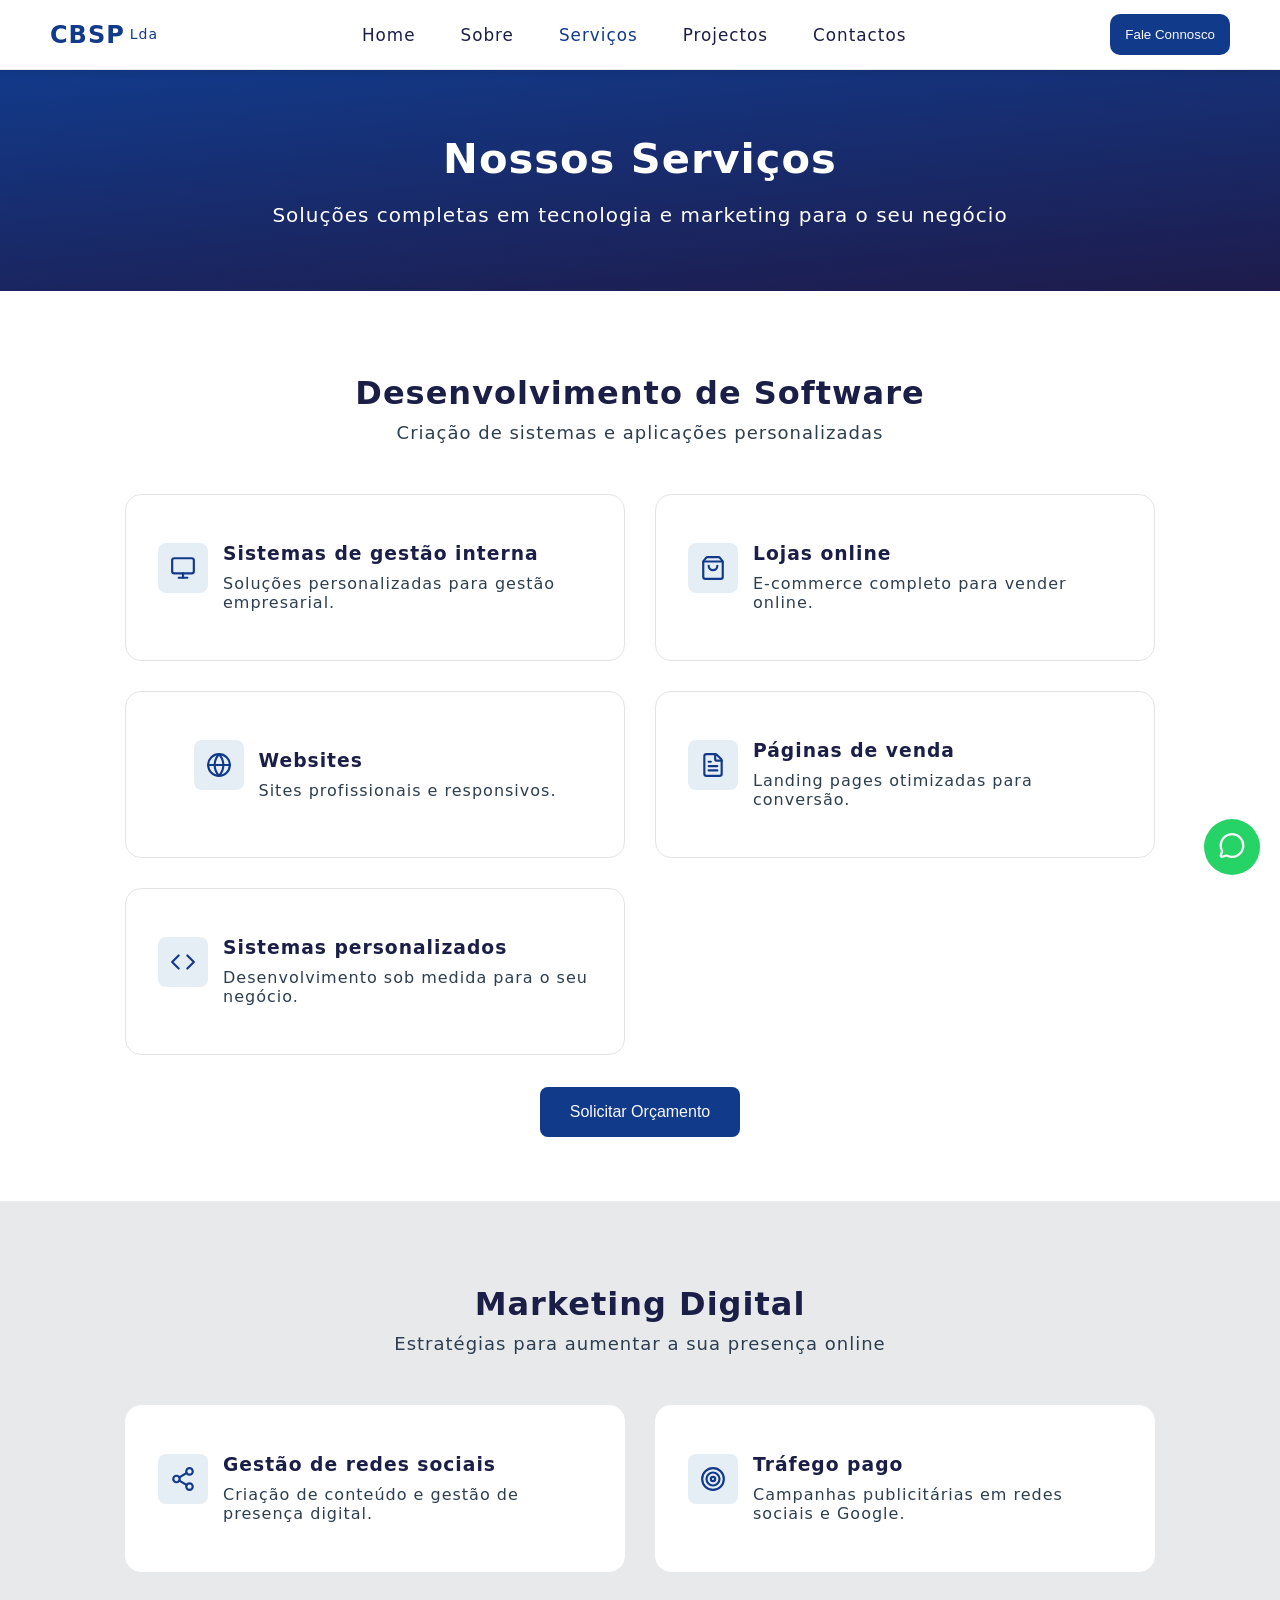
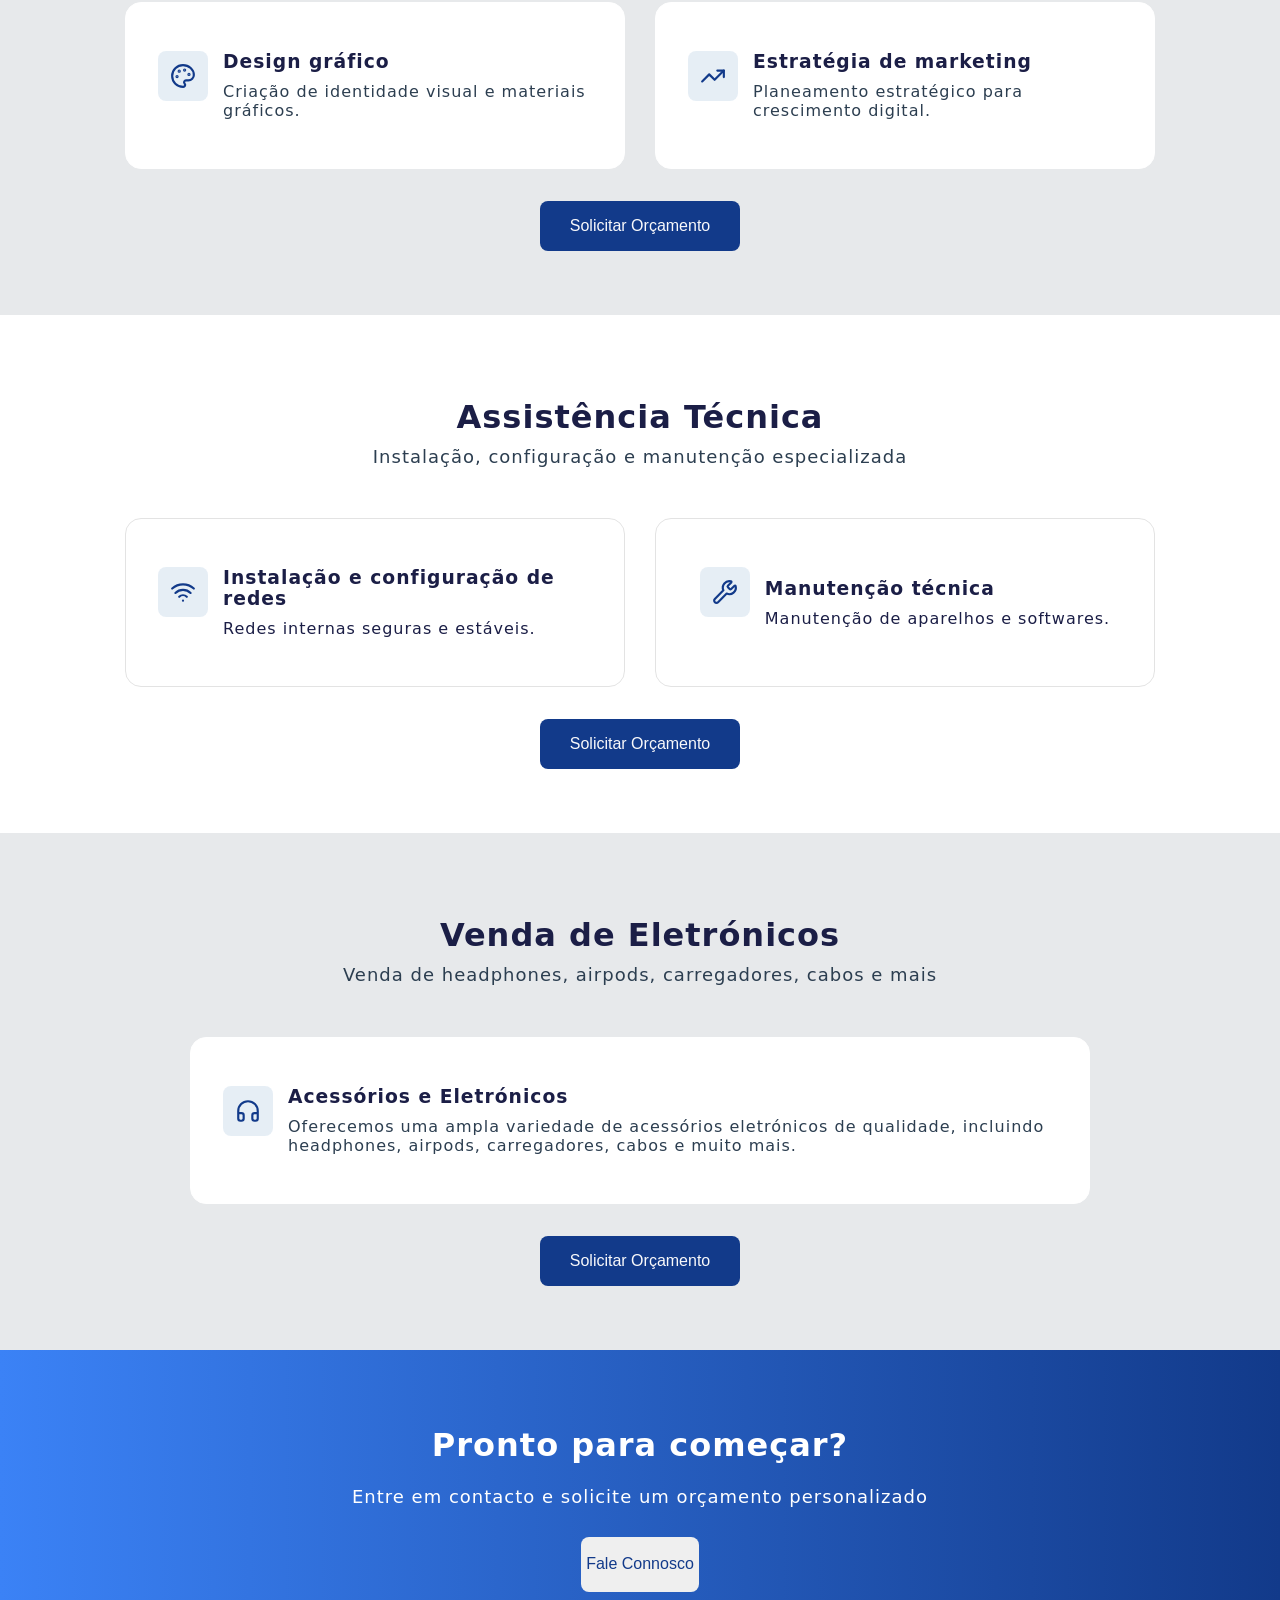
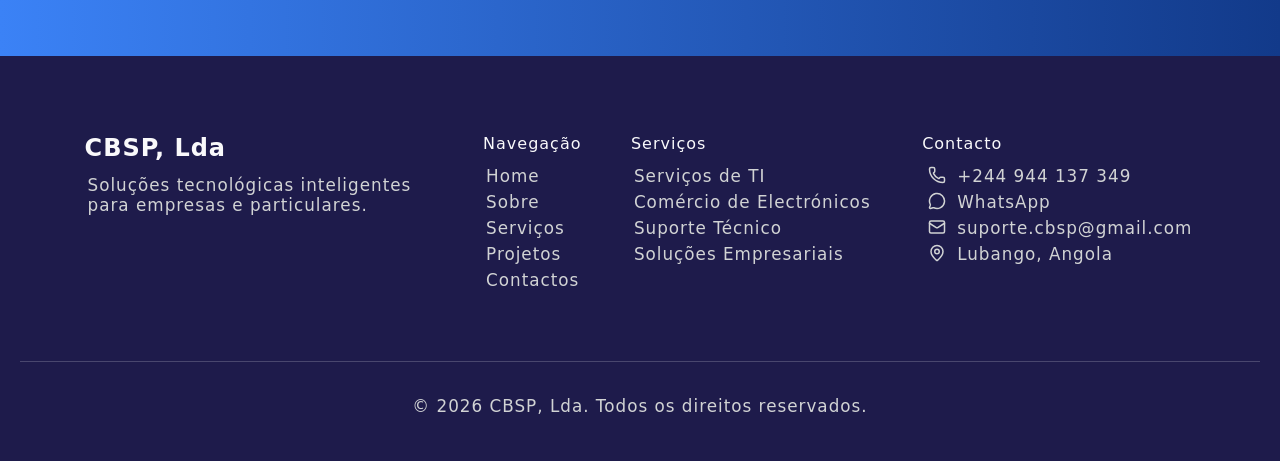
<file: services.html>
<!DOCTYPE html>
<html lang="pt-AO">

<head>
    <meta charset="UTF-8">
    <meta name="viewport" content="width=device-width, initial-scale=1.0">
    <title>CBSP WEBSITE</title>
    <link rel="stylesheet" href="assets/css/main.css">
    <link rel="stylesheet" href="assets/css/tokens.css">
    <link rel="stylesheet" href="assets/css/about.css">
    <link rel="stylesheet" href="assets/css/services.css">
    <script src="assets/js/main.js" defer></script>

    <style>
        @media screen and (max-width: 768px) {

            #visited {
                background-color: var(--MutedB);
            }

            #visited a {
                color: var(--Primary);
            }
        }

        @media screen and (min-width: 768px) {



            #visited a {
                color: var(--Primary);
                font-weight: var(--weight-bd);
            }
        }
    </style>
</head>

<body>
    <header class="header">
        <nav class="nav-bar">
            <div class="logo-btn">
                <div class="logo">
                     <a href="index.html">
                        <h3>CBSP</h3> <span>Lda</span>
                    </a>
                </div>
                <button class="btn-menu" id="btn-open-menu">
                    <div></div>
                    <div></div>
                    <div></div>
                </button>
            </div>
            <ul class="nav-list">
                <li class="nav-item"><a href="index.html" class="nav-link">Home</a></li>
                <li class="nav-item"><a href="about.html" class="nav-link">Sobre</a></li>
                <li class="nav-item" id="visited"><a href="services.html" class="nav-link">Serviços</a></li>
                <li class="nav-item"><a href="projects.html" class="nav-link">Projectos</a></li>
                <li class="nav-item"><a href="contacts.html" class="nav-link">Contactos</a></li>
                <li class="nav-item" id="talk-to-us"><a href="contacts.html" class="nav-link">Fale Connosco</a></li>
            </ul>
            <button class="btn-talk-to-us">
                <a href="contacts.html" class="nav-link">Fale Connosco</a>
            </button>
        </nav>
    </header>
    <div class="overlay"></div>

    <main class="main">
        <section class="up-section">
            <h1>Nossos Serviços</h1>
            <p>Soluções completas em tecnologia e marketing para o seu negócio</p>
        </section>

        <!--SOFTWARE DEVELOPMENT SERVICES-->
        <section class="software-development">
            <div class="title-div">
                <h2>Desenvolvimento de Software</h2>
                <p>Criação de sistemas e aplicações personalizadas</p>
            </div>
            <div class="software-cards">
                <div class="software-card">
                    <div class="software-img">
                        <svg xmlns="http://www.w3.org/2000/svg" width="24" height="24" viewBox="0 0 24 24" fill="none" stroke="currentColor" stroke-width="2" stroke-linecap="round" stroke-linejoin="round" class="lucide lucide-monitor-icon lucide-monitor"><rect width="20" height="14" x="2" y="3" rx="2"/><line x1="8" x2="16" y1="21" y2="21"/><line x1="12" x2="12" y1="17" y2="21"/></svg>

                    </div>
                    <div class="software-desc">
                        <h3>Sistemas de gestão interna</h3>
                        <p>Soluções personalizadas para gestão empresarial.</p>
                    </div>
                </div>
                <div class="software-card">
                    <div class="software-img">
                        <svg xmlns="http://www.w3.org/2000/svg" width="24" height="24" viewBox="0 0 24 24" fill="none" stroke="currentColor" stroke-width="2" stroke-linecap="round" stroke-linejoin="round" class="lucide lucide-shopping-bag-icon lucide-shopping-bag"><path d="M16 10a4 4 0 0 1-8 0"/><path d="M3.103 6.034h17.794"/><path d="M3.4 5.467a2 2 0 0 0-.4 1.2V20a2 2 0 0 0 2 2h14a2 2 0 0 0 2-2V6.667a2 2 0 0 0-.4-1.2l-2-2.667A2 2 0 0 0 17 2H7a2 2 0 0 0-1.6.8z"/></svg>

                    </div>
                    <div class="software-desc">
                        <h3>Lojas online</h3>
                        <p>E-commerce completo para vender online.</p>
                    </div>
                </div>
                <div class="software-card">
                    <div class="software-img">
                        <svg xmlns="http://www.w3.org/2000/svg" width="24" height="24" viewBox="0 0 24 24" fill="none" stroke="currentColor" stroke-width="2" stroke-linecap="round" stroke-linejoin="round" class="lucide lucide-globe-icon lucide-globe"><circle cx="12" cy="12" r="10"/><path d="M12 2a14.5 14.5 0 0 0 0 20 14.5 14.5 0 0 0 0-20"/><path d="M2 12h20"/></svg>

                    </div>
                    <div class="software-desc">
                        <h3>Websites</h3>
                        <p>Sites profissionais e responsivos.</p>
                    </div>
                </div>
                <div class="software-card">
                    <div class="software-img">
                        <svg xmlns="http://www.w3.org/2000/svg" width="24" height="24" viewBox="0 0 24 24" fill="none" stroke="currentColor" stroke-width="2" stroke-linecap="round" stroke-linejoin="round" class="lucide lucide-file-text-icon lucide-file-text"><path d="M6 22a2 2 0 0 1-2-2V4a2 2 0 0 1 2-2h8a2.4 2.4 0 0 1 1.704.706l3.588 3.588A2.4 2.4 0 0 1 20 8v12a2 2 0 0 1-2 2z"/><path d="M14 2v5a1 1 0 0 0 1 1h5"/><path d="M10 9H8"/><path d="M16 13H8"/><path d="M16 17H8"/></svg>

                    </div>
                    <div class="software-desc">
                        <h3>Páginas de venda</h3>
                        <p>Landing pages otimizadas para conversão.</p>
                    </div>
                </div>
                <div class="software-card">
                    <div class="software-img">
                        <svg xmlns="http://www.w3.org/2000/svg" width="24" height="24" viewBox="0 0 24 24" fill="none" stroke="currentColor" stroke-width="2" stroke-linecap="round" stroke-linejoin="round" class="lucide lucide-code-icon lucide-code"><path d="m16 18 6-6-6-6"/><path d="m8 6-6 6 6 6"/></svg>

                    </div>
                    <div class="software-desc">
                        <h3>Sistemas personalizados</h3>
                        <p>Desenvolvimento sob medida para o seu negócio.</p>
                    </div>
                </div>
            </div>
            <button class="btn-orcamento"><a href="contacts.html#formulario">Solicitar Orçamento</a></button>
        </section>

        <!--MARKETING SERVICES-->
        <section class="digital-marketing">
            <div class="title-div">
                <h2>Marketing Digital</h2>
                <p>Estratégias para aumentar a sua presença online</p>
            </div>
            <div class="marketing-cards">
                <div class="marketing-card">
                    <div class="marketing-img">
                        <svg xmlns="http://www.w3.org/2000/svg" width="24" height="24" viewBox="0 0 24 24" fill="none" stroke="currentColor" stroke-width="2" stroke-linecap="round" stroke-linejoin="round" class="lucide lucide-share2-icon lucide-share-2"><circle cx="18" cy="5" r="3"/><circle cx="6" cy="12" r="3"/><circle cx="18" cy="19" r="3"/><line x1="8.59" x2="15.42" y1="13.51" y2="17.49"/><line x1="15.41" x2="8.59" y1="6.51" y2="10.49"/></svg>

                    </div>
                    <div class="marketing-desc">
                        <h3>Gestão de redes sociais</h3>
                        <p>Criação de conteúdo e gestão de presença digital.</p>
                    </div>
                </div>
                <div class="marketing-card">
                    <div class="marketing-img">
                       <svg xmlns="http://www.w3.org/2000/svg" width="24" height="24" viewBox="0 0 24 24" fill="none" stroke="currentColor" stroke-width="2" stroke-linecap="round" stroke-linejoin="round" class="lucide lucide-target-icon lucide-target"><circle cx="12" cy="12" r="10"/><circle cx="12" cy="12" r="6"/><circle cx="12" cy="12" r="2"/></svg>


                    </div>
                    <div class="marketing-desc">
                        <h3>Tráfego pago</h3>
                        <p>Campanhas publicitárias em redes sociais e Google.</p>
                    </div>
                </div>
                <div class="marketing-card">
                    <div class="marketing-img">
                        <svg xmlns="http://www.w3.org/2000/svg" width="24" height="24" viewBox="0 0 24 24" fill="none" stroke="currentColor" stroke-width="2" stroke-linecap="round" stroke-linejoin="round" class="lucide lucide-palette-icon lucide-palette"><path d="M12 22a1 1 0 0 1 0-20 10 9 0 0 1 10 9 5 5 0 0 1-5 5h-2.25a1.75 1.75 0 0 0-1.4 2.8l.3.4a1.75 1.75 0 0 1-1.4 2.8z"/><circle cx="13.5" cy="6.5" r=".5" fill="currentColor"/><circle cx="17.5" cy="10.5" r=".5" fill="currentColor"/><circle cx="6.5" cy="12.5" r=".5" fill="currentColor"/><circle cx="8.5" cy="7.5" r=".5" fill="currentColor"/></svg>


                    </div>
                    <div class="marketing-desc">
                        <h3>Design gráfico</h3>
                        <p>Criação de identidade visual e materiais gráficos.</p>
                    </div>
                </div>
                <div class="marketing-card">
                    <div class="marketing-img">
                       <svg xmlns="http://www.w3.org/2000/svg" width="24" height="24" viewBox="0 0 24 24" fill="none" stroke="currentColor" stroke-width="2" stroke-linecap="round" stroke-linejoin="round" class="lucide lucide-trending-up-icon lucide-trending-up"><path d="M16 7h6v6"/><path d="m22 7-8.5 8.5-5-5L2 17"/></svg>


                    </div>
                    <div class="marketing-desc">
                        <h3>Estratégia de marketing</h3>
                        <p>Planeamento estratégico para crescimento digital.</p>
                    </div>
                </div>
            </div>
            <button class="btn-orcamento"><a href="contacts.html#formulario">Solicitar Orçamento</a></button>

        </section>

        <!--TECHNIQUE ASSISTENCY-->
        <section class="technique-assistency">
            <div class="title-div">
                <h2>Assistência Técnica</h2>
                <p>Instalação, configuração e manutenção especializada</p>
            </div>

            <div class="assistency-cards">
                <div class="assistency-card">
                    <div class="assistency-img">
                        <svg xmlns="http://www.w3.org/2000/svg" width="24" height="24" viewBox="0 0 24 24" fill="none" stroke="currentColor" stroke-width="2" stroke-linecap="round" stroke-linejoin="round" class="lucide lucide-wifi-icon lucide-wifi"><path d="M12 20h.01"/><path d="M2 8.82a15 15 0 0 1 20 0"/><path d="M5 12.859a10 10 0 0 1 14 0"/><path d="M8.5 16.429a5 5 0 0 1 7 0"/></svg>

                    </div>
                    <div class="assistency-desc">
                        <h3>Instalação e configuração de redes</h3>
                        <p>Redes internas seguras e estáveis.</p>
                    </div>
                </div>
                <div class="assistency-card">
                    <div class="assistency-img">
                        <svg xmlns="http://www.w3.org/2000/svg" width="24" height="24" viewBox="0 0 24 24" fill="none" stroke="currentColor" stroke-width="2" stroke-linecap="round" stroke-linejoin="round" class="lucide lucide-wrench-icon lucide-wrench"><path d="M14.7 6.3a1 1 0 0 0 0 1.4l1.6 1.6a1 1 0 0 0 1.4 0l3.106-3.105c.32-.322.863-.22.983.218a6 6 0 0 1-8.259 7.057l-7.91 7.91a1 1 0 0 1-2.999-3l7.91-7.91a6 6 0 0 1 7.057-8.259c.438.12.54.662.219.984z"/></svg>

                    </div>
                    <div class="assistency-desc">
                        <h3>Manutenção técnica</h3>
                        <p>Manutenção de aparelhos e softwares.</p>
                    </div>
                </div>
            </div>
            <button class="btn-orcamento"><a href="contacts.html#formulario">Solicitar Orçamento</a></button>

        </section>
        <!--ELECTRONICS SALE-->
        <section class="electronics-sale">
            <div class="title-div">
                <h2>Venda de Eletrónicos</h2>
                <p>Venda de headphones, airpods, carregadores, cabos e mais</p>
            </div>

            <div class="electronics-cards">
                <div class="electronics-card">
                    <div class="electronics-img">
                        <svg xmlns="http://www.w3.org/2000/svg" width="24" height="24" viewBox="0 0 24 24" fill="none" stroke="currentColor" stroke-width="2" stroke-linecap="round" stroke-linejoin="round" class="lucide lucide-headphones-icon lucide-headphones"><path d="M3 14h3a2 2 0 0 1 2 2v3a2 2 0 0 1-2 2H5a2 2 0 0 1-2-2v-7a9 9 0 0 1 18 0v7a2 2 0 0 1-2 2h-1a2 2 0 0 1-2-2v-3a2 2 0 0 1 2-2h3"/></svg>

                    </div>
                    <div class="electronics-desc">
                        <h3>Acessórios e Eletrónicos</h3>
                        <p>Oferecemos uma ampla variedade de acessórios eletrónicos de qualidade, incluindo headphones, airpods, carregadores, cabos e muito mais.</p>
                    </div>
                </div>
            </div>
            <button class="btn-orcamento"><a href="contacts.html#formulario">Solicitar Orçamento</a></button>

        </section>

          <section class="contact-section">
            <div class="text">
                <h2>Pronto para começar?</h2>
                <p>Entre em contacto e solicite um orçamento personalizado</p>
            </div>
            <div class="contact-section-btns">
                <button><a href="contacts.html">Fale Connosco</a></button>
            </div>
        </section>

        <!--FOOTER SECTION-->
        <footer class="footer">
            <div class="footer-info">
                <div class="name-slogan">
                    <h2>CBSP, Lda</h2>
                    <p>Soluções tecnológicas inteligentes para empresas e particulares.</p>
                </div>
                <div>
                    <h4>Navegação</h4>
                    <p><a href="index.html">Home</a></p>
                    <p><a href="about.html">Sobre</a></p>
                    <p><a href="services.html">Serviços</a></p>
                    <p><a href="projects.html">Projetos</a></p>
                    <p><a href="contacts.html">Contactos</a></p>
                </div>
                <div>
                    <h4>Serviços</h4>
                    <p>Serviços de TI</p>
                    <p>Comércio de Electrónicos</p>
                    <p>Suporte Técnico</p>
                    <p>Soluções Empresariais</p>
                </div>
                <div id="contact-div">
                    <h4>Contacto</h4>
                    <p>
                        <svg xmlns="http://www.w3.org/2000/svg" width="24" height="24" viewBox="0 0 24 24" fill="none"
                            stroke="currentColor" stroke-width="2" stroke-linecap="round" stroke-linejoin="round"
                            class="lucide lucide-phone-icon lucide-phone">
                            <path
                                d="M13.832 16.568a1 1 0 0 0 1.213-.303l.355-.465A2 2 0 0 1 17 15h3a2 2 0 0 1 2 2v3a2 2 0 0 1-2 2A18 18 0 0 1 2 4a2 2 0 0 1 2-2h3a2 2 0 0 1 2 2v3a2 2 0 0 1-.8 1.6l-.468.351a1 1 0 0 0-.292 1.233 14 14 0 0 0 6.392 6.384" />
                        </svg>
                        <a href="tel:+244944137349">+244 944 137 349</a>
                    </p>
                    <p>
                        <svg xmlns="http://www.w3.org/2000/svg" width="24" height="24" viewBox="0 0 24 24" fill="none"
                            stroke="currentColor" stroke-width="2" stroke-linecap="round" stroke-linejoin="round"
                            class="lucide lucide-message-circle-icon lucide-message-circle">
                            <path
                                d="M2.992 16.342a2 2 0 0 1 .094 1.167l-1.065 3.29a1 1 0 0 0 1.236 1.168l3.413-.998a2 2 0 0 1 1.099.092 10 10 0 1 0-4.777-4.719" />
                        </svg>
                        <a href="https://wa.me/244944137349?text=Olá,%20vi%20o%20vosso%20site%20e%20gostaria%20de%20solicitar%20um%20orçamento%20para%20um%20sistema%20ou%20serviço." target="_blank">WhatsApp</a>
                    </p>
                    <p>
                        <svg xmlns="http://www.w3.org/2000/svg" width="24" height="24" viewBox="0 0 24 24" fill="none"
                            stroke="currentColor" stroke-width="2" stroke-linecap="round" stroke-linejoin="round"
                            class="lucide lucide-mail-icon lucide-mail">
                            <path d="m22 7-8.991 5.727a2 2 0 0 1-2.009 0L2 7" />
                            <rect x="2" y="4" width="20" height="16" rx="2" />
                        </svg>
                        <a href="mailto:suporte.cbsp@gmail.com?subject=Pedido%20de%20Orçamento&body=Olá,%20encontrei%20o%20site%20da%20CBSP%20e%20gostaria%20de%20solicitar%20um%20orçamento%20para%20um%20sistema%20ou%20serviço.">suporte.cbsp@gmail.com</a>
                    </p>
                    <p>
                        <svg xmlns="http://www.w3.org/2000/svg" width="24" height="24" viewBox="0 0 24 24" fill="none"
                            stroke="currentColor" stroke-width="2" stroke-linecap="round" stroke-linejoin="round"
                            class="lucide lucide-map-pin-icon lucide-map-pin">
                            <path
                                d="M20 10c0 4.993-5.539 10.193-7.399 11.799a1 1 0 0 1-1.202 0C9.539 20.193 4 14.993 4 10a8 8 0 0 1 16 0" />
                            <circle cx="12" cy="10" r="3" />
                        </svg>
                        <a href="javascript:void(0)">Lubango, Angola</a>
                    </p>
                </div>
            </div>

            <div class="signature">
                <p>&copy; 2026 CBSP, Lda. Todos os direitos reservados.</p>
            </div>
        </footer>
    </main>

    <button class="whatsapp-button">
        <a href="https://wa.me/244944137349" target="_blank">
            <svg xmlns="http://www.w3.org/2000/svg" width="24" height="24" viewBox="0 0 24 24" fill="none"
                stroke="currentColor" stroke-width="2" stroke-linecap="round" stroke-linejoin="round"
                class="lucide lucide-message-circle-icon lucide-message-circle">
                <path
                    d="M2.992 16.342a2 2 0 0 1 .094 1.167l-1.065 3.29a1 1 0 0 0 1.236 1.168l3.413-.998a2 2 0 0 1 1.099.092 10 10 0 1 0-4.777-4.719" />
            </svg>
        </a>
    </button>


</body>

</html>
</file>
<file: assets/css/main.css>
* {
    margin: 0;
    padding: 0;
    box-sizing: border-box;
}

body {
    width: 100%;
    min-height: 100vh;
    display: grid;
    grid-template-areas: "header" "main";
    font-family: var(--FontFamily);
    color: var(--Foreground);
    letter-spacing: 1px;

}

html{
    scroll-behavior: smooth;

}


.header {
    grid-area: header;
    border-bottom: 1px solid var(--Muted);
}

.main {
    grid-area: main;
    width: 100%;

}


@media screen and (max-width: 990px) {
    body {
        grid-template: 60px 1fr / 1fr;

    }

    /*MENU HAMBURGUER CONFIG*/
    .header {
        width: 100%;
        background-color: var(--Background);
        z-index: 1000;
        height: 60px;
        position: fixed;

    }

    .header .nav-bar {
        width: 100%;
        display: flex;
        flex-direction: column;
        justify-content: space-between;
        padding: 5px 12px;
        background-color: var(--CardBackground);
        z-index: 999;
        box-shadow: 0 1px 4px rgba(0, 0, 0, .08);

    }

    .nav-bar .logo-btn {
        display: flex;
        justify-content: space-between;
        align-items: center;
        width: 100%;
        height: 60px;
    }

    .logo-btn.addBorder {
        border-bottom: 1px solid var(--Muted);

    }

    .logo {
        display: flex;
        gap: 5px;
        font-size: var(--text-lg);
    }
    .logo a{
        color: var(--Primary);
        text-decoration: none;
    }

    .logo span {
        align-self: flex-end;
        display: none;
    }

    .nav-bar .nav-list {
        display: flex;
        flex-direction: column;
        align-items: center;
        width: 100%;
        background-color: var(--CardBackground);
        padding: 0 10px;
        list-style: none;
        transition: max-height .5s ease;
        opacity: 0;
        visibility: hidden;
        max-height: 0;
        z-index: 900;
    }

    .nav-list.showMenu {
        opacity: 1;
        visibility: visible;
        max-height: 300px;
    }

    .nav-list .nav-item {
        padding: 3px;
        justify-content: center;
        border-radius: var(--radius-md);
        width: 100%;
        margin-top: 8px;
        transition: all .1s ease-in-out;
        opacity: 0;
        transform: translateY(-10px);
    }

    #talk-to-us {
        background-color: var(--Primary);
        width: 90%;
        margin: 10px auto;
        padding: 5px;
    }

    #talk-to-us a {
        color: var(--Background);
    }

    #talk-to-us:hover {
        transition: background-color .5s ease;
        background-color: var(--AccentBlue);
    }

    .btn-talk-to-us {
        display: none;
    }

    .nav-item:hover {
        background-color: var(--Background);
    }

    .nav-list.delay .nav-item {
        opacity: 1;
        transform: translateY(0);
    }

    .nav-list.delay .nav-item:nth-child(1) {
        transition-delay: .1s;
    }

    .nav-list.delay .nav-item:nth-child(2) {
        transition-delay: .2s;
    }

    .nav-list.delay .nav-item:nth-child(3) {
        transition-delay: .3s;
    }

    .nav-list.delay .nav-item:nth-child(4) {
        transition-delay: .4s;
    }

    .nav-list.delay .nav-item:nth-child(5) {
        transition-delay: .5s;
    }

    .nav-list.delay .nav-item:nth-child(6) {
        transition-delay: .6s;
    }



    .nav-list .nav-link {
        padding: 5px;
        color: var(--Foreground);
        text-decoration: none;
        display: flex;
        justify-content: center;
        font-weight: var(--weight-sb);
        color: var(--Foreground);
        font-size: var(--text-xm);
        cursor: pointer;
    }

    .btn-menu {
        width: 25px;
        border: none;
        background-color: var(--CardBackground);
    }

    .btn-menu div {
        height: 3px;
        margin-top: 6px;
        background-color: var(--Primary);
        transition: all .3s ease-in-out;
    }

    .btn-menu.closeBtn div:nth-child(1) {
        transform: rotate(45deg) translate(6px, 6px);
    }

    .btn-menu.closeBtn div:nth-child(2) {
        opacity: 0;
    }

    .btn-menu.closeBtn div:nth-child(3) {
        transform: rotate(-45deg) translate(7px, -7px);
    }

    .overlay {
        position: fixed;
        inset: 0;
        background-color: rgba(0, 0, 0, .4);
        opacity: 0;
        visibility: hidden;
        transition: all .5s ease;
    }

    .overlay.active {
        opacity: 1;
        visibility: visible;
        z-index: 900;

    }

    .no-scroll {
        overflow: hidden;
    }

    /*FOOTER*/

    .footer {
        background-color: var(--AccentBlue);
        display: flex;
        flex-direction: column;
        gap: 20px;
        color: var(--Muted);
        padding: 20px;
    }

    .footer div {
        display: flex;
        flex-direction: column;
    }

    .footer div h2,
    .footer div h4 {
        margin: 10px 0;
        color: var(--Background);
    }

    .footer h4 {
        font-weight: var(--weight-bd);
    }

    .footer div a {
        color: var(--Muted);
        text-decoration: none;
    }

    .footer div a:hover {
        color: var(--CardBackground);
    }

    .footer div p {
        text-align: start;
        font-weight: var(--weight-nl1);
        padding: 3px;
        font-size: 1.05rem;

    }

    .footer .signature {
        border-top: 1px solid var(--BorderColor);
        padding: 10px 0;
        margin: 10px 0;
    }

    .signature p {
        margin-top: 10px;
        text-align: center;
        font-size: 1.05rem;
    }

    .footer #contact-div p {
        display: flex;
        gap: 8px;
    }

    #contact-div p svg {
        height: 18px;
        color: var(--Muted);
    }

    #contact-div p:hover svg,
    #contact-div svg:hover {
        color: var(--CardBackground);
    }

    .whatsapp-button {
        position: fixed;
        bottom: 25px;
        right: 20px;
        border: none;
        background: none;
        padding: 13px;
        background-color: var(--ZapButton);
        border-radius: var(--radius-full);

    }

    .whatsapp-button svg {
        color: var(--Background);
        height: 25px;
        width: 28px;
    }
}



@media screen and (min-width: 991px) {

    .header {
        height: 70px;
        border: none;
        width: 100%;
        position: fixed;
        border-bottom: 1px solid var(--MutedB);
        box-shadow: 0 2px 7px rgba(0, 0, 0, .08);

    }

    .main {
        margin-top: 70px;
    }

    .header .nav-bar {
        height: 100%;
        display: flex;
        justify-content: space-between;
        align-items: center;
        background-color: var(--CardBackground);
        padding: 5px 50px;
    }

    .logo-btn {
        display: flex;
        align-items: center;
    }

    .logo-btn .btn-menu {
        display: none;
    }

    .logo {
        font-size: var(--text-lg);
        color: var(--Primary);
    }
    .logo a{
         display: flex;
         gap: 5px;
        color: var(--Primary);
        text-decoration: none;
    }

    .logo h3 {
        font-size: 1.5rem;
    }

    .logo span {
        align-self: flex-start;
        font-size: var(--text-sm);
        margin-top: 5px;
    }

    .nav-bar .nav-list {
        display: flex;
        align-items: center;
        padding: 0 10px;
        list-style: none;
        transition: all .5s ease;
        gap: 45px;
    }


    .nav-list #talk-to-us {
        display: none;
    }

    .nav-list .nav-link {
        color: var(--Foreground);
        text-decoration: none;
        font-weight: var(--weight-sb);
        color: var(--Foreground);
        font-size: var(--text-xm);
        cursor: pointer;
    }

    .nav-link:hover {
        color: var(--Primary);
    }

    .btn-talk-to-us {
        background-color: var(--Primary);
        padding: 13px 15px;
        border-radius: var(--radius-md);
        border: none;
        transition: all .2s ease;
    }

    .btn-talk-to-us a {
        color: var(--Background);
        text-decoration: none;
    }

    .btn-talk-to-us:hover a {
        color: var(--Background);

    }

    .btn-talk-to-us:hover {
        transition: background-color .5s ease;
        background-color: var(--AccentBlue);
        color: var(--Background);
    }


    /*FOOTER*/

    .footer {
        background-color: var(--AccentBlue);
        display: flex;
        flex-direction: column;
        gap: 20px;
        color: var(--Muted);
        padding: 20px;
    }

    .footer .footer-info {
        display: flex;
        justify-content: space-evenly;
        padding: 3rem 1rem;
    }

    .name-slogan {
        width: 350px;
    }

    .foter div {
        display: flex;
        flex-direction: column;
    }

    .footer div h2,
    .footer div h4 {
        margin: 10px 0;
        color: var(--Background);
    }

    .footer h4 {
        font-weight: var(--weight-bd);
    }

    .footer div a {
        color: var(--Muted);
        text-decoration: none;
    }

    .footer div a:hover {
        color: var(--CardBackground);
    }

    .footer div p {
        text-align: start;
        font-weight: var(--weight-nl1);
        padding: 3px;
        font-size: 1.05rem;

    }

    .footer .signature {
        border-top: 1px solid var(--BorderColor);
        display: flex;
        justify-content: center;
        align-items: center;
        height: 80px;
    }

    .signature p {
        margin-top: 10px;
        text-align: center;
        font-size: 1.05rem;
    }

    .footer #contact-div p {
        display: flex;
        gap: 8px;
    }

    #contact-div p svg {
        height: 18px;
        color: var(--Muted);
    }

    #contact-div p:hover svg,
    #contact-div svg:hover {
        color: var(--CardBackground);
    }

    .whatsapp-button {
        position: fixed;
        bottom: 25px;
        right: 20px;
        border: none;
        background: none;
        padding: 13px;
        background-color: var(--ZapButton);
        border-radius: var(--radius-full);

    }

    .whatsapp-button svg {
        color: var(--Background);
        height: 27px;
        width: 30px;
    }
}

@media screen and (min-width: 1024px) {}
</file>
<file: assets/css/tokens.css>
:root {

    /*PALETA*/
    --Primary: #123a8a;
    --PrimaryHover: #3a6ed670;
    --Secondary: #3b82f6;
    --AccentBlue: #1e1b4b;

    --Background: #f9f9fb;
    --CardBackground: #ffffff;
    --Muted: #d1d3d4;
    --MutedB: #e5e7e9e8;
    --MutedSmooth: #6895c42a;

    --Foreground: #1b1e46;
    --ForegroundDark: #0c0e20;
    --MutedForeground: #2c3e50;
    

    --Destructive: #d4183d;
    --ZapButton: #25d366;

    --Border: #b6b6b662;
    --BorderColor: #ffffff31;

    /*TIPOGRAFIA*/
    --FontFamily: system-ui, -apple-system, BlinkMacSystemFont, 'Segoe UI', Roboto, Oxygen, Ubuntu, Cantarell, 'Open Sans', 'Helvetica Neue', sans-serif;


    /*TOKENS de TAMANHO*/
    /*Text Size--*/
    --text-xs: 12px;
    --text-sm: 14px;
    --text-md: 16px;
    --text-xm: 1.05rem;
    --text-lg: 18px;
    --text-xl: 20px;
    --text-2xl: 24px;
    --text-3xl: 28px;

    /*Spacing*/
    --space-xs: 4px;
    --space-sm: 8px;
    --space-md: 12px;
    --space-lg: 16px;
    --space-xl: 24px;
    --space-2xl: 32px;
    --space-3xl: 48px;

    /*Border Radius*/
    --radius-xs: 6px;
    --radius-sm: 8px;
    --radius-md: 10px;
    --radius-lg: 16px;
    --radius-xl: 24px;
    --radius-full: 9999px;

    /*Text Weigth*/
    --weight-lg: lighter;
    --weight-nl: normal;
    --weight-nl1: 300;
    --weight-sb: 400;
    --weight-bd: 500;
    --weight-br: bold;

}
</file>
<file: assets/css/home.css>
@media screen and (max-width: 990px) {


    #hero-section {
        padding: 5rem 1.2rem;
        background-image: linear-gradient(135deg, var(--Primary) 0%, var(--AccentBlue) 45% 55%, var(--Primary)100%);
        display: flex;
        flex-direction: column;
        justify-content: center;
        align-items: center;
        min-height: 100vh;
    }

    .hero-contents .logo-img {
        height: 160px;
        width: 160px;
        margin: auto;
        margin-top: -50px;
    }

    .logo-img img {
        width: 100%;
        height: 100%;
        text-align: center;
    }

    #hero-section .text-inform {
        display: flex;
        flex-direction: column;
        align-items: center;
        justify-content: space-between;
        justify-content: center;
        color: var(--Background);
        width: 98%;
        margin: auto;
    }

    .text-inform h1,
    p {
        text-align: center;
    }

    .text-inform p {
        font-size: 1.05rem;
        text-align: jstify;
        font-weight: var(--weight-nl1);
        color: var(--CardBackground);
    }

    .text-inform .btn-contacts {
        display: flex;
        flex-direction: column;
        gap: 12px;
        margin-top: 60px;
        width: 100%;
        height: 120px;
    }

    .btn-contacts button {
        height: 50%;
        width: 100%;
        border: none;
        border-radius: var(--radius-md);
        transition: all .2s ease;
        cursor: pointer;
    }

    .btn-contacts button a {
        text-decoration: none;
        font-size: var(--text-md);
    }

    .btn-contacts #require-budget {
        background-color: var(--Background);
        color: var(--Primary);
    }

    .btn-contacts #require-budget:hover {
        background-color: var(--Muted);
    }

    #require-budget a {
        color: var(--Primary);
    }


    .btn-contacts #talk-to-us-btn {
        background-color: transparent;
        color: var(--Primary);
        border: 1px solid var(--CardBackground);
    }

    .btn-contacts #talk-to-us-btn:hover {
        background-color: var(--PrimaryHover);

    }

    #talk-to-us-btn a {
        color: var(--Background);
    }



    #hero-section .mascote-img {
        display: none;
    }

    .main .who-are-we {
        padding: 4rem 1.2rem;
    }

    .who-are-we h2 {
        text-align: center;
        font-size: 1.7rem;
        padding: 12px;
        margin-bottom: 10px;
    }

    .who-are-we p {
        color: var(--ForegroundDark);
        font-weight: var(--weight-nl1);
        font-size: 1.05rem;
    }

    .main .what-we-do {
        padding: 4rem 1.2rem;
        background-color: var(--MutedB);
        display: flex;
        flex-direction: column;
        gap: 20px;
    }

    .what-we-do h2 {
        text-align: center;
        font-size: 1.7rem;
        padding: 12px;
        margin-bottom: 10px;

    }

    .what-we-do .cards {
        height: 200px;
        background-color: var(--Background);
        border-radius: var(--radius-lg);
        padding: 25px;
        display: flex;
        flex-direction: column;
        justify-content: center;
        gap: 10px;
        margin-bottom: 20px;
        transition: all .3s ease-in-out;
        border: 1px solid transparent;
    }

    .what-we-do .cards:hover {
        border-color: var(--AccentBlue);
        box-shadow: 0 8px 18px rgba(0, 0, 0, 0.2);
    }

    .cards .icon-area {
        height: 50px;
        width: 50px;
        border-radius: var(--radius-md);
    }

    .icon-area svg {
        border-radius: var(--radius-md);
        height: 100%;
        width: 100%;
        padding: 5px;
        color: var(--Primary);
        background-color: var(--MutedB);
        transition: all .3s ease-in-out;
    }

    .cards:hover svg {
        background-color: var(--Primary);
        color: var(--Background);
    }

    .cards .desc-area {
        display: flex;
        flex-direction: column;
        gap: 10px;
    }

    .desc-area p {
        text-align: start;
        font-weight: var(--weight-nl1);
        color: var(--ForegroundDark);
        font-size: 1.05rem;

    }

    /*recently works*/
    .main .recently-projects {
        padding: 4rem 1.2rem;
        display: flex;
        flex-direction: column;
        gap: 20px;
    }

    .recently-projects h2 {
        text-align: center;
        font-size: 1.7rem;
        padding: 12px;
        margin-bottom: 10px;

    }

    .recently-projects .project-cards {
        border-radius: var(--radius-lg);
        padding: 25px;
        display: flex;
        flex-direction: column;
        justify-content: center;
        gap: 10px;
        margin-bottom: 20px;
        transition: all .3s ease-in-out;
        border: 1px solid var(--Muted);
    }

    .project-cards:hover {
        box-shadow: 0 8px 18px rgba(0, 0, 0, 0.2);

    }

    .project-cards h3 {
        color: var(--Primary);
    }

    .project-cards h4 {
        color: var(--AccentBlue);
        font-weight: var(--weight-sb);
    }

    .project-cards p {
        text-align: start;
        font-weight: var(--weight-nl1);
        color: var(--ForegroundDark);
        font-size: 1.05rem;

    }

    .project-cards a {
        color: var(--Primary);
        text-decoration: none;
        cursor: pointer;
        display: flex;
        transition: all 5s ease;
    }

    .project-cards a:hover svg {
        margin-left: 5px;
    }

    /*why choose us*/
    .main .why-choose-us {
        padding: 4rem 1.2rem;
        display: flex;
        flex-direction: column;
        gap: 20px;
        background-color: var(--MutedB);
    }

    .why-choose-us .reason-points-divs {
        display: flex;
        flex-direction: column;
    }

    .why-choose-us h2 {
        text-align: center;
        font-size: 1.7rem;
        padding: 12px;
        margin-bottom: 10px;

    }

    .why-choose-us div {
        display: flex;
        align-items: start;
        gap: 12px;
        margin: 0 10px;

    }

    .why-choose-us p {
        text-align: start;
        font-weight: var(--weight-nl1);
        color: var(--AccentBlue);
        font-size: 1.05rem;

    }

    .why-choose-us svg {
        color: var(--Primary);
        flex-shrink: 0;

    }

    /*contact section*/
    .main .contact-section {
        padding: 4rem 0;
        display: flex;
        gap: 10px;
        flex-direction: column;
        background-color: var(--Secondary);
        background-image: linear-gradient(to right, var(--Secondary), var(--Primary));
    }

    .contact-section h2 {
        text-align: center;
        font-size: 1.7rem;
        padding: 12px;
        margin-bottom: 10px;
        color: var(--Background);
    }

    .contact-section button {
        height: 55px;
        width: 65%;
        margin: auto;
        border: none;
        border-radius: var(--radius-md);
        background-color: var(--Background);
        transition: all .1s ease;
    }

    .contact-section button:hover {
        background-color: var(--Muted);
    }

    .contact-section button a {
        text-decoration: none;
        color: var(--AccentBlue);
        font-size: var(--text-md);
    }


}


@media screen and (min-width: 991px) {
    #hero-section {
        padding: 6rem 1.5rem;
        background-image: linear-gradient(135deg, var(--Primary) 0%, var(--AccentBlue) 45% 55%, var(--Primary)100%);
        display: flex;
        align-items: center;
        justify-content: space-evenly;
        min-height: 100vh;
    }

    #hero-section .hero-contents {
        display: flex;
        align-items: center;
        justify-content: space-evenly;
        width: 95%;
        height: 80%;
        gap: 10px;
    }

    .hero-contents .logo-img {
        display: none;
    }

    #hero-section .text-inform {
        display: flex;
        flex-direction: column;
        color: var(--Background);
        width: 55%;
    }

    .text-inform h1 {
        font-size: 3.8rem;
        width: 650px;
    }

    .text-inform p {
        font-size: 1.5rem;
        text-align: jstify;
        width: 80%;
    }

    .text-inform .btn-contacts {
        display: flex;
        gap: 12px;
        margin-top: 25px;
        width: 55%;
        height: 110px;
    }

    .btn-contacts button {
        height: 50%;
        width: 50%;
        border: none;
        border-radius: var(--radius-md);
        transition: all .2s ease;
        cursor: pointer;
    }

    .btn-contacts button a {
        text-decoration: none;
        font-size: var(--text-md);
    }

    .btn-contacts #require-budget {
        background-color: var(--Background);
        color: var(--Primary);
    }

    .btn-contacts #require-budget:hover {
        background-color: var(--Muted);
    }

    #require-budget a {
        color: var(--Primary);
    }


    .btn-contacts #talk-to-us-btn {
        background-color: transparent;
        color: var(--Primary);
        border: 1px solid var(--CardBackground);
    }

    .btn-contacts #talk-to-us-btn:hover {
        background-color: var(--PrimaryHover);

    }

    #talk-to-us-btn a {
        color: var(--Background);
    }



    #hero-section .mascote-img {
        border-radius: var(--radius-lg);
        width: 50%;
        height: 450px;
    }

    .mascote-img img {
        height: 100%;
        width: 100%;
        object-fit: cover;
        border-radius: var(--radius-lg);

    }

    /*who are we*/
    .main .who-are-we {
        padding: 5.3rem 1.2rem;
        width: 55%;
        margin: auto;
    }

    .who-are-we h2 {
        text-align: center;
        font-size: 2rem;
        padding: 12px;
        margin-bottom: 10px;
    }

    .who-are-we p {
        color: var(--MutedForeground);
        font-weight: var(--weight-nl);
        font-size: 1.05rem;
        text-align: center;
    }

    /*whhat we do*/
    .main .what-we-do {
        padding: 5rem 1.2rem;
        background-color: var(--MutedB);
        display: flex;
        flex-direction: column;
        gap: 20px;
    }

    .what-we-do .services-card-area {
        display: flex;
        gap: 20px;
        justify-content: center;
    }

    .what-we-do h2 {
        text-align: center;
        font-size: 2rem;
        padding: 12px;
        margin-bottom: 10px;

    }

    .what-we-do .cards {
        height: 250px;
        width: 400px;
        background-color: var(--Background);
        border-radius: var(--radius-lg);
        padding: 25px;
        display: flex;
        flex-direction: column;
        justify-content: center;
        gap: 10px;
        margin-bottom: 20px;
        transition: all .3s ease-in-out;
        border: 1px solid transparent;
    }

    .what-we-do .cards:hover {
        border-color: var(--AccentBlue);
        box-shadow: 0 8px 18px rgba(0, 0, 0, 0.2);
    }

    .cards .icon-area {
        height: 50px;
        width: 50px;
        border-radius: var(--radius-md);
    }

    .icon-area svg {
        border-radius: var(--radius-md);
        height: 100%;
        width: 100%;
        padding: 5px;
        color: var(--Primary);
        background-color: var(--MutedB);
        transition: all .3s ease-in-out;
    }

    .cards:hover svg {
        background-color: var(--Primary);
        color: var(--Background);
    }

    .cards .desc-area {
        display: flex;
        flex-direction: column;
        gap: 10px;
    }

    .desc-area p {
        text-align: start;
        font-weight: var(--weight-nl);
        color: var(--MutedForeground);
        font-size: 1.05rem;

    }


    /*recently works*/
    .main .recently-projects {
        padding: 5rem 1.2rem;
        display: flex;
        flex-direction: column;
        gap: 20px;
    }

    .recently-projects h2 {
        text-align: center;
        font-size: 2rem;
        padding: 12px;
        margin-bottom: 10px;

    }

    .recently-projects .projects-card-area {
        display: flex;
        justify-content: center;
        gap: 25px;
    }

    .recently-projects .project-cards {
        border-radius: var(--radius-lg);
        padding: 25px;
        display: flex;
        flex-direction: column;
        justify-content: center;
        gap: 10px;
        margin-bottom: 20px;
        transition: all .3s ease-in-out;
        border: 1px solid var(--MutedB);
        width: 350px;
        height: 480px;
    }

    .project-cards:hover {
        box-shadow: 0 10px 23px rgba(0, 0, 0, .15);

    }

    .project-cards h3 {
        color: var(--Primary);
        font-size: var(--text-2xl);
    }

    .project-cards h4 {
        color: var(--AccentBlue);
        font-weight: var(--weight-bd);
    }

    .project-cards p {
        text-align: start;
        font-weight: var(--weight-nl);
        color: var(--MutedForeground);
        font-size: 1.05rem;

    }

    .project-cards a {
        color: var(--Primary);
        text-decoration: none;
        cursor: pointer;
        display: flex;
        transition: all 5s ease;
    }

    .project-cards a:hover svg {
        margin-left: 5px;
    }


    /*why choose us*/
    .main .why-choose-us {
        padding: 5.5rem 1.2rem;
        display: flex;
        flex-direction: column;
        align-items: center;
        gap: 20px;
        background-color: var(--MutedB);
    }

    .why-choose-us .reason-points-divs {
        padding: 5px;
        width: 800px;
    }

    .reason-points-divs div {
        margin: auto;
        width: 100%;
    }

    .why-choose-us h2 {
        text-align: center;
        font-size: 2rem;
        padding: 12px;
        margin-bottom: 10px;

    }

    .why-choose-us div {
        display: flex;
        align-items: start;
        gap: 12px;
        margin: 0 10px;

    }

    .why-choose-us p {
        text-align: start;
        font-weight: var(--weight-nl1);
        color: var(--AccentBlue);
        font-size: 1.05rem;

    }

    .why-choose-us svg {
        color: var(--Primary);
        flex-shrink: 0;

    }

    /*contact-section*/
    .main .contact-section {
        padding: 5rem 0;
        display: flex;
        gap: 10px;
        flex-direction: column;
        background-color: var(--Secondary);
        background-image: linear-gradient(to right, var(--Secondary), var(--Primary));
    }

    .contact-section h2 {
        text-align: center;
        font-size: 2rem;
        padding: 12px;
        margin-bottom: 10px;
        color: var(--Background);
    }

    .contact-section button {
        height: 55px;
        width: 200px;
        margin: auto;
        border: none;
        border-radius: var(--radius-md);
        background-color: var(--Background);
        transition: all .1s ease;
    }

    .contact-section button:hover {
        background-color: var(--Muted);
    }

    .contact-section button a {
        text-decoration: none;
        color: var(--Primary);
        font-size: var(--text-md);
        font-weight: var(--weight-bd);
    }
}
</file>
<file: assets/css/about.css>
@media screen and (max-width: 990px) {
    .up-section {
        padding: 4rem 1.5rem;
        background-image: linear-gradient(175deg, var(--Primary), var(--AccentBlue));
        color: var(--CardBackground);
        display: flex;
        flex-direction: column;
        align-items: center;
        gap: 20px;
    }

    .up-section h1 {
        text-align: center;
    }

    .up-section p {
        font-weight: var(--weight-nl1);
        font-size: var(--text-lg);
        text-align: center;
        color: var(--CardBackground);
    }



    /*mission & vision*/
    .mission-vision {
        padding: 4rem 1.5rem;
        background-color: var(--MutedB);
        display: flex;
        flex-direction: column;
        gap: 40px;
    }

    .mission-vision .mission-vision-cards {
        padding: 1.8rem;
        display: flex;
        flex-direction: column;
        justify-content: space-around;
        gap: 20px;
        background-color: var(--CardBackground);
        border-radius: var(--radius-lg);
        box-shadow: 0 8px 10px rgba(0, 0, 0, .08);
    }

    .mission-vision-cards .img-title-card {
        display: flex;
        flex-direction: column;
        gap: 10px;
    }

    .img-title-card .svg-box {
        height: 60px;
        width: 60px;
        padding: 12px;
        background-color: var(--MutedSmooth);
        border-radius: var(--radius-full);
    }

    .img-title-card svg {
        height: 100%;
        width: 100%;
        color: var(--Primary);
    }

    .mission-vision-cards .desc-mission-vision p {
        text-align: left;
        color: var(--MutedForeground);
        font-weight: var(--weight-nl1);
        font-size: var(--text-md);
    }

    /*values*/

    .values-section {
        padding: 4rem 1.5rem;
        display: flex;
        flex-direction: column;
        gap: 20px;
    }

    .values-section .title-values {
        display: flex;
        flex-direction: column;
        align-items: center;
        gap: 15px;
    }

    .title-values h2 {
        font-size: 1.7rem;
    }

    .title-values p {
        font-size: var(--text-lg);
        color: var(--MutedForeground);
        font-weight: var(--weight-nl1);
    }

    .values-section .cards-value {
        display: flex;
        flex-direction: column;
        gap: 30px;
        margin-top: 30px;
    }

    .cards-value .card {
        border: 1px solid var(--Muted);
        border-radius: var(--radius-lg);
        padding: 10px;
        display: flex;
        flex-direction: column;
        align-items: center;
        height: 200px;
        justify-content: space-evenly;
        transition: all .3s ease-in-out;
    }

    .card:hover {
        border-color: var(--AccentBlue);
    }

    .card .svg-box {
        height: 55px;
        width: 55px;
        padding: 12px;
        background-color: var(--MutedSmooth);
        border-radius: var(--radius-full);
    }

    .card svg {
        height: 100%;
        width: 100%;
        color: var(--Primary);
    }

    .card p {
        font-size: var(--text-lg);
        color: var(--MutedForeground);
        font-weight: var(--weight-nl1);
    }

    /*contact section*/

    .contact-section {
        display: flex;
        flex-direction: column;
        align-items: center;
        gap: 20px;
    }

    .contact-section .text p {
        font-size: var(--text-lg);
        color: var(--CardBackground);
        font-weight: var(--weight-nl1);
    }

    .contact-section .contact-section-btns {
        display: flex;
        flex-direction: column;
        align-items: center;
        width: 100%;
        gap: 13px;
        margin-top: 20px;
    }

    .contact-section-btns button {
        width: 90%;
        height: 50px;
    }

    .contact-section-btns button:nth-child(1) a {
        color: var(--Primary);
    }

    .contact-section-btns button:nth-child(2) {
        background-color: transparent;
        border: 1px solid var(--CardBackground);
    }

    .contact-section-btns button:nth-child(2):hover {
        background-color: var(--PrimaryHover);
    }

    .contact-section-btns button:nth-child(2) a {
        color: var(--CardBackground);
    }
}


@media screen and (min-width: 991px) {
    .up-section {
        padding: 4rem 1.5rem;
        background-image: linear-gradient(175deg, var(--Primary), var(--AccentBlue));
        color: var(--CardBackground);
        display: flex;
        flex-direction: column;
        align-items: center;
        gap: 20px;
    }

    .up-section h1 {
        font-size: 2.6rem;
    }

    .up-section p {
        font-weight: var(--weight-sb);
        font-size: var(--text-xl);
        text-align: center;
        color: var(--CardBackground);
    }


    /*mission & vision*/
    .mission-vision {
        padding: 5rem 1.5rem;
        background-color: var(--MutedB);
        display: flex;
        justify-content: center;
        gap: 50px;
    }

    .mission-vision .mission-vision-cards {
        height: 310px;
        padding: 2.5rem;
        display: flex;
        flex-direction: column;
        justify-content: space-evenly;
        gap: 20px;
        background-color: var(--CardBackground);
        border-radius: var(--radius-lg);
        box-shadow: 0 8px 10px rgba(0, 0, 0, .08);
        width: 580px;
    }

    .mission-vision-cards .img-title-card {
        display: flex;
        flex-direction: column;
        gap: 25px;
    }

    .img-title-card h2 {
        font-size: 1.8rem;
    }

    .img-title-card .svg-box {
        height: 70px;
        width: 70px;
        padding: 12px;
        background-color: var(--MutedSmooth);
        border-radius: var(--radius-full);
    }

    .img-title-card svg {
        height: 100%;
        width: 100%;
        color: var(--Primary);
    }

    .mission-vision-cards .desc-mission-vision p {
        text-align: left;
        color: var(--MutedForeground);
        font-weight: var(--weight-nl);
        font-size: var(--text-lg);
    }


    /*values*/
    .values-section {
        padding: 5rem 1.5rem;
        display: flex;
        flex-direction: column;
        gap: 20px;
        align-items: center;
        width: 100%;
    }

    .values-section .title-values {
        display: flex;
        flex-direction: column;
        align-items: center;
        gap: 15px;
    }

    .title-values h2 {
        font-size: 2rem;
    }

    .title-values p {
        font-size: var(--text-lg);
        color: var(--MutedForeground);
        font-weight: var(--weight-nl);
    }

    .values-section .cards-value {
        display: flex;
        justify-content: start;
        flex-wrap: wrap;
        gap: 30px;
        margin: 0 auto;
        margin-top: 40px;
        width: 65%;
    }

    .cards-value .card {
        border: 1px solid var(--Border);
        border-radius: var(--radius-lg);
        padding: 30px;
        display: flex;
        flex-direction: column;
        align-items: center;
        width: 310px;
        justify-content: space-evenly;
        transition: all .3s ease-in-out;
        gap: 15px;
    }

    .card:hover {
        border-color: var(--AccentBlue);
    }

    .card .svg-box {
        height: 60px;
        width: 60px;
        padding: 12px;
        background-color: var(--MutedB);
        border-radius: var(--radius-full);
    }

    .card svg {
        height: 100%;
        width: 100%;
        color: var(--Primary);
    }

    .card p {
        font-size: var(--text-nl);
        color: var(--MutedForeground);
        font-weight: var(--weight-nl);
        text-align: center;
    }

    /*contact section*/

    .contact-section {
        display: flex;
        flex-direction: column;
        align-items: center;
        gap: 20px;
    }

    .contact-section .text h2 {
        font-size: 2rem;
    }

    .contact-section .text p {
        font-size: var(--text-lg);
        color: var(--CardBackground);
        font-weight: var(--weight-nl);
        text-align: center;
    }

    .contact-section .contact-section-btns {
        display: flex;
        align-items: center;
        width: 20%;
        gap: 13px;
        margin-top: 20px;
    }

    .contact-section-btns button {
        height: 55px;
    }

    .contact-section-btns button:nth-child(1) {
        width: 46%;
    }

    .contact-section-btns button:nth-child(1) a {
        color: var(--Primary);
        font-weight: var(--weight-bd);
    }

    .contact-section-btns button:nth-child(2) {
        width: 54%;
        background-color: transparent;
        border: 2px solid var(--CardBackground);
    }

    .contact-section-btns button:nth-child(2):hover {
        background-color: var(--PrimaryHover);
    }

    .contact-section-btns button:nth-child(2) a {
        color: var(--CardBackground);
        font-weight: var(--weight-bd);
    }
}

@media screen and (min-width: 991px) and (max-width: 1280px) {
     .values-section .cards-value {
        justify-content: center;
       
    }
}
</file>
<file: assets/css/contact.css>
@media screen and (min-width: 768px) and (max-width: 990px) {
    .main {
        margin-right: 200px;
    }
}

@media screen and (max-width: 990px) {


    .main .contacts-info {
        padding: 1.5rem 1rem;
        margin-bottom: 1.7rem;
    }

    .contacts-info .contact-cards {
        display: flex;
        flex-direction: column;
        gap: 25px;
    }

    .contact-cards .contact-card {
        border: 1px solid var(--Border);
        border-radius: var(--radius-md);
        padding: 1.5rem;
        box-shadow: 0 2px 10px rgba(0, 0, 0, .2);
        display: flex;
        flex-direction: column;
        gap: 12px;
        transition: all .2s ease-in-out;
        height: 190px;
    }

    .contact-card:hover {
        box-shadow: 0 4px 20px rgba(0, 0, 0, .2);

    }

    .icon-box {
        padding: 10px;
        background-color: var(--MutedSmooth);
        width: 50px;
        height: 50px;
        border-radius: var(--radius-sm);
        display: flex;
        justify-content: center;
        align-items: center;
    }

    .icon-box svg {
        color: var(--Primary);
    }

    .contact-card h3 {
        font-weight: var(--weight-bd);
    }

    .contact-card a {
        text-decoration: none;
        color: var(--ForegroundDark);
        cursor: pointer;
    }

    .contact-card a:hover {
        color: var(--Primary);
    }

    /*INTERACTIVE SECTION*/
    .main .interactive-area {
        padding: 3.5rem 1rem;
        background-color: var(--MutedB);
        display: flex;
        flex-direction: column;
        gap: 30px;
    }

    .interactive-area .form-area {
        background-color: var(--CardBackground);
        border-radius: var(--radius-lg);
        padding: 1.7rem;
        display: flex;
        flex-direction: column;
        gap: 25px;
        margin-bottom: 40px;
        box-shadow: 0 10px 23px rgba(0, 0, 0, .12);
    }

    .form-area .header-form {
        display: flex;
        flex-direction: column;
        gap: 8px;
    }

    .header-form h2 {
        width: 60%;
        font-size: var(--text-2xl);
    }

    .header-form p {
        color: var(--ForegroundDark);
    }

    /*FORM*/
    .form-area .form {
        display: flex;
        flex-direction: column;
        gap: 20px;
    }

    .email-telephone {
        width: 100%;
        display: flex;
        flex-direction: column;
        gap: 20px;
    }

    .form .input-box {
        width: 100%;
        display: flex;
        flex-direction: column;
        gap: 8px;
    }

    .input-box label {
        color: var(--ForegroundDark);
        font-weight: var(--weight-sb);
    }


    .input-box input {
        width: 100%;
        height: 40px;
        padding: 1.5rem 10px;
        font-size: var(--text-md);
        border: 1px solid var(--Border);
        border-radius: var(--radius-sm);

    }

    .input-box input:-webkit-autofill {
        -webkit-box-shadow: 0 0 0 1000px #fff inset !important;
    }

    select {
        width: 100%;
        height: 50px;
        padding: 0 10px;
        font-size: var(--text-md);
        border: 1px solid var(--Border);
        border-radius: var(--radius-sm);
    }

    select option {
        color: var(--ForegroundDark);
    }

    input:focus,
    select:focus {
        outline-color: var(--Primary);
    }

    .input-box textarea {
        height: 150px;
        padding: 20px;
        border: 1px solid var(--Border);
        border-radius: var(--radius-sm);
        font-size: var(--text-md);
        font-family: Arial, Helvetica, sans-serif;
        resize: none;
    }

    textarea:focus {
        outline-color: var(--Primary);
    }

    .input-box .btn-submit-form {
        display: flex;
        gap: 10px;
        padding: 10px;
        margin-top: 10px;
        justify-content: center;
        align-items: center;
        height: 50px;
        border: none;
        border-radius: var(--radius-sm);
        background-color: var(--Primary);
        color: var(--CardBackground);
        transition: all .2s ease-in-out;
    }

    .btn-submit-form:hover {
        background-color: var(--AccentBlue);

    }

    .btn-submit-form p {
        font-size: var(--text-md);
    }

    /*NON FROM AREA*/

    .interactive-area .non-form-area {
        display: flex;
        flex-direction: column;
        gap: 30px;
    }

    .non-form-area .zap-area {
        background-image: linear-gradient(to right, var(--Secondary), var(--Primary));
        padding: 1.5rem;
        border-radius: var(--radius-md);
        display: flex;
        flex-direction: column;
        gap: 15px;
        color: var(--CardBackground);
    }

    .zap-area h3 {
        font-size: var(--text-2xl);
    }

    .zap-area p {
        font-size: var(--text-md);
    }

    .zap-area .zap-icon {
        height: 60px;
        width: 60px;
        padding: 5px;
        background-color: #69a0f8a4;
        border-radius: var(--radius-full);
        display: flex;
        justify-content: center;
        align-items: center;
    }

    .zap-icon svg {
        color: var(--CardBackground);
        width: 65%;
        height: 65%;
    }

    .zap-area .btn-open-zap {
        background-color: var(--CardBackground);
        display: flex;
        justify-content: center;
        align-items: center;
        gap: 5px;
        height: 50px;
        text-decoration: none;
        color: var(--Primary);
        border-radius: var(--radius-sm);
        transition: all .2s ease-in-out;
    }

    .btn-open-zap:hover {
        background-color: var(--Muted);
    }

    .btn-open-zap svg {
        height: 18px;
    }

    .btn-open-zap p {
        font-size: var(--text-md);
    }

    .non-form-area .assistance-schedule {
        background-color: var(--CardBackground);
        padding: 1.5rem;
        border-radius: var(--radius-md);
        display: flex;
        flex-direction: column;
        gap: 15px;
        box-shadow: 0 10px 23px rgba(0, 0, 0, .12);

    }

    .assistance-schedule h3 {
        font-size: var(--text-2xl);
        width: 60%;
    }

    .assistance-schedule .timetable {
        display: flex;
        flex-direction: column;
        gap: 10px;
    }

    .timetable div {
        display: flex;
        justify-content: space-between;
    }

    .assistance-schedule .note-info {
        background-color: var(--MutedSmooth);
        padding: 12px;
        border-radius: var(--radius-sm);
    }

    .note-info p {
        color: var(--Primary);
    }

    .non-form-area .our-location {
        padding: 1.5rem;
        background-color: var(--CardBackground);
        border-radius: var(--radius-md);
        display: flex;
        flex-direction: column;
        gap: 12px;
        box-shadow: 0 10px 23px rgba(0, 0, 0, .12);

    }

    .our-location h3 {
        font-size: var(--text-2xl);
    }


}

@media screen and (min-width: 991px) {
    .main .contacts-info {
        padding: 1.5rem 1rem;
        margin-bottom: 1.7rem;
    }

    .contacts-info .contact-cards {
        display: flex;
        justify-content: center;
        gap: 25px;
    }

    .contact-cards .contact-card {
        border: 1px solid var(--Border);
        border-radius: var(--radius-md);
        padding: 1.5rem;
        box-shadow: 0 2px 10px rgba(0, 0, 0, .2);
        display: flex;
        flex-direction: column;
        gap: 12px;
        transition: all .2s ease-in-out;
        height: 190px;
        width: 320px;
    }

    .contact-card:hover {
        box-shadow: 0 4px 20px rgba(0, 0, 0, .2);

    }

    .icon-box {
        padding: 10px;
        background-color: var(--MutedSmooth);
        width: 50px;
        height: 50px;
        border-radius: var(--radius-sm);
        display: flex;
        justify-content: center;
        align-items: center;
    }

    .icon-box svg {
        color: var(--Primary);
    }

    .contact-card h3 {
        font-weight: var(--weight-bd);
    }

    .contact-card a {
        text-decoration: none;
        color: var(--ForegroundDark);
        cursor: pointer;
    }

    .contact-card a:hover {
        color: var(--Primary);
    }


    /*INTERACTIVE SECTION*/
    .main .interactive-area {
        padding: 3.5rem 1rem;
        background-color: var(--MutedB);
        display: flex;
        justify-content: center;
        gap: 80px;
    }

    .interactive-area .form-area {
        background-color: var(--CardBackground);
        border-radius: var(--radius-lg);
        padding: 2rem;
        display: flex;
        flex-direction: column;
        gap: 25px;
        margin-bottom: 40px;
        box-shadow: 0 10px 23px rgba(0, 0, 0, .12);
        width: 550px;
        height: 935px;
    }

    .form-area .header-form {
        display: flex;
        flex-direction: column;
        gap: 8px;
    }

    .header-form h2 {
        font-size: var(--text-3xl);
    }

    .header-form p {
        color: var(--ForegroundDark);
    }

    /*FORM*/
    .form-area .form {
        display: flex;
        flex-direction: column;
        gap: 20px;
    }

    .email-telephone {
        width: 100%;
        display: flex;
        gap: 20px;
    }

    .form .input-box {
        width: 100%;
        display: flex;
        flex-direction: column;
        gap: 8px;
    }

    .input-box label {
        color: var(--ForegroundDark);
        font-weight: var(--weight-sb);
    }


    .input-box input {
        width: 100%;
        height: 40px;
        padding: 1.5rem 10px;
        font-size: var(--text-md);
        border: 1px solid var(--Border);
        border-radius: var(--radius-sm);

    }

    .input-box input:-webkit-autofill {
        -webkit-box-shadow: 0 0 0 1000px #fff inset !important;
    }

    select {
        width: 100%;
        height: 50px;
        padding: 0 10px;
        font-size: var(--text-md);
        border: 1px solid var(--Border);
        border-radius: var(--radius-sm);
    }

    select option {
        color: var(--ForegroundDark);
    }

    input:focus,
    select:focus {
        outline-color: var(--Primary);
    }

    .input-box textarea {
        height: 150px;
        padding: 20px;
        border: 1px solid var(--Border);
        border-radius: var(--radius-sm);
        font-size: var(--text-md);
        font-family: inherit;
        resize: none;
    }

    textarea:focus {
        outline-color: var(--Primary);
    }

    .input-box .btn-submit-form {
        display: flex;
        gap: 10px;
        padding: 10px;
        margin-top: 10px;
        justify-content: center;
        align-items: center;
        height: 50px;
        border: none;
        border-radius: var(--radius-sm);
        background-color: var(--Primary);
        color: var(--CardBackground);
        transition: all .2s ease-in-out;
    }

    .btn-submit-form:hover {
        background-color: var(--AccentBlue);

    }

    .btn-submit-form p {
        font-size: var(--text-md);
    }



    /*NON FROM AREA*/

    .interactive-area .non-form-area {
        display: flex;
        flex-direction: column;
        gap: 30px;
        width: 570px;
    }

    .non-form-area .zap-area {
        background-image: linear-gradient(to right, var(--Secondary), var(--Primary));
        padding: 1.5rem;
        border-radius: var(--radius-md);
        display: flex;
        flex-direction: column;
        gap: 15px;
        color: var(--CardBackground);
    }

    .zap-area h3 {
        font-size: var(--text-2xl);
    }

    .zap-area p {
        font-size: var(--text-md);
    }

    .zap-area .zap-icon {
        height: 60px;
        width: 60px;
        padding: 5px;
        background-color: #69a0f8a4;
        border-radius: var(--radius-full);
        display: flex;
        justify-content: center;
        align-items: center;
    }

    .zap-icon svg {
        color: var(--CardBackground);
        width: 65%;
        height: 65%;
    }

    .zap-area .btn-open-zap {
        background-color: var(--CardBackground);
        display: flex;
        justify-content: center;
        align-items: center;
        gap: 5px;
        height: 50px;
        text-decoration: none;
        color: var(--Primary);
        border-radius: var(--radius-sm);
        transition: all .2s ease-in-out;
    }

    .btn-open-zap:hover {
        background-color: var(--Muted);
    }

    .btn-open-zap svg {
        height: 18px;
    }

    .btn-open-zap p {
        font-size: var(--text-md);
    }

    .non-form-area .assistance-schedule {
        background-color: var(--CardBackground);
        padding: 1.5rem;
        border-radius: var(--radius-md);
        display: flex;
        flex-direction: column;
        gap: 15px;
        box-shadow: 0 10px 23px rgba(0, 0, 0, .12);

    }

    .assistance-schedule h3 {
        font-size: var(--text-2xl);
        width: 60%;
    }

    .assistance-schedule .timetable {
        display: flex;
        flex-direction: column;
        gap: 10px;
    }

    .timetable div {
        display: flex;
        justify-content: space-between;
    }

    .assistance-schedule .note-info {
        background-color: var(--MutedSmooth);
        padding: 12px;
        border-radius: var(--radius-sm);
    }

    .note-info p {
        color: var(--Primary);
    }

    .non-form-area .our-location {
        padding: 1.5rem;
        background-color: var(--CardBackground);
        border-radius: var(--radius-md);
        display: flex;
        flex-direction: column;
        gap: 12px;
        box-shadow: 0 10px 23px rgba(0, 0, 0, .12);

    }

    .our-location h3 {
        font-size: var(--text-2xl);
    }

}
</file>
<file: assets/css/projects.css>
@media screen and (max-width: 990px) {
    .header {
        z-index: 9999;
    }

    /*projects section*/
    .projects-section {
        padding: 10px;
        display: flex;
        flex-direction: column;
        width: 100%;
        align-items: center;
    }

    .title-div {
        padding: 3.2rem 1.5rem;
        display: flex;
        flex-direction: column;
        text-align: center;
        gap: 10px;
    }

    .title-div h2 {
        font-size: 1.7rem;
    }

    .title-div p {
        font-size: var(--text-lg);
        color: var(--MutedForeground);
        font-weight: var(--weight-nl);
    }

    .projects-section .project-cards {
        display: flex;
        flex-direction: column;
        gap: 30px;
        width: 92%;
        margin: auto;
        margin-bottom: 4rem;
    }

    .project-cards .project-card {
        display: flex;
        flex-direction: column;
        gap: 10px;
        border: 1px solid var(--Border);
        border-radius: var(--radius-lg);
        height: 450px;
        transition: all .2s ease-in-out;
        box-shadow: 0 2px 30px rgba(0, 0, 0, .2);
    }

    .project-card:hover {
        border-color: var(--AccentBlue);
    }

    .project-card:hover img {
        transform: scale(1.1);
    }

    .project-card .project-img {
        width: 100%;
        background-color: var(--Muted);
        height: 50%;
        border-top-left-radius: var(--radius-lg);
        border-top-right-radius: var(--radius-lg);
        overflow: hidden;
    }

    .project-img img {
        width: 100%;
        height: 100%;
        object-fit: cover;
        transition: transform .4s ease-in-out;
    }

    .project-card .project-desc {
        padding: 1.5rem;
        display: flex;
        flex-direction: column;
        gap: 10px;
    }

    .project-desc .title-project {
        display: flex;
        flex-direction: column;
        gap: 8px;
    }

    .title-project h3 {
        font-size: var(--text-2xl);
        color: var(--Primary);
    }

    .title-project p {
        font-weight: var(--weight-nl);
        color: var(--MutedForeground);
    }

    
    .details-link a {
        display: flex;
        gap: 5px;
        color: var(--Primary);
        text-decoration: none;
    }

    .details-link svg {
        color: var(--Primary);
        transition: all .2s ease-in-out;
    }

    .project-card:hover .title-project h3 {
        color: var(--AccentBlue);
    }

    .project-card:hover a {
        color: var(--AccentBlue);
    }

    .project-card:hover svg {
        margin-left: 5px;
        color: var(--AccentBlue);
    }

    /*contact section*/

    .contact-section {
        padding: 4rem 0;
        display: flex;
        gap: 10px;
        flex-direction: column;
        background-color: var(--Secondary);
        background-image: linear-gradient(to right, var(--Secondary), var(--Primary));
    }

    .contact-section .text {
        width: 90%;

    }

    .contact-section h2 {
        text-align: center;
        font-size: 1.7rem;
        padding: 12px;
        margin-bottom: 10px;
        color: var(--CardBackground);
    }

    .contact-section .text p {
        font-size: var(--text-lg);
        color: var(--CardBackground);
        font-weight: var(--weight-nl);
        text-align: center;
    }

    .contact-section-btns button {
        width: 50%;
        border: none;
        border-radius: var(--radius-sm);
        transition: all .2s ease;
    }

    .contact-section button:hover {
        background-color: var(--Muted);
    }

    .contact-section button a {
        text-decoration: none;
        color: var(--AccentBlue);
        font-size: var(--text-md);
    }

}

@media screen and (min-width: 991px) {
    .header {
        z-index: 9999;
    }

    /*projects section*/
    .projects-section {
        padding: 10px;
        display: flex;
        flex-direction: column;
        width: 100%;
        align-items: center;
    }

    .up-section p {
        font-weight: var(--weight-sb);
        font-size: var(--text-xl);
        text-align: center;
        color: var(--CardBackground);
        max-width: 55%;
    }

    .title-div {
        padding: 4rem 1.5rem;
        display: flex;
        flex-direction: column;
        text-align: center;
        gap: 10px;
    }

    .title-div h2 {
        font-size: 2rem;
    }

    .title-div p {
        font-size: var(--text-lg);
        color: var(--MutedForeground);
        font-weight: var(--weight-nl);
    }


    .projects-section .project-cards {
        display: flex;
        justify-content: center;
        flex-wrap: wrap;
        gap: 30px;
        width: 80%;
        margin: auto;
        margin-bottom: 4rem;
    }

    .project-cards .project-card {
        display: flex;
        flex-direction: column;
        gap: 20px;
        border: 1px solid var(--Border);
        border-radius: var(--radius-lg);
        transition: all .3s ease-in-out;
        width: 600px;
        box-shadow: 0 2px 30px rgba(0, 0, 0, .2);
    }


    .project-card:hover {
        border-color: var(--AccentBlue);
    }

    .project-card:hover img {
        transform: scale(1.1);
    }

    .project-card .project-img {
        width: 100%;
        background-color: var(--Muted);
        height: 230px;
        border-top-left-radius: var(--radius-lg);
        border-top-right-radius: var(--radius-lg);
        overflow: hidden;
    }

    .project-img img {
        width: 100%;
        height: 100%;
        object-fit: cover;
        transition: transform .4s ease-in-out;
    }

    .project-card .project-desc {
        padding: 1.5rem;
        display: flex;
        flex-direction: column;
        justify-content: space-around;
        gap: 10px;
        height: 180px;
    }

    .project-desc .title-project {
        display: flex;
        flex-direction: column;
        gap: 8px;
    }

    .title-project h3 {
        font-size: var(--text-2xl);
        color: var(--Primary);
    }

    .title-project p {
        font-weight: var(--weight-nl);
        color: var(--MutedForeground);
    }

  
    
    .details-link a {
        display: flex;
        gap: 5px;
        color: var(--Primary);
        text-decoration: none;
    }

    .details-link svg {
        color: var(--Primary);
        transition: all .2s ease-in-out;
    }

    .project-card:hover .title-project h3 {
        color: var(--AccentBlue);
    }

    .project-card:hover a {
        color: var(--AccentBlue);
    }

    .project-card:hover svg {
        margin-left: 5px;
        color: var(--AccentBlue);
    }


    /*contact section*/

    .contact-section {
        padding: 4rem 0;
        display: flex;
        gap: 10px;
        flex-direction: column;
        background-color: var(--Secondary);
        background-image: linear-gradient(to right, var(--Secondary), var(--Primary));
    }

    .contact-section .text {
        width: 90%;

    }

    .contact-section h2 {
        text-align: center;
        font-size: 1.7rem;
        padding: 12px;
        margin-bottom: 10px;
        color: var(--CardBackground);
    }

    .contact-section .text p {
        font-size: var(--text-lg);
        color: var(--CardBackground);
        font-weight: var(--weight-nl);
        text-align: center;
    }

    .contact-section-btns button {
        border: none;
        border-radius: var(--radius-sm);
        transition: all .2s ease;
        margin: auto;
    }

    .contact-section button:hover {
        background-color: var(--Muted);
    }

    .contact-section button a {
        text-decoration: none;
        color: var(--AccentBlue);
        font-size: var(--text-md);
        font-weight: var(--weight-br);
    }
}
</file>
<file: assets/css/systems.css>
@media screen and (max-width: 990px) {
    .main {
        margin-top: 10px;
    }

    .main .back-to-projects-link {
        padding: 1.5rem 1rem;
        background-color: var(--MutedB);
    }

    .back-to-projects-link svg {
        color: var(--MutedForeground);
    }

    .back-to-projects-link a {
        display: flex;
        align-items: center;
        gap: 5px;
        text-decoration: none;
        color: var(--MutedForeground);
        font-weight: var(--weight-nl);
    }

    .back-to-projects-link:hover a,
    .back-to-projects-link:hover svg {
        color: var(--AccentBlue);
    }

    .main .system-title {
        padding: 2.5rem 1rem;
        display: flex;
        flex-direction: column;
        gap: 15px;
    }

    .system-title h1 {
        width: 95%;
        color: var(--Primary);
    }

    .system-title p {
        color: var(--MutedForeground);
    }

    .main .system-img {
        background-color: var(--MutedB);
        padding: 3rem 1rem;
        display: flex;
        justify-content: center;
    }

    .system-img .img-box {
        height: 350px;
        width: 92%;
        border: 1px solid var(--Muted);
        border-radius: var(--radius-lg);
        overflow: hidden;
        box-shadow: 0 4px 23px rgba(0, 0, 0, .1);

    }

    .img-box img {
        height: 100%;
        width: 100%;
        border-radius: var(--radius-lg);

    }

    .main .about-system {
        padding: 3rem 1rem;
        display: flex;

    }

    .about-system div {
        display: flex;
        flex-direction: column;
        gap: 15px;
    }

    .about-system h2 {
        font-size: var(--text-3xl);
    }

    .about-system p {
        color: var(--MutedForeground);
    }

    .main .system-features {
        background-color: var(--MutedB);
        padding: 2.5rem 1rem;
        display: flex;

    }

    .system-features .feature-div {
        display: flex;
        flex-direction: column;
        gap: 20px;
        width: 100%;
        align-items: center;
    }

    .system-features h2 {
        font-size: var(--text-3xl);
        align-self: flex-start;
    }

    .system-features .feature-cards {
        display: flex;
        flex-direction: column;
        gap: 15px;
        width: 100%;
    }

    .feature-cards .feature-card {
        background-color: var(--CardBackground);
        padding: 1.5rem 1.2rem;
        display: flex;
        gap: 10px;
        border-radius: var(--radius-sm);
        
    }

    .feature-card svg {
        flex-shrink: 0;
        color: var(--Primary);
    }

    .feature-card p {
        color: var(--Foreground);
    }
}

@media screen and (min-width: 991px) {
    .main {
        margin-top: 70px;
    }

    /*BACK PROJECTS LINK*/
    .main .back-to-projects-link {
        padding: 1.8rem;
        background-color: var(--MutedB);
    }

    .back-to-projects-link svg {
        color: var(--MutedForeground);
    }

    .back-to-projects-link a {
        display: flex;
        align-items: center;
        gap: 5px;
        text-decoration: none;
        color: var(--MutedForeground);
        font-weight: var(--weight-nl);
    }

    .back-to-projects-link:hover a,
    .back-to-projects-link:hover svg {
        color: var(--AccentBlue);
    }

    /*SYSTEM TITLE*/
    .main .system-title {
        padding: 3rem 1rem;
        display: flex;
        flex-direction: column;
        gap: 20px;
    }

    .system-title h1 {
        color: var(--Primary);
        font-size: 3rem;
    }

    .system-title p {
        color: var(--MutedForeground);
        width: 55%;
        font-size: var(--text-xl);
    }

    /*SYSTEM IMG*/
    .main .system-img {
        background-color: var(--MutedB);
        padding: 4rem 1rem;
        display: flex;
        justify-content: center;
    }

    .system-img .img-box {
        height: 400px;
        width: 85%;
        border: 1px solid var(--Muted);
        border-radius: var(--radius-lg);
        overflow: hidden;
        box-shadow: 0 4px 23px rgba(0, 0, 0, .1);
    }

    .img-box img {
        height: 100%;
        width: 100%;
        border-radius: var(--radius-lg);
        object-fit: cover;
    }

    /*ABOUT SYSTEMS*/
    .main .about-system {
        padding: 3rem 1rem;
        display: flex;
        justify-content: center;
    }

    .about-system div {
        display: flex;
        flex-direction: column;
        gap: 20px;
        width: 60%;
    }

    .about-system h2 {
        font-size: 2rem;

    }

    .about-system p {
        color: var(--MutedForeground);
        font-size: var(--text-lg);
    }

    /*FEATURE CARDS*/
    .main .system-features {
        background-color: var(--MutedB);
        padding: 2.5rem 1rem;
        display: flex;
        justify-content: center;

    }

    .system-features .feature-div {
        width: 60%;
        display: flex;
        flex-direction: column;
        gap: 30px;
        margin-bottom: 30px;
    }


    .system-features h2 {
        font-size: 2rem;
    }

    .system-features .feature-cards {
        display: flex;
        flex-wrap: wrap;
        gap: 20px;
    }

    .feature-cards .feature-card {
        background-color: var(--CardBackground);
        padding: 1.5rem 1.2rem;
        display: flex;
        gap: 10px;
        border-radius: var(--radius-sm);
        width: 455px;
    }

    .feature-card svg {
        flex-shrink: 0;
        color: var(--Primary);
    }

    .feature-card p {
        color: var(--Foreground);
    }

    .contact-section .contact-section-btns {
        width: 400px;
    }

    .contact-section button {
        width: 100%;
    }
}

@media screen and (min-width: 991px) and (max-width: 1280px) {
    .about-system div {
        display: flex;
        flex-direction: column;
        gap: 20px;
        width: 75%;
    }

    .about-system h2 {
        text-align: center;
    }

    .system-features .feature-div {
        width: 90%;
        display: flex;
        flex-direction: column;
        gap: 30px;
        margin-bottom: 30px;
    }


    .system-features h2 {
        font-size: 2rem;
        text-align: center;
    }

    .system-features .feature-cards {
        display: flex;
        justify-content: center;
        flex-wrap: wrap;
        gap: 20px;
    }
}
</file>
<file: assets/css/services.css>
@media screen and (max-width: 768px) {

    .main .software-development,
    .main .digital-marketing,
    .main .technique-assistency,
    .main .electronics-sale {
        padding: 10px;
        display: flex;
        flex-direction: column;
        width: 100%;
        align-items: center;
    }

    .main .digital-marketing,
    .main .electronics-sale {
        background-color: var(--MutedB);
    }

    .title-div {
        padding: 3.2rem 1.5rem;
        display: flex;
        flex-direction: column;
        text-align: center;
        gap: 10px;
    }

    .title-div h2 {
        font-size: 1.7rem;
    }

    .title-div p {
        font-size: var(--text-lg);
        color: var(--MutedForeground);
        font-weight: var(--weight-nl);
    }

    .software-development .software-cards,
    .digital-marketing .marketing-cards,
    .technique-assistency .assistency-cards,
    .electronics-sale .electronics-cards {
        display: flex;
        flex-direction: column;
        gap: 30px;
        width: 95%;
        margin: auto;
    }

    .software-cards .software-card,
    .marketing-cards .marketing-card,
    .assistency-cards .assistency-card,
    .electronics-cards .electronics-card {
        border: 1px solid var(--Border);
        border-radius: var(--radius-lg);
        padding: 2.5rem 2rem;
        display: flex;
        gap: 15px;
        justify-content: center;
        transition: all .3s ease-in-out;
    }

    .marketing-cards .marketing-card,
    .electronics-cards .electronics-card {
        background-color: var(--CardBackground);
        border-color: var(--CardBackground);
    }

    .software-card:hover,
    .marketing-card:hover,
    .assistency-card:hover,
    .electronics-card:hover {
        border-color: var(--AccentBlue);
    }

    .software-card .software-img,
    .marketing-card .marketing-img,
    .assistency-card .assistency-img,
    .electronics-card .electronics-img {
        display: flex;
        height: 48px;
        width: 48px;
        flex-shrink: 0;
        align-items: start;
        background-color: var(--MutedSmooth);
        border-radius: var(--radius-sm);
    }


    .software-img svg,
    .marketing-img svg,
    .assistency-img svg,
    .electronics-img svg {
        padding: 12px;
        align-self: flex-start;
        height: 100%;
        width: 100%;
        color: var(--Primary);
        transition: all .3s ease-in-out;
        border-radius: var(--radius-sm);

    }

    .software-card:hover svg,
    .marketing-card:hover svg,
    .assistency-card:hover svg,
    .electronics-card:hover svg {
        background-color: var(--Primary);
        color: var(--Background);
    }

    .software-card .software-desc,
    .marketing-card .marketing-desc,
    .assistency-card .assistency-desc,
    .electronics-card .electronics-desc {
        display: flex;
        flex-direction: column;
        gap: 10px;
        align-self: center;
    }

    .software-desc h3 {}

    .software-desc p,
    .marketing-desc p,
    .assistency-dsec p,
    .electronics-desc p {
        font-weight: var(--weight-nl);
        color: var(--MutedForeground);
    }

    .btn-orcamento {
        margin: 2rem;
        padding: 1rem;
        border: none;
        border-radius: var(--radius-sm);
        background-color: var(--Primary);
        width: 200px;
        height: 50px;
        transition: all .2s ease-in-out;
    }

    .btn-orcamento:hover {
        background-color: var(--AccentBlue);
    }

    .btn-orcamento a {
        text-decoration: none;
        color: var(--Background);
        font-size: var(--text-md);
    }

    /*contact section*/

    .contact-section {
        padding: 4rem 0;
        display: flex;
        gap: 10px;
        flex-direction: column;
        background-color: var(--Secondary);
        background-image: linear-gradient(to right, var(--Secondary), var(--Primary));
    }

    .contact-section .text {
        width: 90%;

    }

    .contact-section h2 {
        text-align: center;
        font-size: 1.7rem;
        padding: 12px;
        margin-bottom: 10px;
        color: var(--CardBackground);
    }

    .contact-section .text p {
        font-size: var(--text-lg);
        color: var(--CardBackground);
        font-weight: var(--weight-nl);
        text-align: center;
    }

    .contact-section-btns button {
        width: 50%;
        border: none;
        border-radius: var(--radius-sm);
        transition: all .2s ease;
    }

    .contact-section button:hover {
        background-color: var(--Muted);
    }

    .contact-section button a {
        text-decoration: none;
        color: var(--AccentBlue);
        font-size: var(--text-md);
    }

}


@media screen and (min-width: 769px) {

    .main .software-development,
    .main .digital-marketing,
    .main .technique-assistency,
    .main .electronics-sale {
        padding: 2rem 1.5rem;
        display: flex;
        flex-direction: column;
        align-items: center;
    }

    .main .digital-marketing,
    .main .electronics-sale {
        background-color: var(--MutedB);
    }

    .title-div {
        padding: 3.2rem 1.5rem;
        display: flex;
        flex-direction: column;
        text-align: center;
        gap: 10px;
    }

    .title-div h2 {
        font-size: 2rem;
    }

    .title-div p {
        font-size: var(--text-lg);
        color: var(--MutedForeground);
        font-weight: var(--weight-nl);
    }

     .software-development .software-cards,
    .digital-marketing .marketing-cards,
    .technique-assistency .assistency-cards,
    .electronics-sale .electronics-cards {
        display: flex;
        flex-wrap: wrap;
        gap: 30px;
        width: 1030px;
        margin: auto;
    }
    .electronics-cards{
        justify-content: center;

    }
    .electronics-cards .electronics-card{
          border: 1px solid var(--Border);
        border-radius: var(--radius-lg);
        padding: 3rem 2rem;
        display: flex;
        gap: 15px;
        justify-content: center;
        width: 900px;
    }

    .software-cards .software-card,
    .marketing-cards .marketing-card,
    .assistency-cards .assistency-card {
        border: 1px solid var(--Border);
        border-radius: var(--radius-lg);
        padding: 3rem 2rem;
        display: flex;
        gap: 15px;
        justify-content: center;
        width: 500px;
    }

    .marketing-cards .marketing-card,
    .electronics-cards .electronics-card {
        background-color: var(--CardBackground);
        border-color: var(--CardBackground);
    }

    .software-card:hover,
    .marketing-card:hover,
    .assistency-card:hover,
    .electronics-card:hover {
        border-color: var(--AccentBlue);
    }

    .software-card .software-img,
    .marketing-card .marketing-img,
    .assistency-card .assistency-img,
    .electronics-card .electronics-img {
        display: flex;
        height: 50px;
        width: 50px;
        flex-shrink: 0;
        align-items: start;
        background-color: var(--MutedSmooth);
        border-radius: var(--radius-sm);
    }


    .software-img svg,
    .marketing-img svg,
    .assistency-img svg,
    .electronics-img svg {
        padding: 12px;
        align-self: flex-start;
        height: 100%;
        width: 100%;
        color: var(--Primary);
        transition: all .3s ease-in-out;
        border-radius: var(--radius-sm);

    }

    .software-card:hover svg,
    .marketing-card:hover svg,
    .assistency-card:hover svg,
    .electronics-card:hover svg {
        background-color: var(--Primary);
        color: var(--Background);
    }

    .software-card .software-desc,
    .marketing-card .marketing-desc,
    .assistency-card .assistency-desc,
    .electronics-card .electronics-desc {
        display: flex;
        flex-direction: column;
        gap: 10px;
        align-self: center;
    }

    .software-desc h3 {}

    .software-desc p,
    .marketing-desc p,
    .assistency-dsec p,
    .electronics-desc p {
        font-weight: var(--weight-nl);
        color: var(--MutedForeground);
    }

    .btn-orcamento {
        margin: 2rem;
        padding: 1rem;
        border: none;
        border-radius: var(--radius-sm);
        background-color: var(--Primary);
        width: 200px;
        height: 50px;
        transition: all .2s ease-in-out;
    }

    .btn-orcamento:hover {
        background-color: var(--AccentBlue);
    }

    .btn-orcamento a {
        text-decoration: none;
        color: var(--Background);
        font-size: var(--text-md);
    }

    /*contact section*/

    .contact-section {
        padding: 4rem 0;
        display: flex;
        gap: 10px;
        flex-direction: column;
        background-color: var(--Secondary);
        background-image: linear-gradient(to right, var(--Secondary), var(--Primary));
    }

    .contact-section .text {
        width: 90%;

    }

    .contact-section h2 {
        text-align: center;
        font-size: 1.7rem;
        padding: 12px;
        margin-bottom: 10px;
        color: var(--CardBackground);
    }

    .contact-section .text p {
        font-size: var(--text-lg);
        color: var(--CardBackground);
        font-weight: var(--weight-nl);
        text-align: center;
    }

    .contact-section-btns button {
        border: none;
        border-radius: var(--radius-sm);
        transition: all .2s ease;
        margin: auto;
    }

    .contact-section button:hover {
        background-color: var(--Muted);
    }

    .contact-section button a {
        text-decoration: none;
        color: var(--AccentBlue);
        font-size: var(--text-md);
        font-weight: var(--weight-br);
    }
}
</file>
